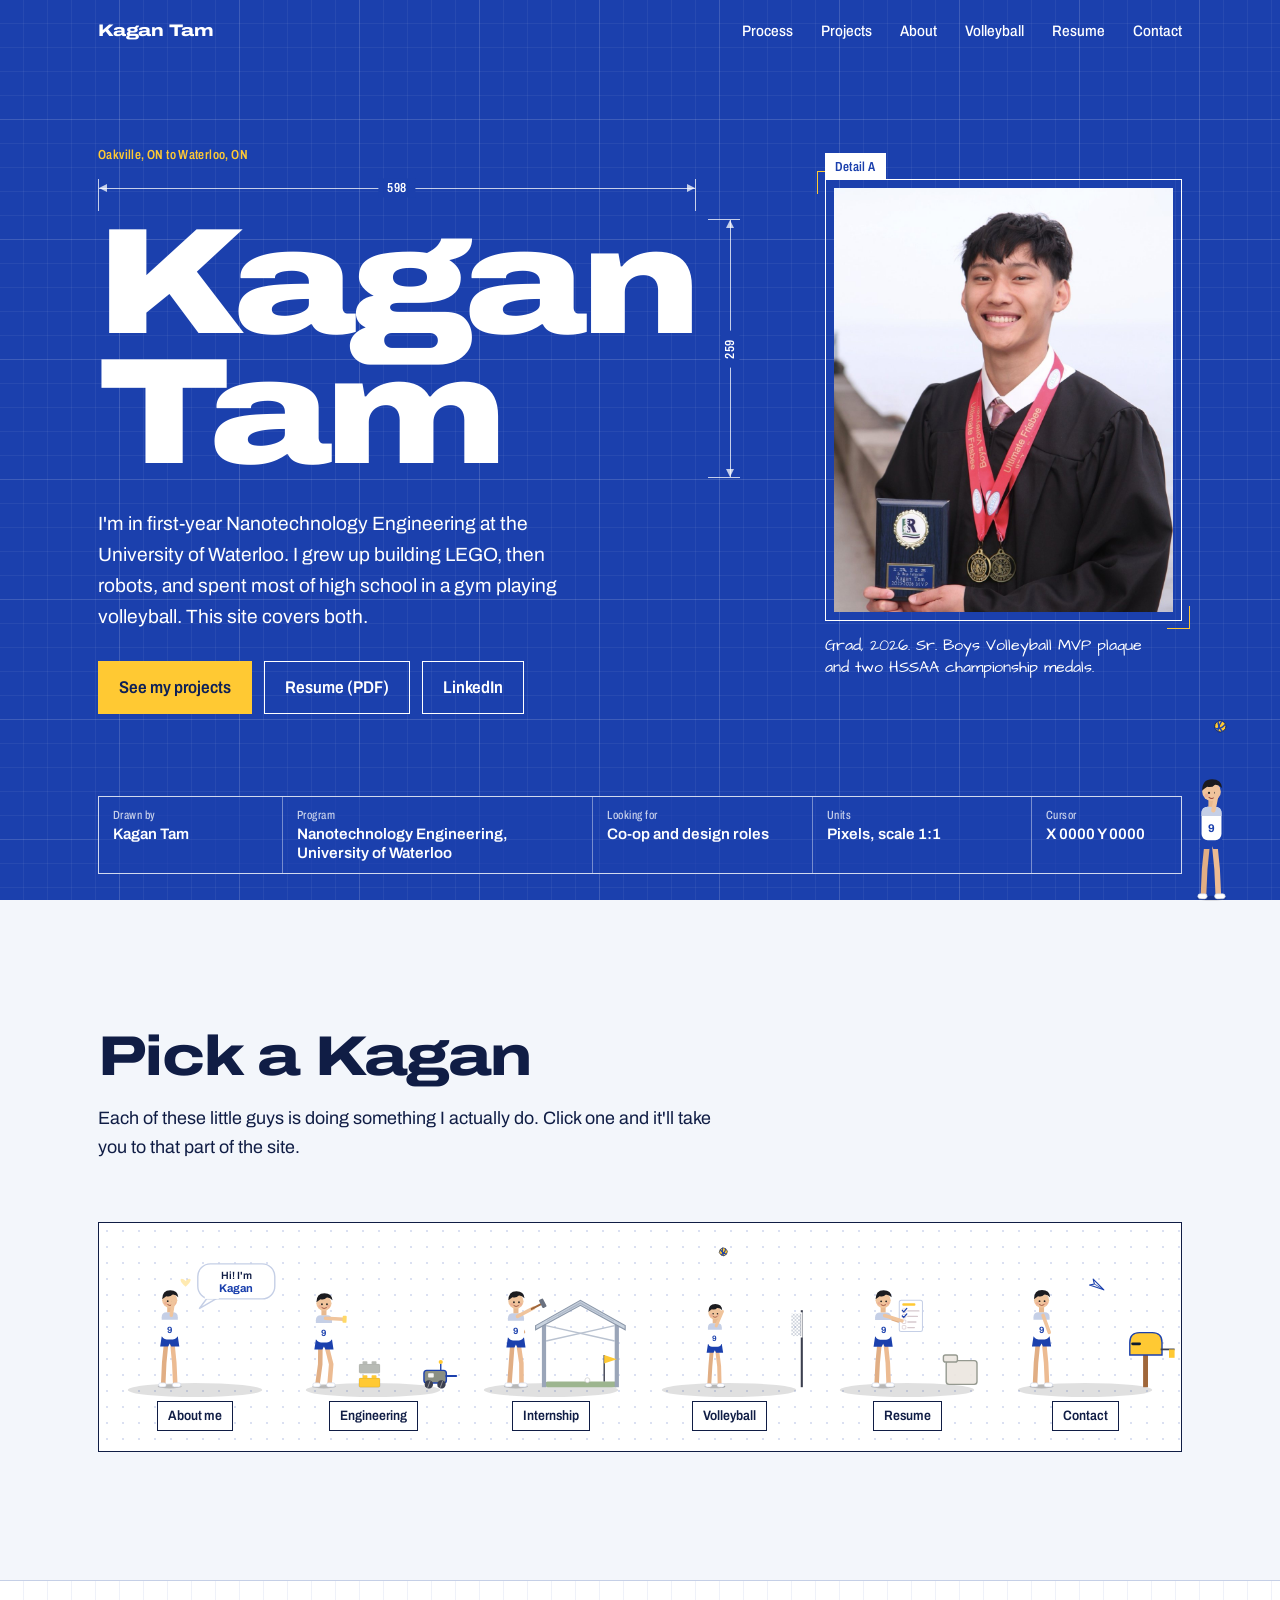
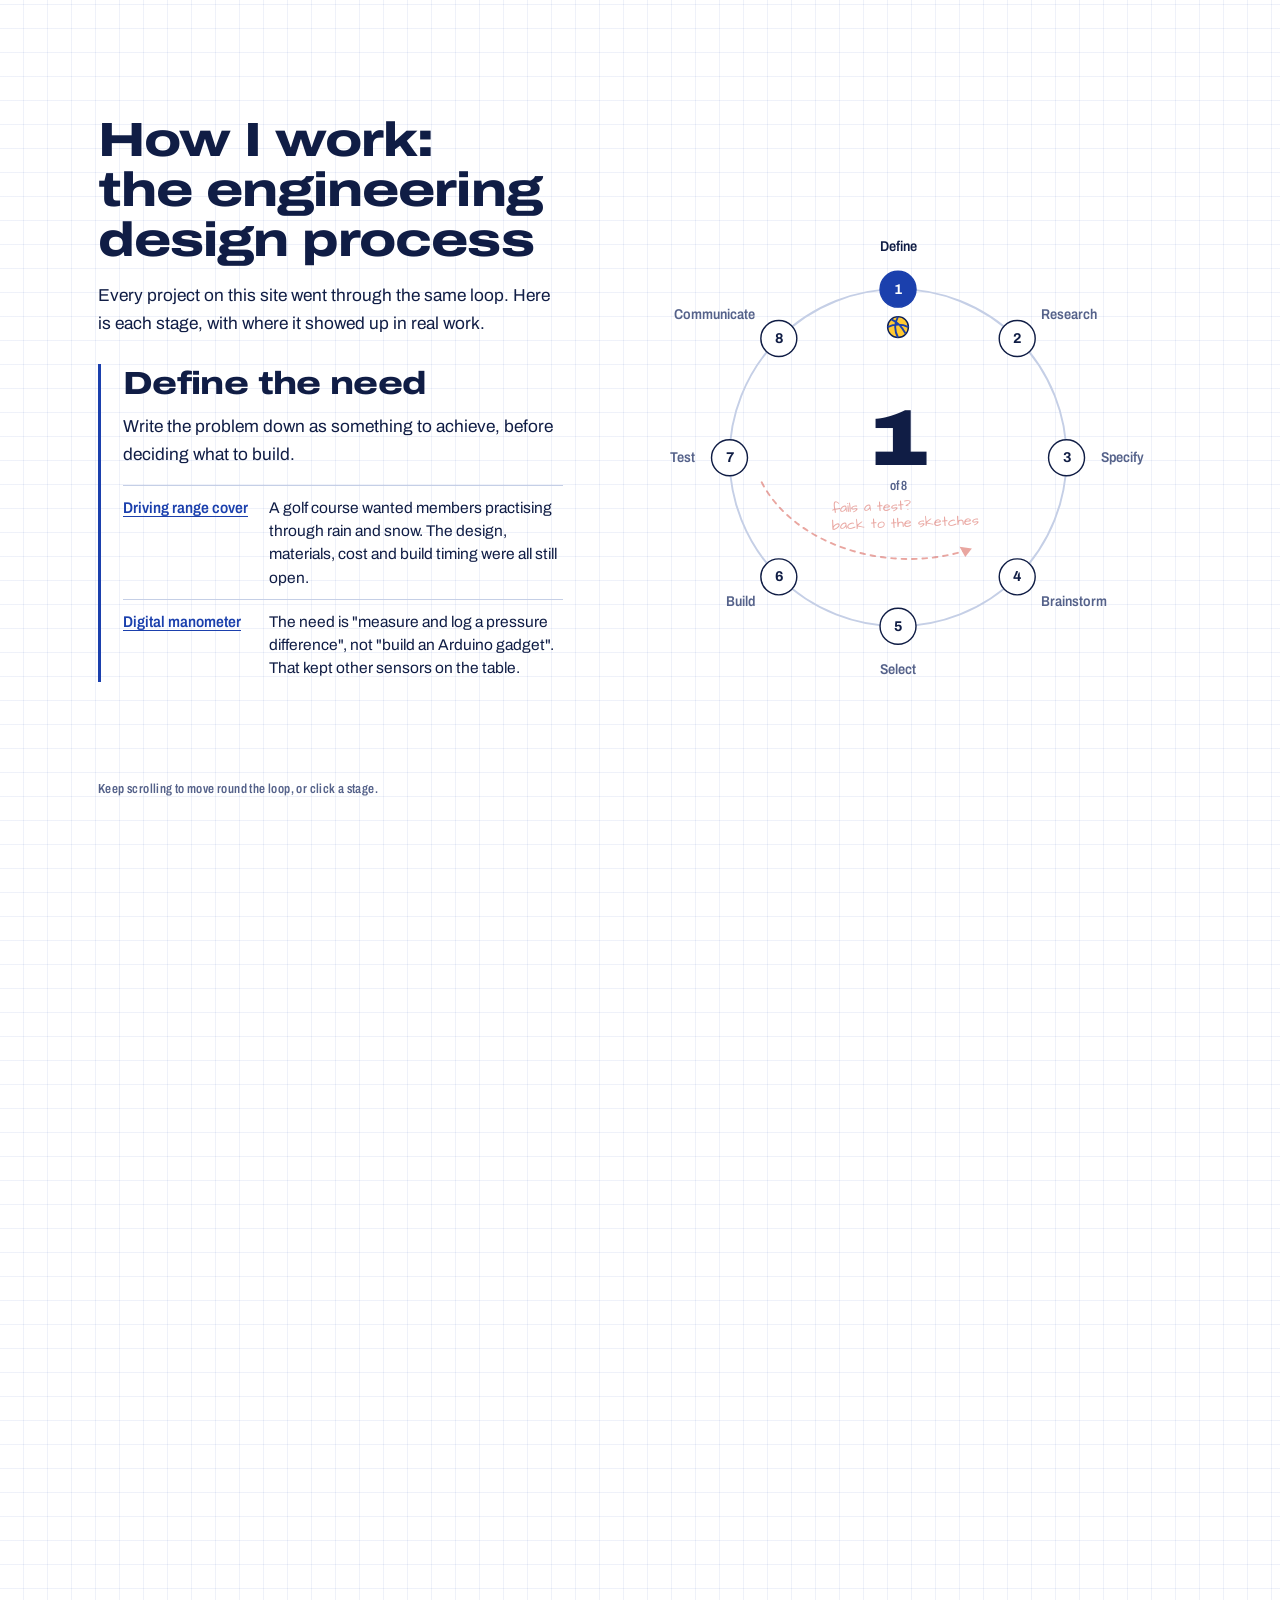
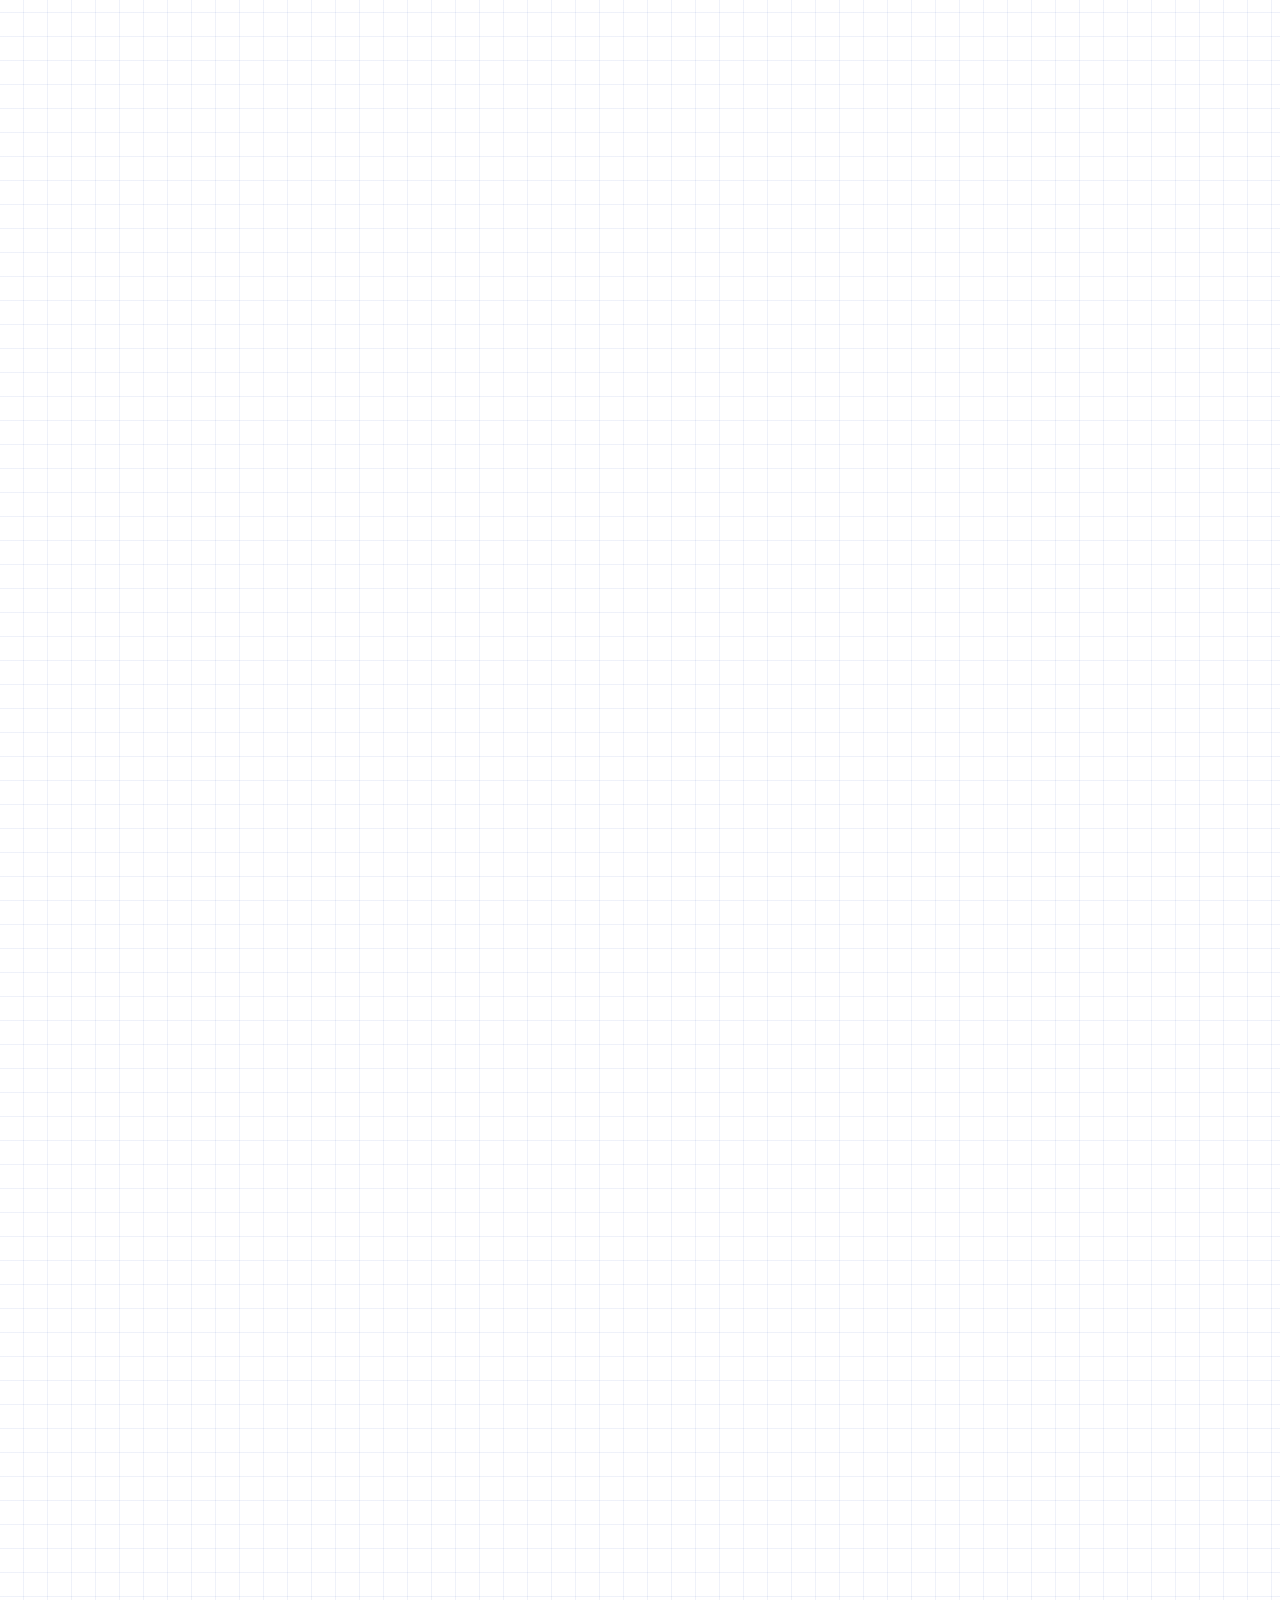
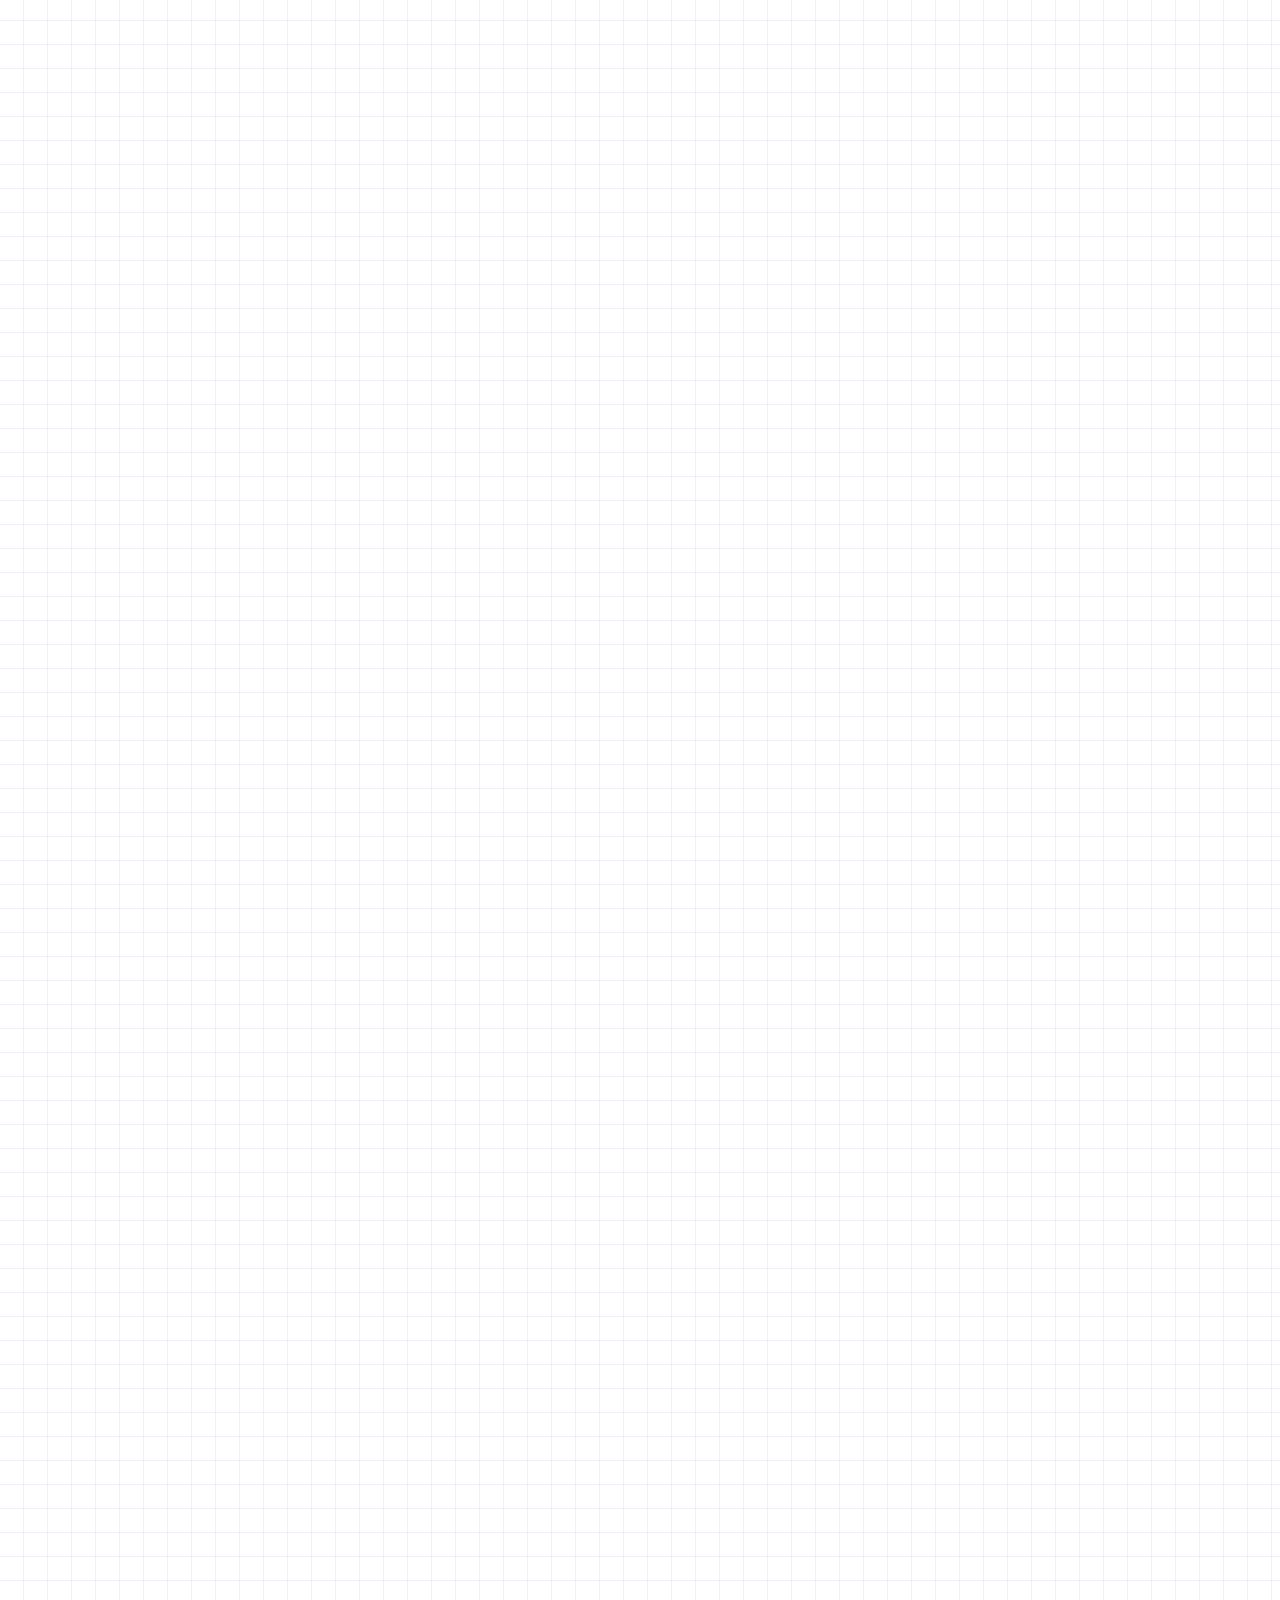
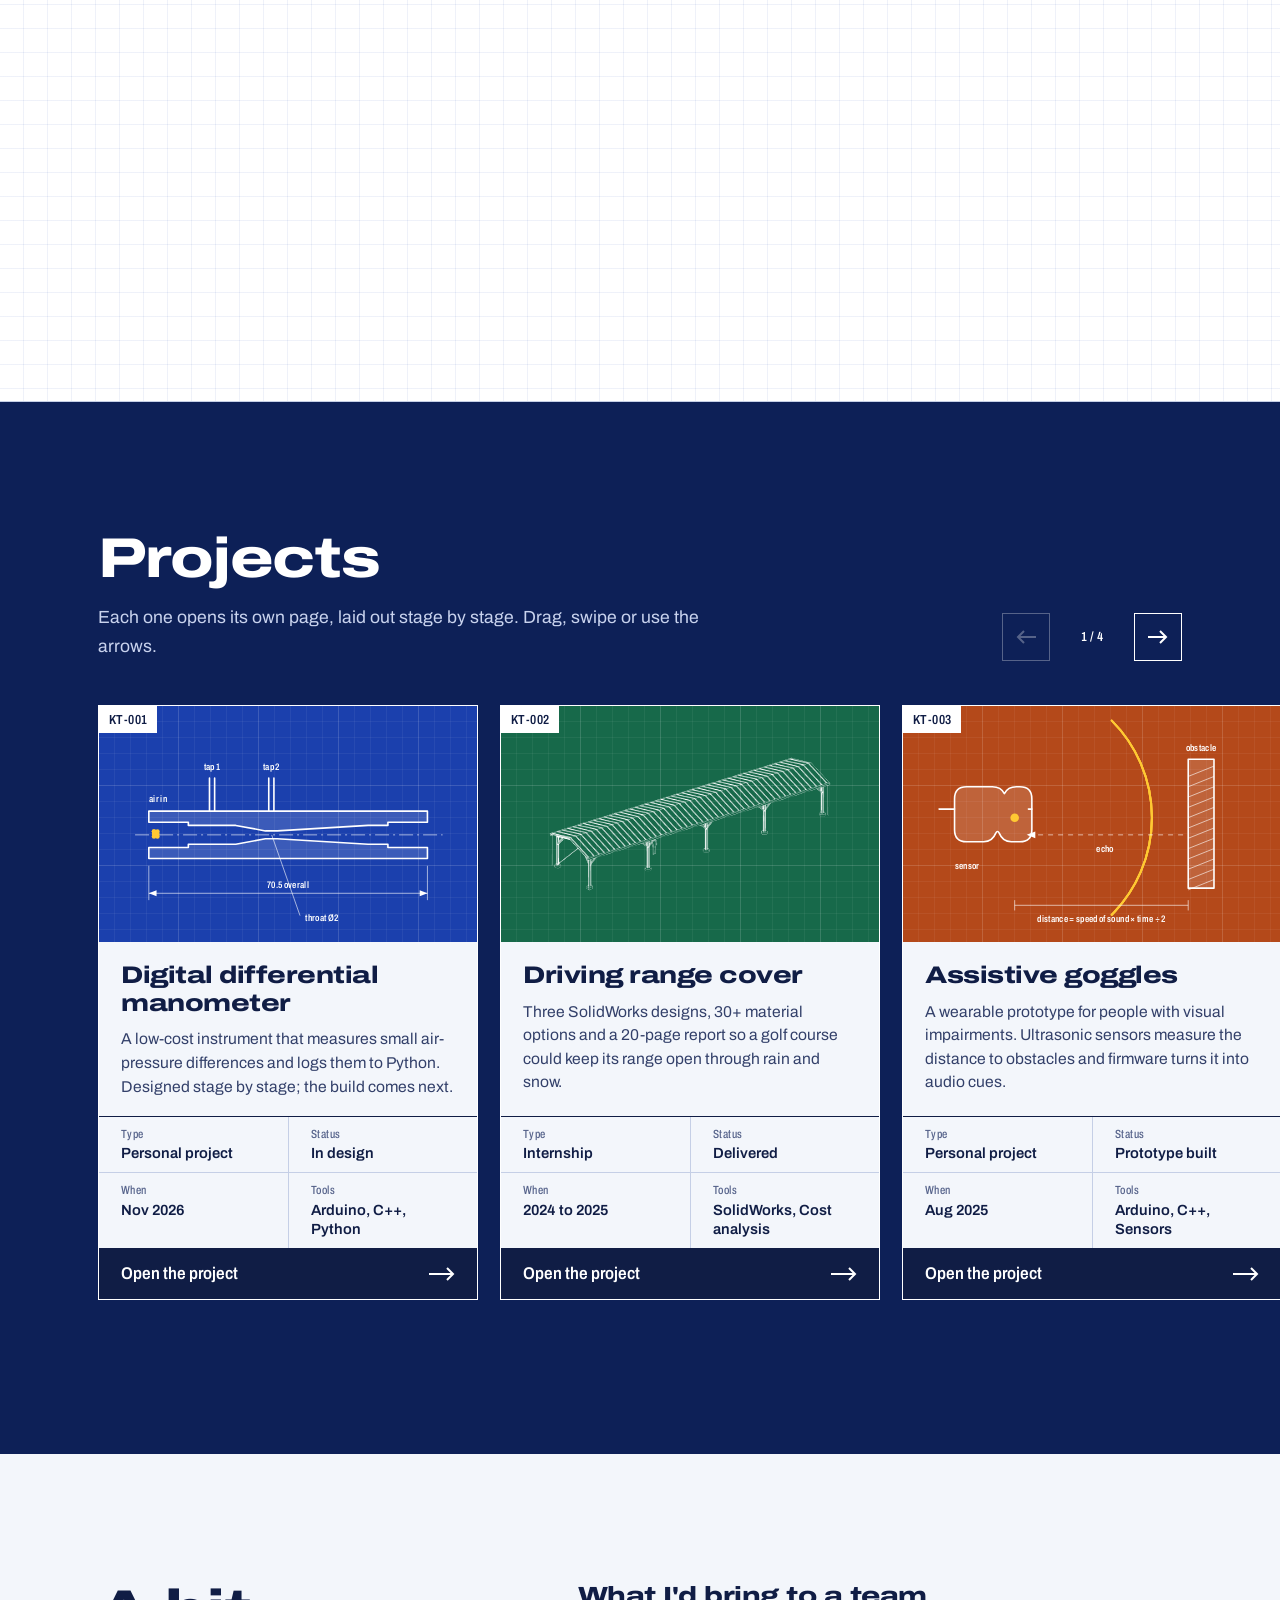
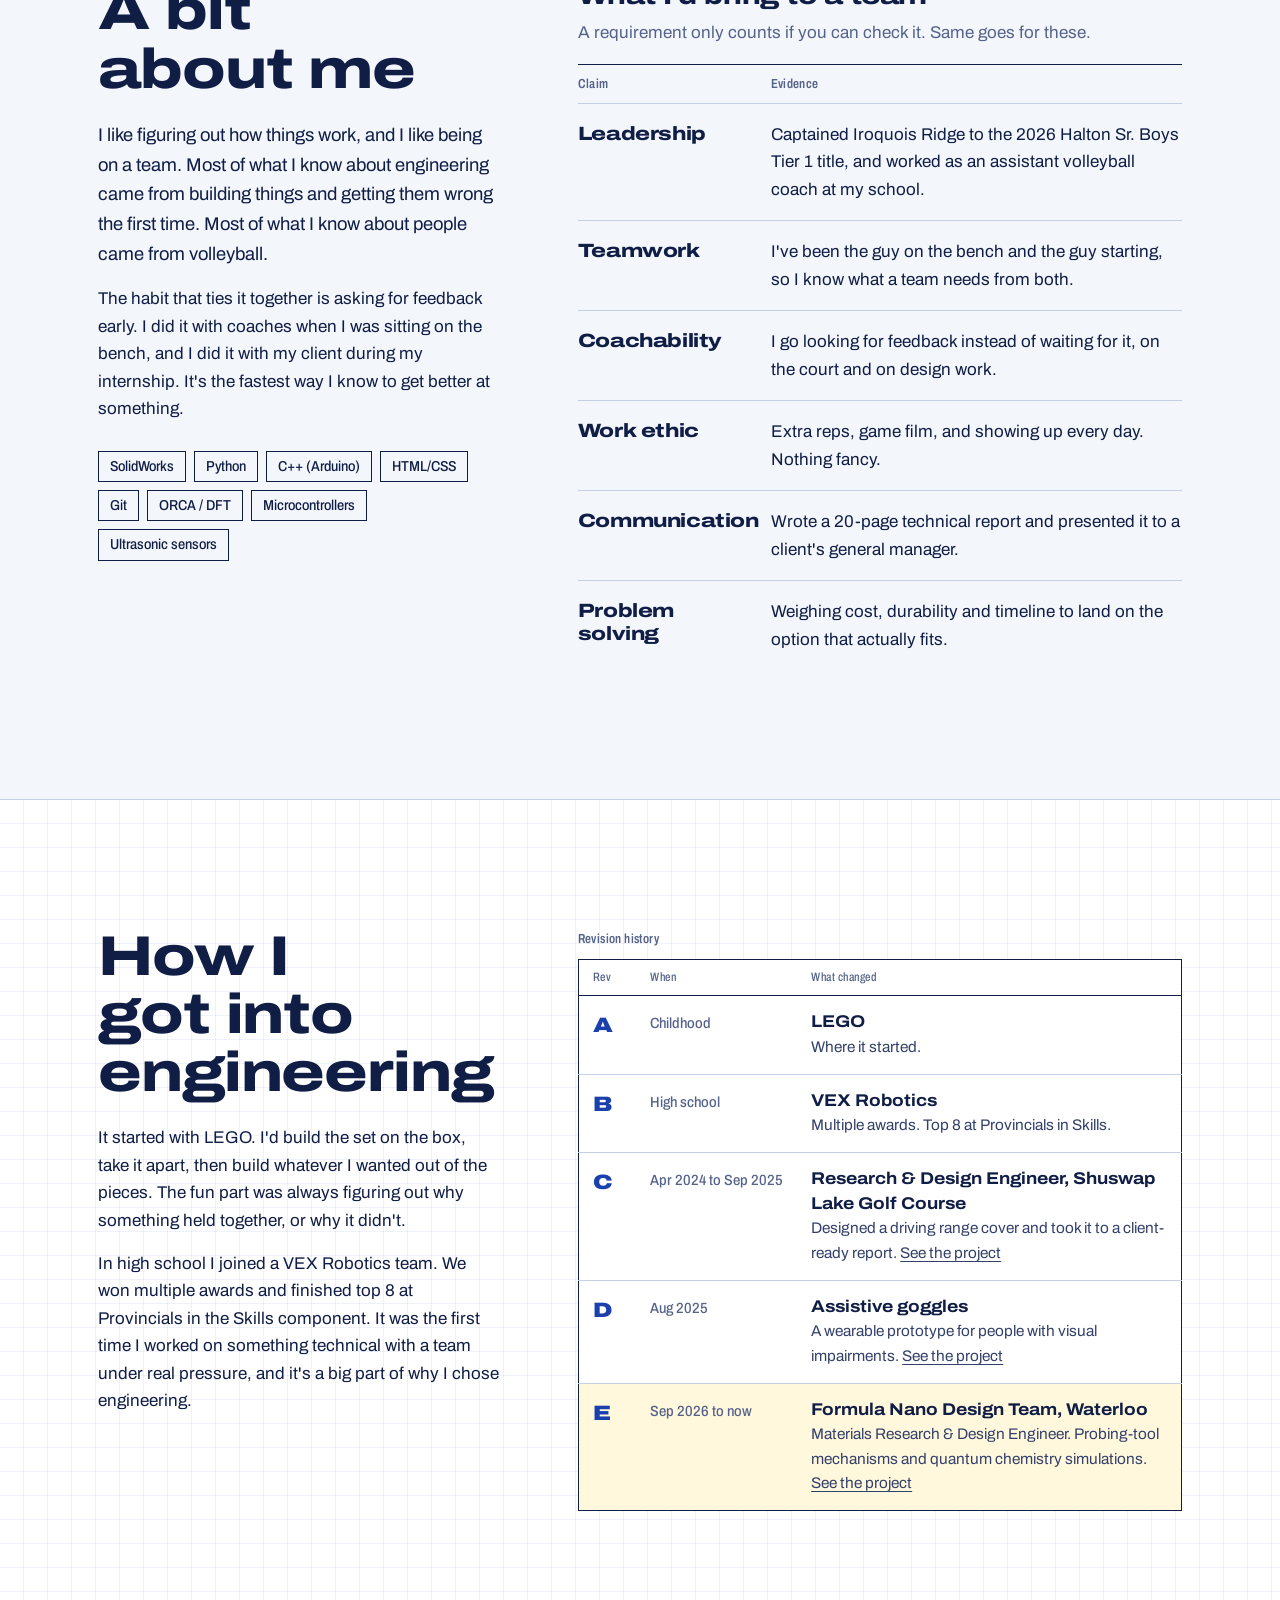
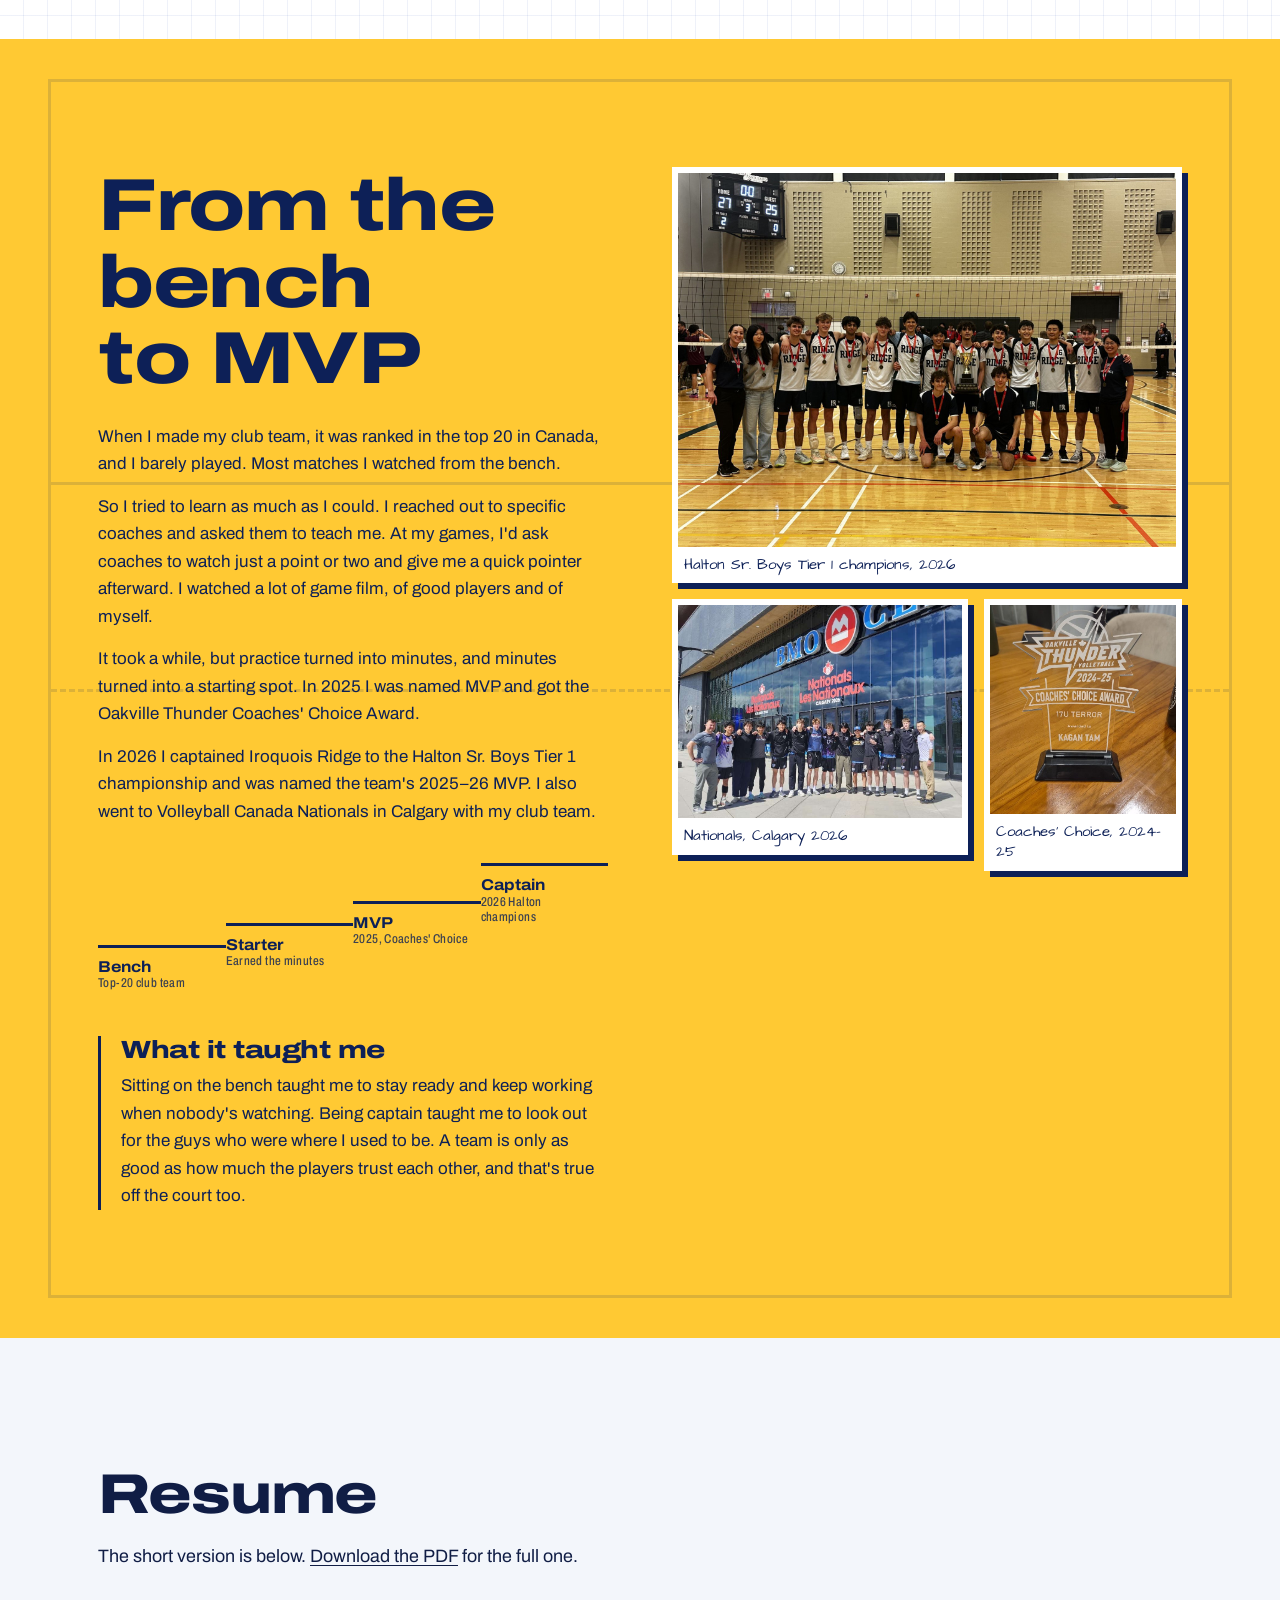
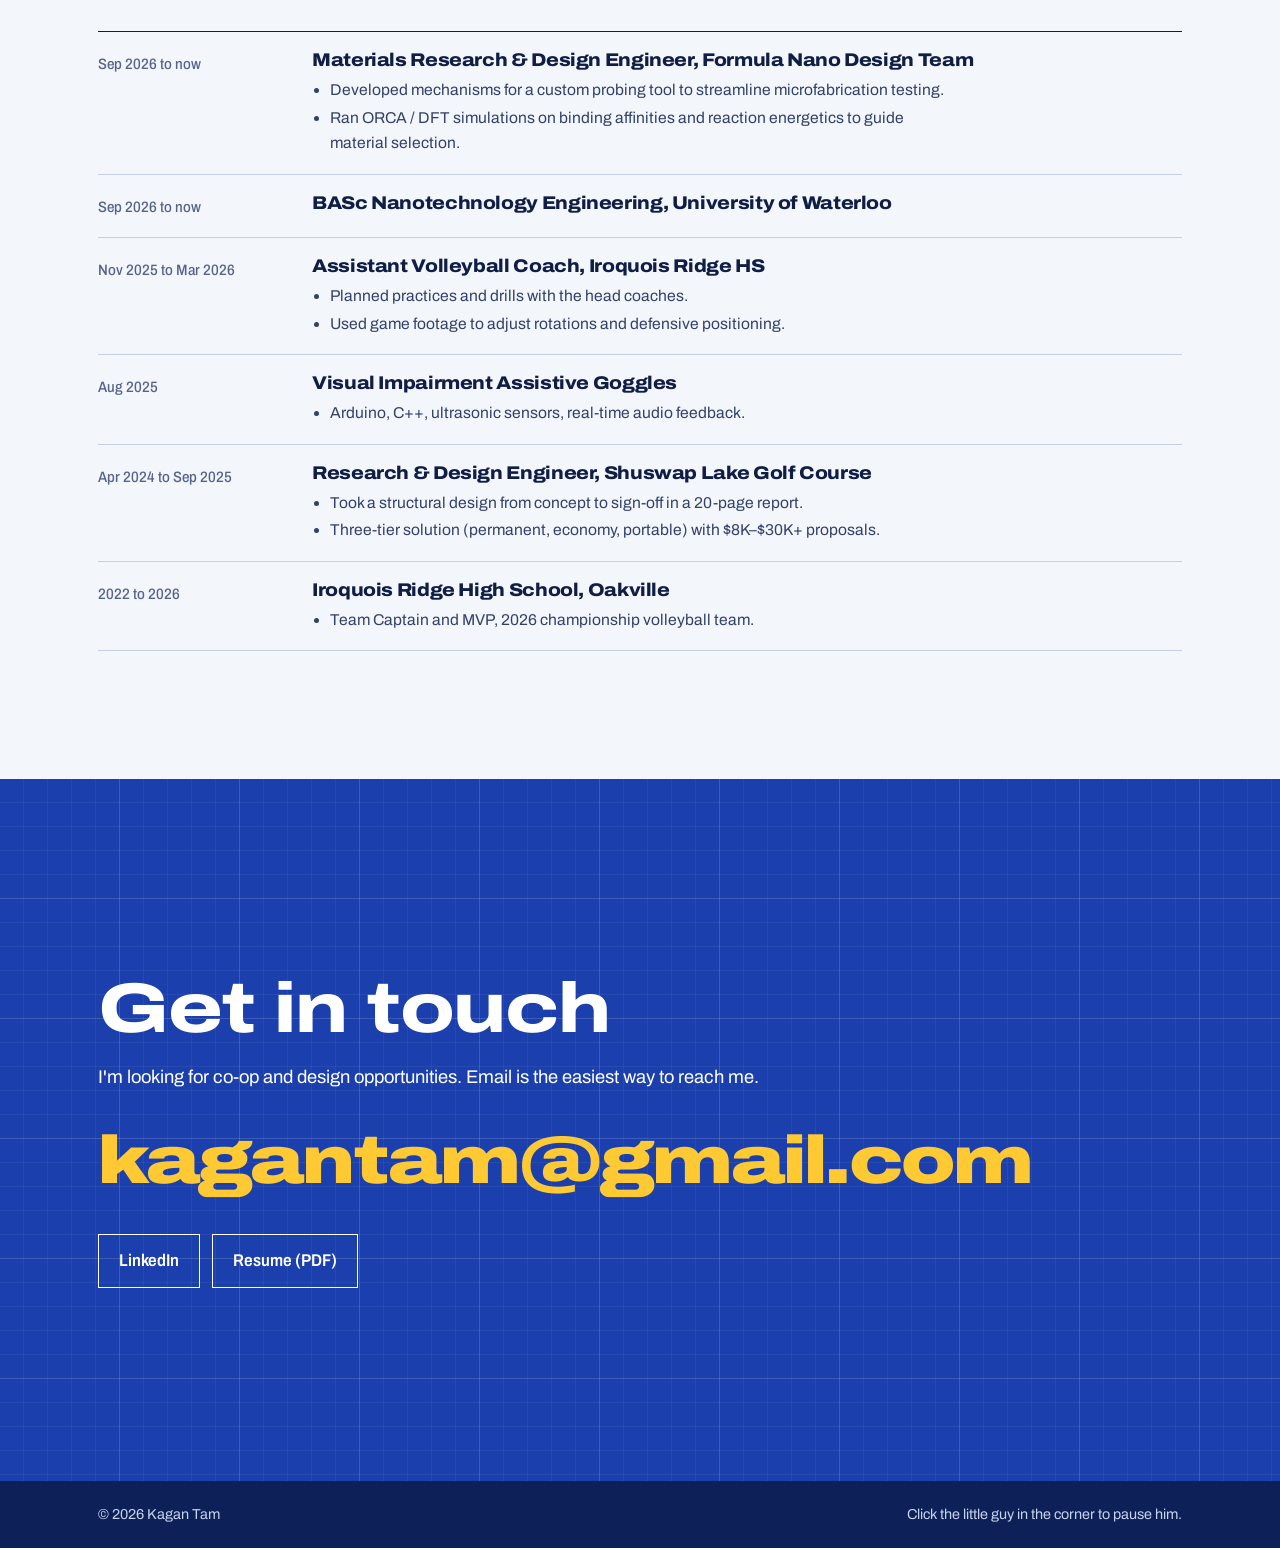
<file: index.html>
<!doctype html>
<html lang="en">
<head>
<meta charset="utf-8">
<meta name="viewport" content="width=device-width, initial-scale=1">
<title>Kagan Tam</title>
<meta name="description" content="Kagan Tam: Nanotechnology Engineering student at the University of Waterloo. Projects, design process, and volleyball.">
<meta property="og:title" content="Kagan Tam">
<meta property="og:description" content="Nanotechnology Engineering student at the University of Waterloo. Projects, design process, and volleyball.">
<link rel="icon" href="data:image/svg+xml,%3Csvg xmlns='http://www.w3.org/2000/svg' viewBox='0 0 32 32'%3E%3Ccircle cx='16' cy='16' r='14' fill='%23ffc933' stroke='%230d2057' stroke-width='2'/%3E%3Cpath d='M2 16q14-7 28 0M16 2q-8 14 0 28' stroke='%231b40ad' stroke-width='3' fill='none'/%3E%3C/svg%3E">
<link rel="preconnect" href="https://fonts.googleapis.com">
<link rel="preconnect" href="https://fonts.gstatic.com" crossorigin>
<link href="https://fonts.googleapis.com/css2?family=Archivo:wdth,wght@62..125,100..900&family=Architects+Daughter&display=swap" rel="stylesheet">
<link rel="stylesheet" href="css/site.css">
<script>document.documentElement.classList.add('js')</script>
</head>
<body>

<nav class="nav" aria-label="Main">
  <div class="wrap">
    <a class="nav-name" href="#top">Kagan Tam</a>
    <button class="nav-toggle" aria-expanded="false">Menu</button>
    <ul class="nav-links">
      <li><a href="#process">Process</a></li>
      <li><a href="#projects">Projects</a></li>
      <li><a href="#about">About</a></li>
      <li><a href="#volleyball">Volleyball</a></li>
      <li><a href="#resume">Resume</a></li>
      <li><a href="#contact">Contact</a></li>
    </ul>
  </div>
</nav>

<main>

<!-- ================= HERO: the drawing sheet ================= -->
<header class="hero sheet" id="top">
  <div class="wrap hero-grid">
    <div>
      <p class="hero-where lbl">Oakville, ON to Waterloo, ON</p>
      <h1 class="dim-name">
        <span class="dim dim-w" aria-hidden="true"><i></i><b data-dim="w">0</b></span>
        <span class="dim dim-h" aria-hidden="true"><i></i><b data-dim="h">0</b></span>
        <span class="ln">Kagan</span>
        <span class="ln">Tam</span>
      </h1>
      <p class="hero-lede">I'm in first-year Nanotechnology Engineering at the University of Waterloo. I grew up building LEGO, then robots, and spent most of high school in a gym playing volleyball. This site covers both.</p>
      <div class="hero-links">
        <a class="btn solid" href="#projects">See my projects</a>
        <a class="btn" href="resume.pdf" download="Kagan-Tam-Resume.pdf">Resume (PDF)</a>
        <a class="btn" href="https://www.linkedin.com/in/kagan-tam-325821357/" target="_blank" rel="noopener">LinkedIn</a>
      </div>
    </div>
    <figure class="detail">
      <div class="detail-frame">
        <span class="detail-tab lbl">Detail A</span>
        <img src="grad-photo.jpg" alt="Kagan Tam at graduation holding his 2025–2026 Sr. Boys Volleyball MVP plaque" width="1000" height="1500">
      </div>
      <figcaption class="hand">Grad, 2026. Sr. Boys Volleyball MVP plaque and two HSSAA championship medals.</figcaption>
    </figure>
  </div>
  <div class="wrap">
    <dl class="titleblock">
      <div style="--i:0"><dt>Drawn by</dt><dd>Kagan Tam</dd></div>
      <div style="--i:1"><dt>Program</dt><dd>Nanotechnology Engineering, University of Waterloo</dd></div>
      <div style="--i:2"><dt>Looking for</dt><dd>Co-op and design roles</dd></div>
      <div style="--i:3"><dt>Units</dt><dd>Pixels, scale 1:1</dd></div>
      <div style="--i:4" class="xy"><dt>Cursor</dt><dd class="num" data-xy>X 0000  Y 0000</dd></div>
    </dl>
  </div>
</header>

<!-- ================= PICK A KAGAN ================= -->
<section class="sec" id="sandbox">
  <div class="wrap">
    <div class="sec-head">
      <h2 data-reveal>Pick a Kagan</h2>
      <p data-reveal>Each of these little guys is doing something I actually do. Click one and it'll take you to that part of the site.</p>
    </div>
    <div class="sandbox" data-reveal>
      <a class="station" href="#about"><svg data-scene="about" viewBox="0 0 240 225"></svg><span class="tag">About me</span></a>
      <a class="station" href="#process"><svg data-scene="engineering" viewBox="0 0 240 225"></svg><span class="tag">Engineering</span></a>
      <a class="station" href="projects/driving-range-cover.html"><svg data-scene="internship" viewBox="0 0 240 225"></svg><span class="tag">Internship</span></a>
      <a class="station" href="#volleyball"><svg data-scene="volleyball" viewBox="0 0 240 225"></svg><span class="tag">Volleyball</span></a>
      <a class="station" href="#resume"><svg data-scene="resume" viewBox="0 0 240 225"></svg><span class="tag">Resume</span></a>
      <a class="station" href="#contact"><svg data-scene="contact" viewBox="0 0 240 225"></svg><span class="tag">Contact</span></a>
    </div>
  </div>
</section>

<!-- ================= HOW I WORK: the engineering design process =================
     Each <article class="stage-card"> is one stage of the loop. Edit the text
     freely. data-short is the label shown on the loop diagram. -->
<section class="process gridpaper" id="process">
  <div class="process-track">
    <div class="process-pin">
      <div class="wrap process-grid">
        <div>
          <h2>How I work: the engineering design process</h2>
          <p class="process-intro">Every project on this site went through the same loop. Here is each stage, with where it showed up in real work.</p>
          <div class="stages">

            <article class="stage-card" data-short="Define">
              <h3>Define the need</h3>
              <p>Write the problem down as something to achieve, before deciding what to build.</p>
              <ul class="proof">
                <li><a href="projects/driving-range-cover.html">Driving range cover</a><span>A golf course wanted members practising through rain and snow. The design, materials, cost and build timing were all still open.</span></li>
                <li><a href="projects/digital-manometer.html">Digital manometer</a><span>The need is "measure and log a pressure difference", not "build an Arduino gadget". That kept other sensors on the table.</span></li>
              </ul>
            </article>

            <article class="stage-card" data-short="Research">
              <h3>Research</h3>
              <p>Find out what already exists and where the limits are.</p>
              <ul class="proof">
                <li><a href="projects/driving-range-cover.html">Driving range cover</a><span>26 sources behind the final report, and 30+ material and bill-of-materials options compared.</span></li>
                <li><a href="projects/digital-manometer.html">Digital manometer</a><span>Sensor datasheet first, because it sets every limit. Then the fluids theory, then existing builds.</span></li>
              </ul>
            </article>

            <article class="stage-card" data-short="Specify">
              <h3>Specify requirements</h3>
              <p>Turn each need into a number and a way to check it.</p>
              <ul class="proof">
                <li><a href="projects/digital-manometer.html">Digital manometer</a><span>12 requirements, each with a target and a test. Accuracy within ±15 Pa. Total cost within $150 CAD.</span></li>
                <li><a href="projects/driving-range-cover.html">Driving range cover</a><span>Every design judged on the same four things: cost, lifespan, weather and build time.</span></li>
              </ul>
            </article>

            <article class="stage-card" data-short="Brainstorm">
              <h3>Brainstorm concepts</h3>
              <p>Come up with more than one answer before picking.</p>
              <ul class="proof">
                <li><a href="projects/driving-range-cover.html">Driving range cover</a><span>Three different structures in SolidWorks: a tensile canopy, a metal roof and a portable cover.</span></li>
                <li><a href="projects/digital-manometer.html">Digital manometer</a><span>Three ways to sense pressure, plus separate options for the display and the ports.</span></li>
              </ul>
            </article>

            <article class="stage-card" data-short="Select">
              <h3>Select a concept</h3>
              <p>Choose with a method I can show to someone else.</p>
              <ul class="proof">
                <li><a href="projects/digital-manometer.html">Digital manometer</a><span>A weighted decision matrix, with the weights agreed before scoring. The winner scored 4.40 out of 5 against 3.30 and 2.75.</span></li>
                <li><a href="projects/driving-range-cover.html">Driving range cover</a><span>Recommended the metal roof: the highest cost, but a 50 to 70 year life and the best in BC snow and wind.</span></li>
              </ul>
            </article>

            <article class="stage-card" data-short="Build">
              <h3>Develop and build</h3>
              <p>Detail the design, then make it.</p>
              <ul class="proof">
                <li><a href="projects/driving-range-cover.html">Driving range cover</a><span>5+ iterations of each design in SolidWorks.</span></li>
                <li><a href="projects/assistive-goggles.html">Assistive goggles</a><span>An Arduino, ultrasonic sensors and C++ firmware in a wearable prototype.</span></li>
                <li><a href="projects/formula-nano.html">Formula Nano</a><span>Mechanisms for a custom probing tool.</span></li>
              </ul>
            </article>

            <article class="stage-card" data-short="Test">
              <h3>Test and iterate</h3>
              <p>Check it against the requirements. Change one thing. Check again.</p>
              <ul class="proof">
                <li><a href="projects/assistive-goggles.html">Assistive goggles</a><span>Filtered out the sensor noise and false triggers that showed up during movement.</span></li>
                <li><a href="projects/driving-range-cover.html">Driving range cover</a><span>Presented to the general manager, then updated the final report with his feedback.</span></li>
                <li><a href="projects/digital-manometer.html">Digital manometer</a><span>Test plan written before the build, one test per requirement.</span></li>
              </ul>
            </article>

            <article class="stage-card" data-short="Communicate">
              <h3>Communicate the result</h3>
              <p>Write it up so someone else can act on it.</p>
              <ul class="proof">
                <li><a href="projects/driving-range-cover.html">Driving range cover</a><span>A 20-page report, presented to the client's general manager in September 2025.</span></li>
                <li><a href="projects/digital-manometer.html">Digital manometer</a><span>The design report follows this same loop, section by section.</span></li>
              </ul>
            </article>

          </div>
          <p class="process-hint lbl">Keep scrolling to move round the loop, or click a stage.</p>
        </div>
        <svg class="loop" aria-label="The engineering design process as a loop of eight stages"></svg>
      </div>
    </div>
  </div>
</section>

<!-- ================= PROJECTS =================
     The cards are built from js/projects.js. Add a project there. -->
<section class="sec rackwrap" id="projects">
  <div class="wrap rack-head">
    <div>
      <h2 data-reveal>Projects</h2>
      <p data-reveal>Each one opens its own page, laid out stage by stage. Drag, swipe or use the arrows.</p>
    </div>
    <div class="rack-ctl">
      <button data-rack="prev" aria-label="Previous project"><svg width="20" height="14" viewBox="0 0 20 14" fill="none" stroke="currentColor" stroke-width="2" aria-hidden="true"><path d="M20 7H2M8 1L2 7l6 6"/></svg></button>
      <span class="rack-count lbl num" aria-live="polite">1 / 4</span>
      <button data-rack="next" aria-label="Next project"><svg width="20" height="14" viewBox="0 0 20 14" fill="none" stroke="currentColor" stroke-width="2" aria-hidden="true"><path d="M0 7h18M12 1l6 6-6 6"/></svg></button>
    </div>
  </div>
  <div class="rack" tabindex="0" aria-label="Projects"></div>
  <noscript><p class="wrap">Projects: <a href="projects/digital-manometer.html">Digital manometer</a>, <a href="projects/driving-range-cover.html">Driving range cover</a>, <a href="projects/assistive-goggles.html">Assistive goggles</a>, <a href="projects/formula-nano.html">Formula Nano</a>.</p></noscript>
</section>

<!-- ================= ABOUT ================= -->
<section class="sec" id="about">
  <div class="wrap about-grid">
    <div>
      <h2 data-reveal>A bit about me</h2>
      <p class="lead" data-reveal style="margin-top:22px">I like figuring out how things work, and I like being on a team. Most of what I know about engineering came from building things and getting them wrong the first time. Most of what I know about people came from volleyball.</p>
      <p data-reveal>The habit that ties it together is asking for feedback early. I did it with coaches when I was sitting on the bench, and I did it with my client during my internship. It's the fastest way I know to get better at something.</p>
      <ul class="tools" data-reveal aria-label="Tools I use">
        <li>SolidWorks</li><li>Python</li><li>C++ (Arduino)</li><li>HTML/CSS</li><li>Git</li><li>ORCA / DFT</li><li>Microcontrollers</li><li>Ultrasonic sensors</li>
      </ul>
    </div>
    <div>
      <h3 data-reveal>What I'd bring to a team</h3>
      <p class="muted" data-reveal style="margin:8px 0 18px">A requirement only counts if you can check it. Same goes for these.</p>
      <div class="claims">
        <div class="claims-head lbl"><span>Claim</span><span>Evidence</span></div>
        <div class="claim" data-reveal><h3>Leadership</h3><p>Captained Iroquois Ridge to the 2026 Halton Sr. Boys Tier 1 title, and worked as an assistant volleyball coach at my school.</p></div>
        <div class="claim" data-reveal><h3>Teamwork</h3><p>I've been the guy on the bench and the guy starting, so I know what a team needs from both.</p></div>
        <div class="claim" data-reveal><h3>Coachability</h3><p>I go looking for feedback instead of waiting for it, on the court and on design work.</p></div>
        <div class="claim" data-reveal><h3>Work ethic</h3><p>Extra reps, game film, and showing up every day. Nothing fancy.</p></div>
        <div class="claim" data-reveal><h3>Communication</h3><p>Wrote a 20-page technical report and presented it to a client's general manager.</p></div>
        <div class="claim" data-reveal><h3>Problem solving</h3><p>Weighing cost, durability and timeline to land on the option that actually fits.</p></div>
      </div>
    </div>
  </div>
</section>

<!-- ================= PATH: how I got into engineering ================= -->
<section class="sec gridpaper" id="path" style="border-top:1px solid var(--rule)">
  <div class="wrap path-grid">
    <div>
      <h2 data-reveal>How I got into engineering</h2>
      <p data-reveal style="margin-top:22px">It started with LEGO. I'd build the set on the box, take it apart, then build whatever I wanted out of the pieces. The fun part was always figuring out why something held together, or why it didn't.</p>
      <p data-reveal>In high school I joined a VEX Robotics team. We won multiple awards and finished top 8 at Provincials in the Skills component. It was the first time I worked on something technical with a team under real pressure, and it's a big part of why I chose engineering.</p>
    </div>
    <table class="revs" data-reveal>
      <caption class="lbl">Revision history</caption>
      <thead><tr><th>Rev</th><th>When</th><th>What changed</th></tr></thead>
      <tbody>
        <tr><td>A</td><td>Childhood</td><td><strong>LEGO</strong><span>Where it started.</span></td></tr>
        <tr><td>B</td><td>High school</td><td><strong>VEX Robotics</strong><span>Multiple awards. Top 8 at Provincials in Skills.</span></td></tr>
        <tr><td>C</td><td>Apr 2024 to Sep 2025</td><td><strong>Research &amp; Design Engineer, Shuswap Lake Golf Course</strong><span>Designed a driving range cover and took it to a client-ready report. <a href="projects/driving-range-cover.html">See the project</a></span></td></tr>
        <tr><td>D</td><td>Aug 2025</td><td><strong>Assistive goggles</strong><span>A wearable prototype for people with visual impairments. <a href="projects/assistive-goggles.html">See the project</a></span></td></tr>
        <tr class="now"><td>E</td><td>Sep 2026 to now</td><td><strong>Formula Nano Design Team, Waterloo</strong><span>Materials Research &amp; Design Engineer. Probing-tool mechanisms and quantum chemistry simulations. <a href="projects/formula-nano.html">See the project</a></span></td></tr>
      </tbody>
    </table>
  </div>
</section>

<!-- ================= VOLLEYBALL ================= -->
<section class="sec court" id="volleyball">
  <div class="court-lines" aria-hidden="true"></div>
  <div class="wrap court-grid">
    <div>
      <h2 data-reveal>From the bench to MVP</h2>
      <div class="court-story">
        <p data-reveal>When I made my club team, it was ranked in the top 20 in Canada, and I barely played. Most matches I watched from the bench.</p>
        <p data-reveal>So I tried to learn as much as I could. I reached out to specific coaches and asked them to teach me. At my games, I'd ask coaches to watch just a point or two and give me a quick pointer afterward. I watched a lot of game film, of good players and of myself.</p>
        <p data-reveal>It took a while, but practice turned into minutes, and minutes turned into a starting spot. In 2025 I was named MVP and got the Oakville Thunder Coaches' Choice Award.</p>
        <p data-reveal>In 2026 I captained Iroquois Ridge to the Halton Sr. Boys Tier 1 championship and was named the team's 2025–26 MVP. I also went to Volleyball Canada Nationals in Calgary with my club team.</p>
      </div>
      <ol class="steps" data-reveal>
        <li>Bench<span>Top-20 club team</span></li>
        <li>Starter<span>Earned the minutes</span></li>
        <li>MVP<span>2025, Coaches' Choice</span></li>
        <li>Captain<span>2026 Halton champions</span></li>
      </ol>
      <div class="taught" data-reveal>
        <h3>What it taught me</h3>
        <p>Sitting on the bench taught me to stay ready and keep working when nobody's watching. Being captain taught me to look out for the guys who were where I used to be. A team is only as good as how much the players trust each other, and that's true off the court too.</p>
      </div>
    </div>
    <div class="shots">
      <figure data-reveal><img src="halton-champions.jpg" alt="Iroquois Ridge team with the Halton championship trophy" loading="lazy" width="1600" height="1200"><figcaption class="hand">Halton Sr. Boys Tier 1 champions, 2026</figcaption></figure>
      <figure data-reveal><img src="nationals-2026.jpg" alt="Club team outside Nationals in Calgary" loading="lazy" width="949" height="720"><figcaption class="hand">Nationals, Calgary 2026</figcaption></figure>
      <figure data-reveal><img src="coaches-choice-award.jpg" alt="Oakville Thunder Coaches' Choice Award" loading="lazy" width="675" height="1200" style="object-position:50% 40%"><figcaption class="hand">Coaches' Choice, 2024–25</figcaption></figure>
    </div>
  </div>
</section>

<!-- ================= RESUME ================= -->
<section class="sec" id="resume">
  <div class="wrap">
    <div class="sec-head">
      <h2 data-reveal>Resume</h2>
      <p data-reveal>The short version is below. <a href="resume.pdf" download="Kagan-Tam-Resume.pdf">Download the PDF</a> for the full one.</p>
    </div>
    <div class="cv">
      <div class="cv-row" data-reveal><span class="when">Sep 2026 to now</span><div><h3>Materials Research &amp; Design Engineer, Formula Nano Design Team</h3><ul><li>Developed mechanisms for a custom probing tool to streamline microfabrication testing.</li><li>Ran ORCA / DFT simulations on binding affinities and reaction energetics to guide material selection.</li></ul></div></div>
      <div class="cv-row" data-reveal><span class="when">Sep 2026 to now</span><div><h3>BASc Nanotechnology Engineering, University of Waterloo</h3></div></div>
      <div class="cv-row" data-reveal><span class="when">Nov 2025 to Mar 2026</span><div><h3>Assistant Volleyball Coach, Iroquois Ridge HS</h3><ul><li>Planned practices and drills with the head coaches.</li><li>Used game footage to adjust rotations and defensive positioning.</li></ul></div></div>
      <div class="cv-row" data-reveal><span class="when">Aug 2025</span><div><h3>Visual Impairment Assistive Goggles</h3><ul><li>Arduino, C++, ultrasonic sensors, real-time audio feedback.</li></ul></div></div>
      <div class="cv-row" data-reveal><span class="when">Apr 2024 to Sep 2025</span><div><h3>Research &amp; Design Engineer, Shuswap Lake Golf Course</h3><ul><li>Took a structural design from concept to sign-off in a 20-page report.</li><li>Three-tier solution (permanent, economy, portable) with $8K–$30K+ proposals.</li></ul></div></div>
      <div class="cv-row" data-reveal><span class="when">2022 to 2026</span><div><h3>Iroquois Ridge High School, Oakville</h3><ul><li>Team Captain and MVP, 2026 championship volleyball team.</li></ul></div></div>
    </div>
  </div>
</section>

<!-- ================= CONTACT ================= -->
<section class="sec sheet contact" id="contact">
  <div class="wrap">
    <h2 data-reveal>Get in touch</h2>
    <p data-reveal style="margin-top:18px;font-size:1.15rem">I'm looking for co-op and design opportunities. Email is the easiest way to reach me.</p>
    <a class="mail" data-reveal href="mailto:kagantam@gmail.com">kagantam@gmail.com</a>
    <div class="more" data-reveal>
      <a class="btn" href="https://www.linkedin.com/in/kagan-tam-325821357/" target="_blank" rel="noopener">LinkedIn</a>
      <a class="btn" href="resume.pdf" download="Kagan-Tam-Resume.pdf">Resume (PDF)</a>
    </div>
  </div>
</section>
</main>

<footer class="foot">
  <div class="wrap"><span>© <span data-year>2026</span> Kagan Tam</span><span>Click the little guy in the corner to pause him.</span></div>
</footer>

<button id="mini-me" title="Click to pause or play" aria-label="Pause or play the volleyball animation" aria-pressed="false"><svg viewBox="0 -110 130 360" data-scene="corner" aria-hidden="true"></svg></button>

<script src="js/projects.js"></script>
<script src="js/art.js"></script>
<script src="js/site.js"></script>
<script src="js/minime.js"></script>
</body>
</html>
</file>
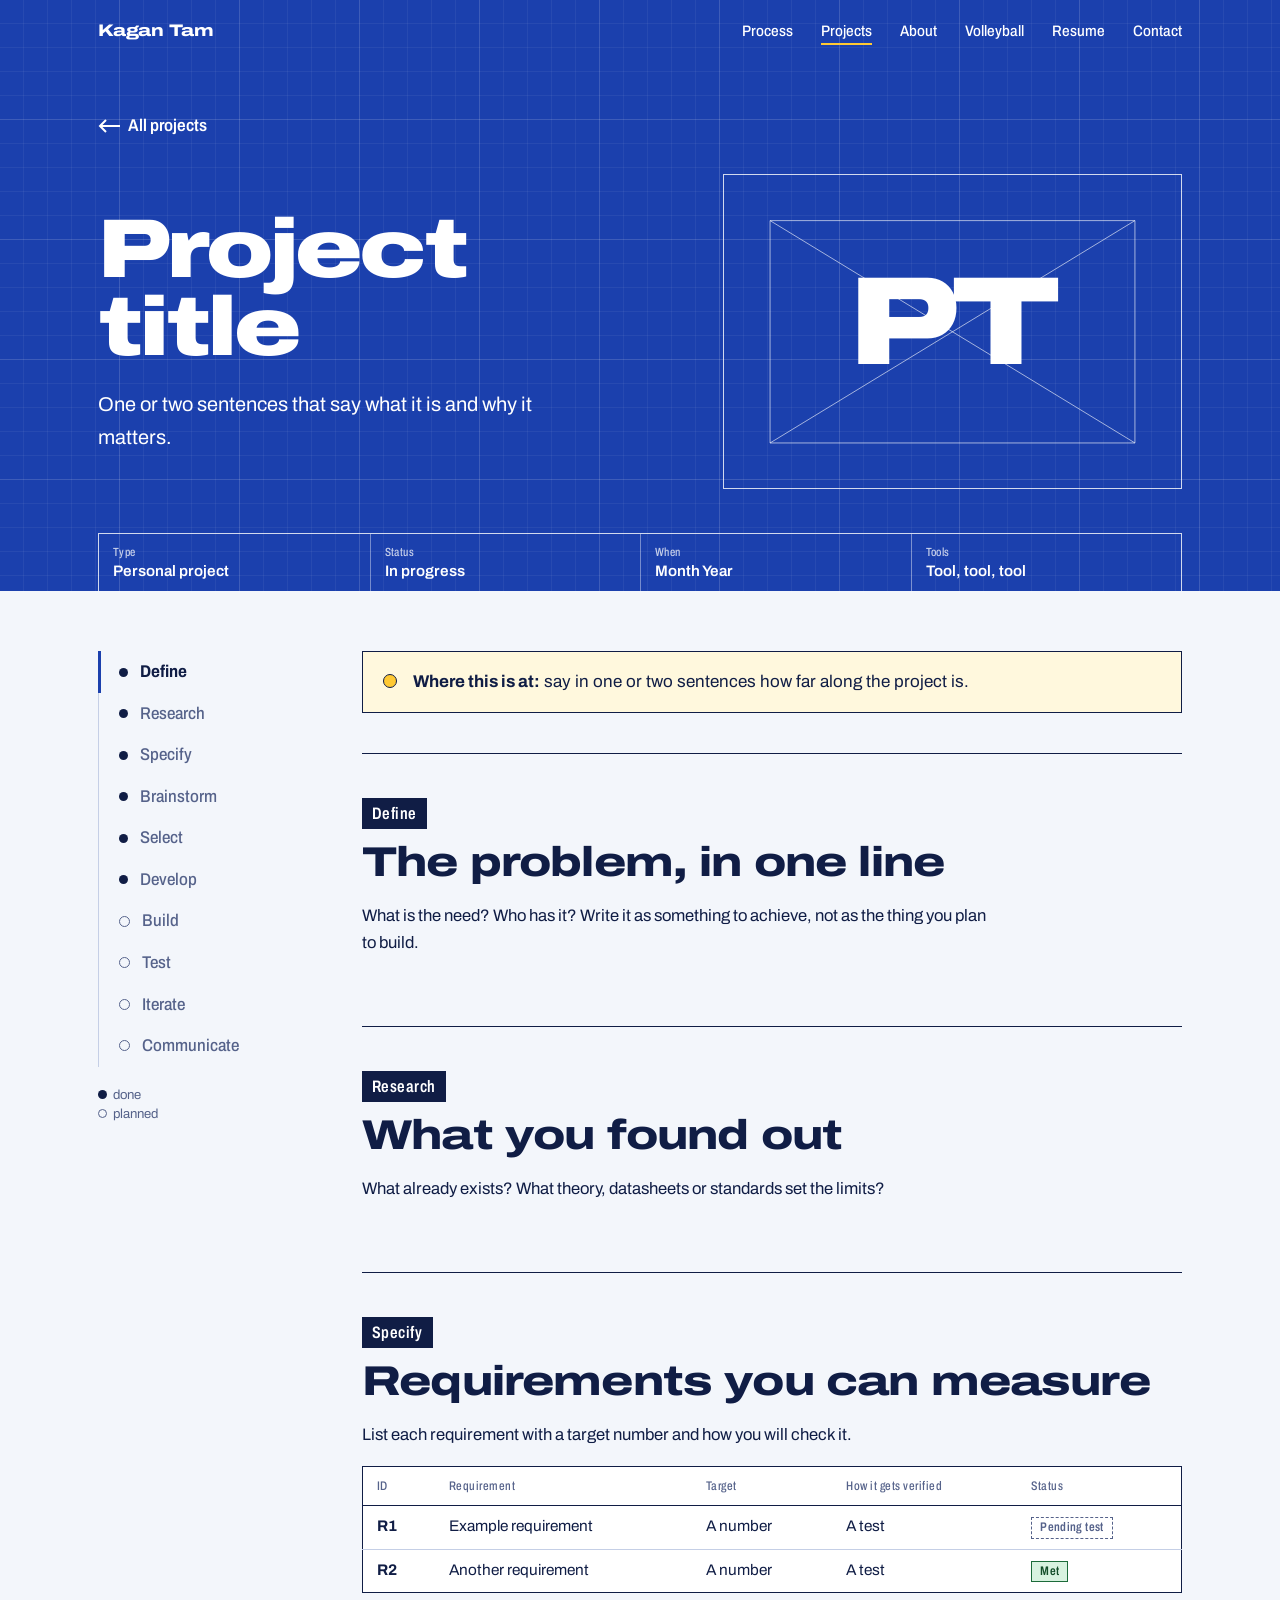
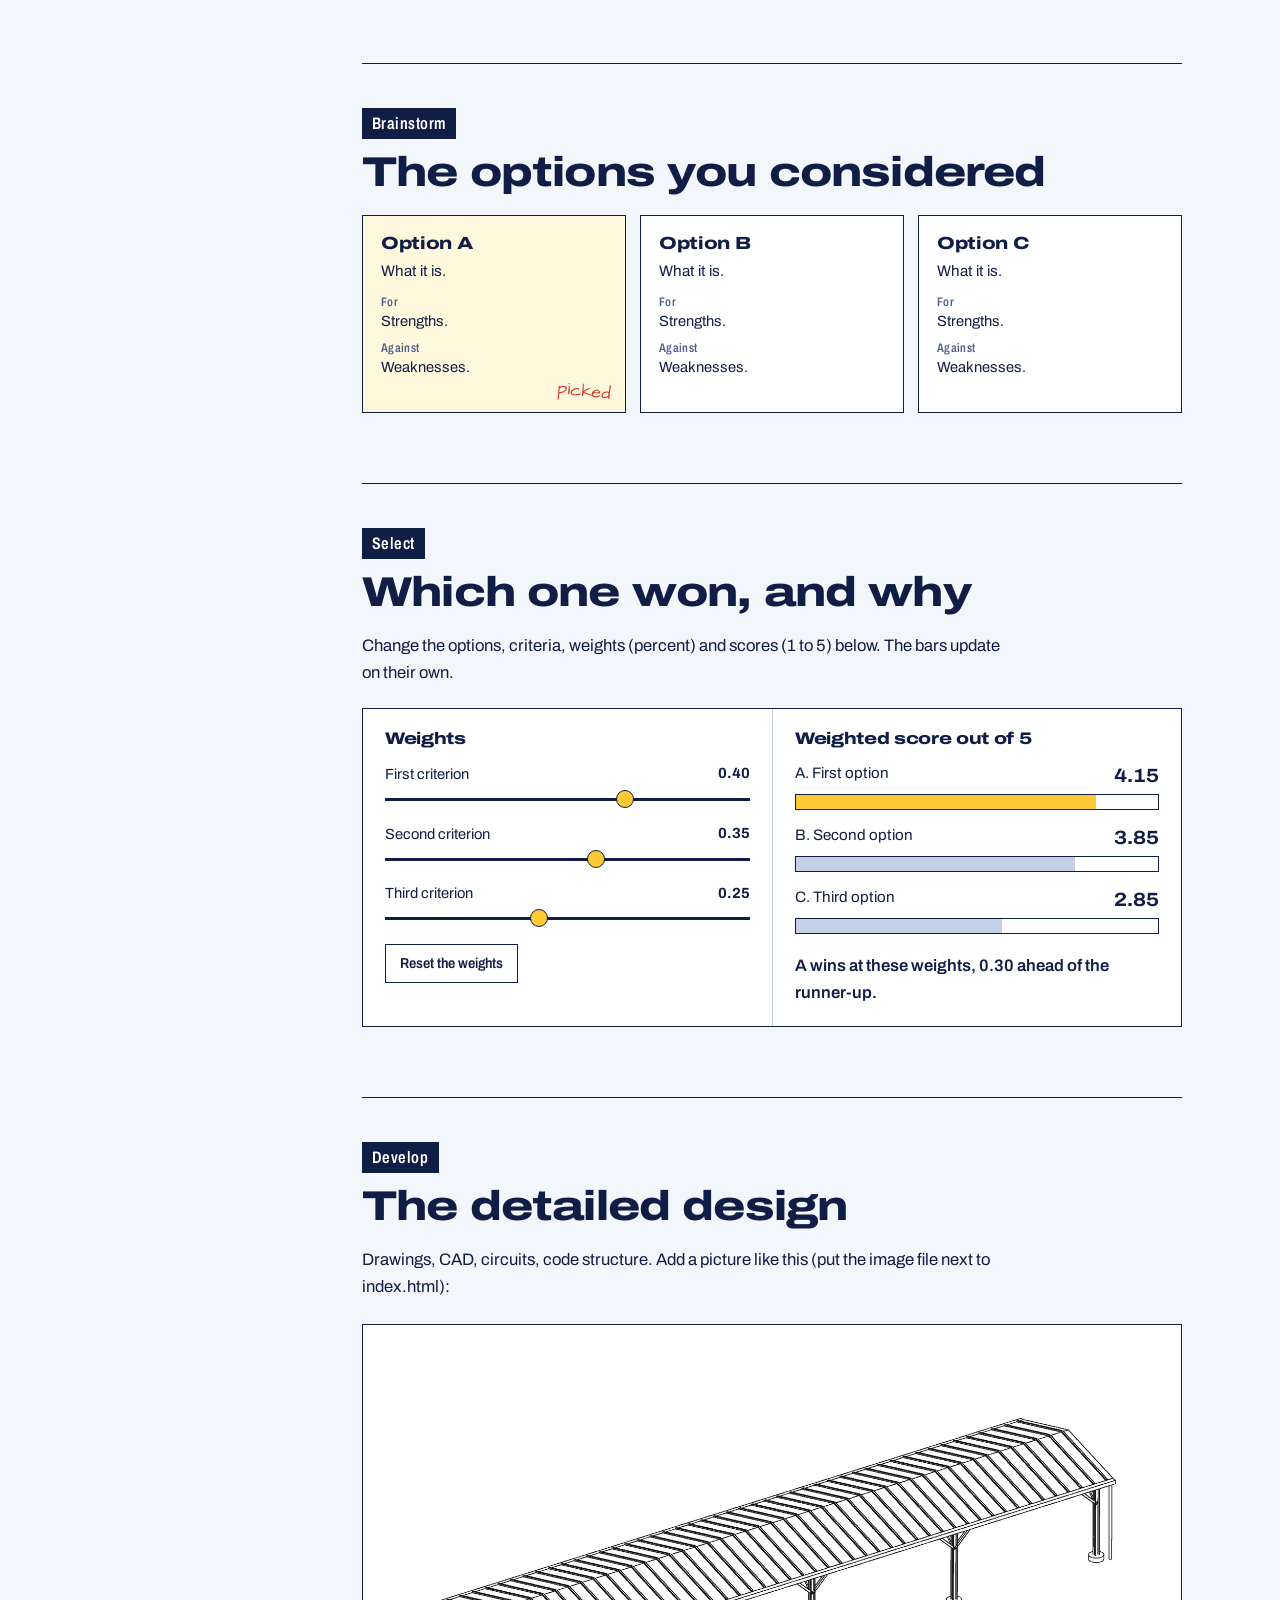
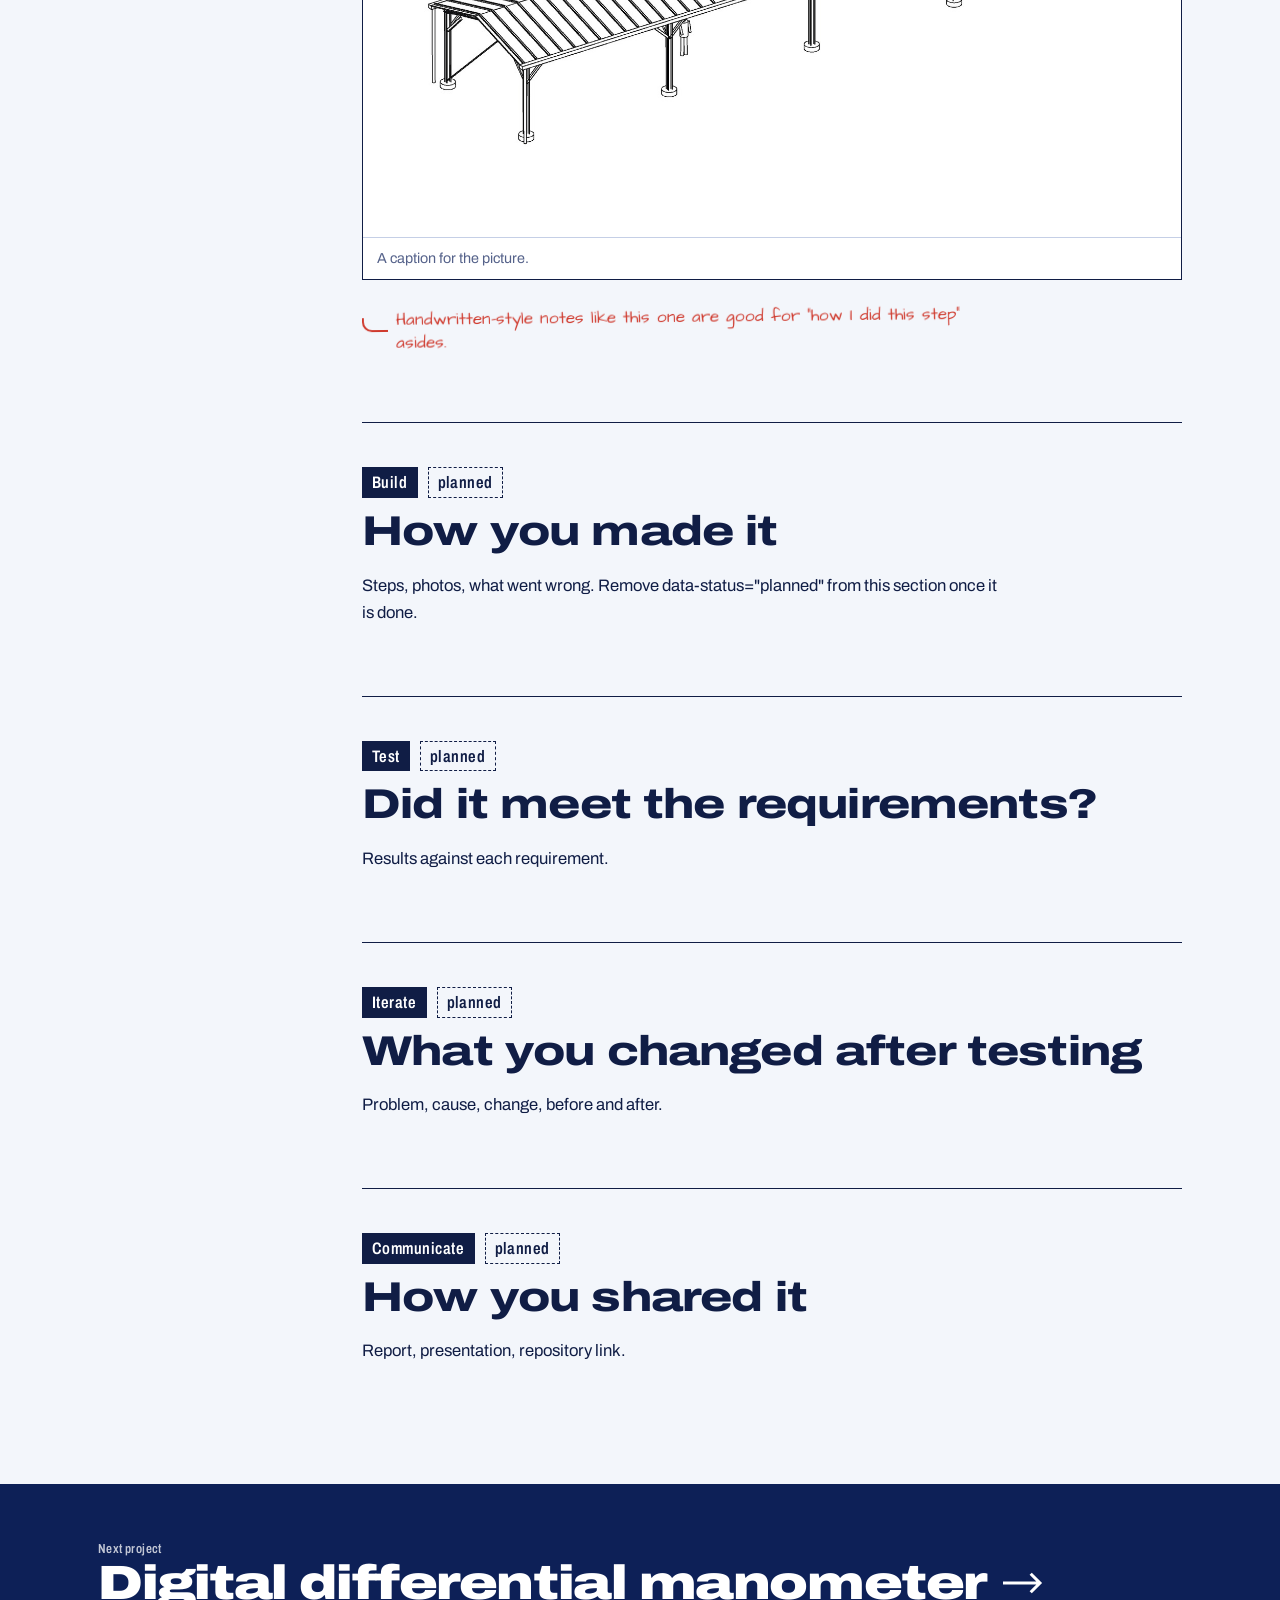
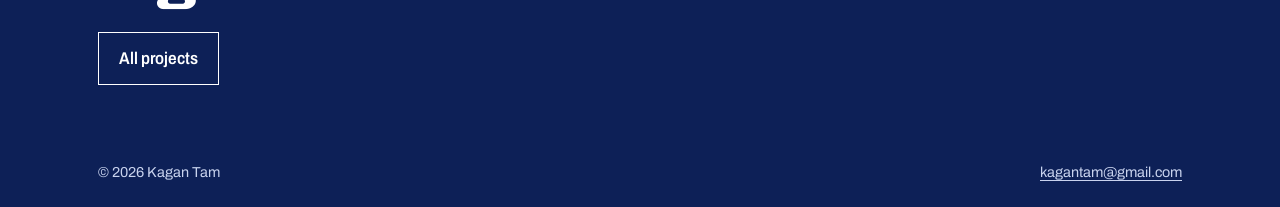
<file: template.html>
<!doctype html>
<html lang="en">
<head>
<meta charset="utf-8">
<meta name="viewport" content="width=device-width, initial-scale=1">
<title>Project title | Kagan Tam</title>
<meta name="description" content="One sentence about the project.">
<meta name="robots" content="noindex">
<link rel="icon" href="data:image/svg+xml,%3Csvg xmlns='http://www.w3.org/2000/svg' viewBox='0 0 32 32'%3E%3Ccircle cx='16' cy='16' r='14' fill='%23ffc933' stroke='%230d2057' stroke-width='2'/%3E%3Cpath d='M2 16q14-7 28 0M16 2q-8 14 0 28' stroke='%231b40ad' stroke-width='3' fill='none'/%3E%3C/svg%3E">
<link rel="preconnect" href="https://fonts.googleapis.com">
<link rel="preconnect" href="https://fonts.gstatic.com" crossorigin>
<link href="https://fonts.googleapis.com/css2?family=Archivo:wdth,wght@62..125,100..900&family=Architects+Daughter&display=swap" rel="stylesheet">
<link rel="stylesheet" href="../css/site.css">
<script>document.documentElement.classList.add('js')</script>
</head>
<!-- =====================================================================
     PROJECT PAGE TEMPLATE
     1. Copy this file and rename the copy, e.g. line-follower.html
     2. Add the project to js/projects.js with slug: "line-follower"
     3. Change data-project below to the same slug, then fill in the text.
     Delete any stage you don't need. Delete the "noindex" line in <head>.
     ===================================================================== -->
<!-- data-project must match this page's slug in js/projects.js. It sets the page colour,
     the header drawing and the "next project" link. data-root tells the scripts where the homepage is. -->
<body data-project="your-project-slug" data-root="../">

<nav class="nav" aria-label="Main">
  <div class="wrap">
    <a class="nav-name" href="../index.html">Kagan Tam</a>
    <button class="nav-toggle" aria-expanded="false">Menu</button>
    <ul class="nav-links">
      <li><a href="../index.html#process">Process</a></li>
      <li><a class="on" href="../index.html#projects">Projects</a></li>
      <li><a href="../index.html#about">About</a></li>
      <li><a href="../index.html#volleyball">Volleyball</a></li>
      <li><a href="../index.html#resume">Resume</a></li>
      <li><a href="../index.html#contact">Contact</a></li>
    </ul>
  </div>
</nav>

<main>
<!-- ================= HEADER ================= -->
<header class="phero sheet">
  <div class="wrap">
    <a class="back" href="../index.html#projects"><svg width="22" height="14" viewBox="0 0 22 14" fill="none" stroke="currentColor" stroke-width="2" aria-hidden="true"><path d="M22 7H2M8 1L2 7l6 6"/></svg>All projects</a>
    <div class="phero-grid">
      <div>
        <h1>Project title</h1>
        <p class="sub">One or two sentences that say what it is and why it matters.</p>
      </div>
      <div class="phero-art" data-art></div>
    </div>
    <dl class="titleblock">
      <div><dt>Type</dt><dd>Personal project</dd></div>
      <div><dt>Status</dt><dd>In progress</dd></div>
      <div><dt>When</dt><dd>Month Year</dd></div>
      <div><dt>Tools</dt><dd>Tool, tool, tool</dd></div>
    </dl>
  </div>
</header>

<!-- ================= BODY =================
     Each <section class="stage"> is one stage of the design process.
       id          used by the side menu link
       data-stage  the name shown in the side menu
       data-status "planned" draws a hollow dot (not done yet); leave it out when done -->
<div class="wrap">
  <div class="pbody">
    <nav class="rail" aria-label="Design process stages">
      <ol></ol>
      <p class="key"><i></i>done<br><i class="o"></i>planned</p>
    </nav>
    <div>
      <!-- Optional status box. Delete it once the project is finished. -->
      <div class="status"><span class="dot"></span><p><strong>Where this is at:</strong> say in one or two sentences how far along the project is.</p></div>

      <section class="stage" id="define" data-stage="Define">
        <p class="stage-tag lbl"><b>Define</b></p>
        <h2>The problem, in one line</h2>
        <p>What is the need? Who has it? Write it as something to achieve, not as the thing you plan to build.</p>
      </section>

      <section class="stage" id="research" data-stage="Research">
        <p class="stage-tag lbl"><b>Research</b></p>
        <h2>What you found out</h2>
        <p>What already exists? What theory, datasheets or standards set the limits?</p>
      </section>

      <section class="stage" id="specify" data-stage="Specify">
        <p class="stage-tag lbl"><b>Specify</b></p>
        <h2>Requirements you can measure</h2>
        <p>List each requirement with a target number and how you will check it.</p>
        <div class="tablewrap"><table class="spec">
          <thead><tr><th>ID</th><th>Requirement</th><th>Target</th><th>How it gets verified</th><th>Status</th></tr></thead>
          <tbody>
            <tr><td>R1</td><td>Example requirement</td><td>A number</td><td>A test</td><td><span class="chip wait">Pending test</span></td></tr>
            <tr><td>R2</td><td>Another requirement</td><td>A number</td><td>A test</td><td><span class="chip met">Met</span></td></tr>
          </tbody>
        </table></div>
      </section>

      <section class="stage" id="brainstorm" data-stage="Brainstorm">
        <p class="stage-tag lbl"><b>Brainstorm</b></p>
        <h2>The options you considered</h2>
        <div class="cards3">
          <div class="opt win"><h3>Option A</h3><p>What it is.</p><dl><dt>For</dt><dd>Strengths.</dd><dt>Against</dt><dd>Weaknesses.</dd></dl></div>
          <div class="opt"><h3>Option B</h3><p>What it is.</p><dl><dt>For</dt><dd>Strengths.</dd><dt>Against</dt><dd>Weaknesses.</dd></dl></div>
          <div class="opt"><h3>Option C</h3><p>What it is.</p><dl><dt>For</dt><dd>Strengths.</dd><dt>Against</dt><dd>Weaknesses.</dd></dl></div>
        </div>
      </section>

      <section class="stage" id="select" data-stage="Select">
        <p class="stage-tag lbl"><b>Select</b></p>
        <h2>Which one won, and why</h2>
        <p>Change the options, criteria, weights (percent) and scores (1 to 5) below. The bars update on their own.</p>
        <div class="matrix" data-options="A. First option|B. Second option|C. Third option">
          <div>
            <h3>Weights</h3>
            <div class="wrow" data-weight="40" data-scores="5,3,2"><label>First criterion</label></div>
            <div class="wrow" data-weight="35" data-scores="4,4,3"><label>Second criterion</label></div>
            <div class="wrow" data-weight="25" data-scores="3,5,4"><label>Third criterion</label></div>
            <button class="btn reset">Reset the weights</button>
          </div>
          <div>
            <h3>Weighted score out of 5</h3>
            <div class="bars"></div>
            <p class="verdict" aria-live="polite"></p>
          </div>
        </div>
      </section>

      <section class="stage" id="develop" data-stage="Develop">
        <p class="stage-tag lbl"><b>Develop</b></p>
        <h2>The detailed design</h2>
        <p>Drawings, CAD, circuits, code structure. Add a picture like this (put the image file next to index.html):</p>
        <figure class="fig"><img src="../cad-metal-roof_1.jpg" alt="Describe the picture"><figcaption>A caption for the picture.</figcaption></figure>
        <p class="note">Handwritten-style notes like this one are good for "how I did this step" asides.</p>
      </section>

      <section class="stage" id="build" data-stage="Build" data-status="planned">
        <p class="stage-tag lbl"><b>Build</b><span class="planned">planned</span></p>
        <h2>How you made it</h2>
        <p>Steps, photos, what went wrong. Remove data-status="planned" from this section once it is done.</p>
      </section>

      <section class="stage" id="test" data-stage="Test" data-status="planned">
        <p class="stage-tag lbl"><b>Test</b><span class="planned">planned</span></p>
        <h2>Did it meet the requirements?</h2>
        <p>Results against each requirement.</p>
      </section>

      <section class="stage" id="iterate" data-stage="Iterate" data-status="planned">
        <p class="stage-tag lbl"><b>Iterate</b><span class="planned">planned</span></p>
        <h2>What you changed after testing</h2>
        <p>Problem, cause, change, before and after.</p>
      </section>

      <section class="stage" id="communicate" data-stage="Communicate" data-status="planned">
        <p class="stage-tag lbl"><b>Communicate</b><span class="planned">planned</span></p>
        <h2>How you shared it</h2>
        <p>Report, presentation, repository link.</p>
      </section>
    </div>
  </div>
</div>
</main>

<!-- "Next project" link: filled in automatically from js/projects.js -->
<aside class="pnext"><div class="wrap"></div></aside>
<footer class="foot">
  <div class="wrap"><span>© <span data-year>2026</span> Kagan Tam</span><a href="mailto:kagantam@gmail.com">kagantam@gmail.com</a></div>
</footer>

<script src="../js/projects.js"></script>
<script src="../js/art.js"></script>
<script src="../js/site.js"></script>
</body>
</html>
</file>
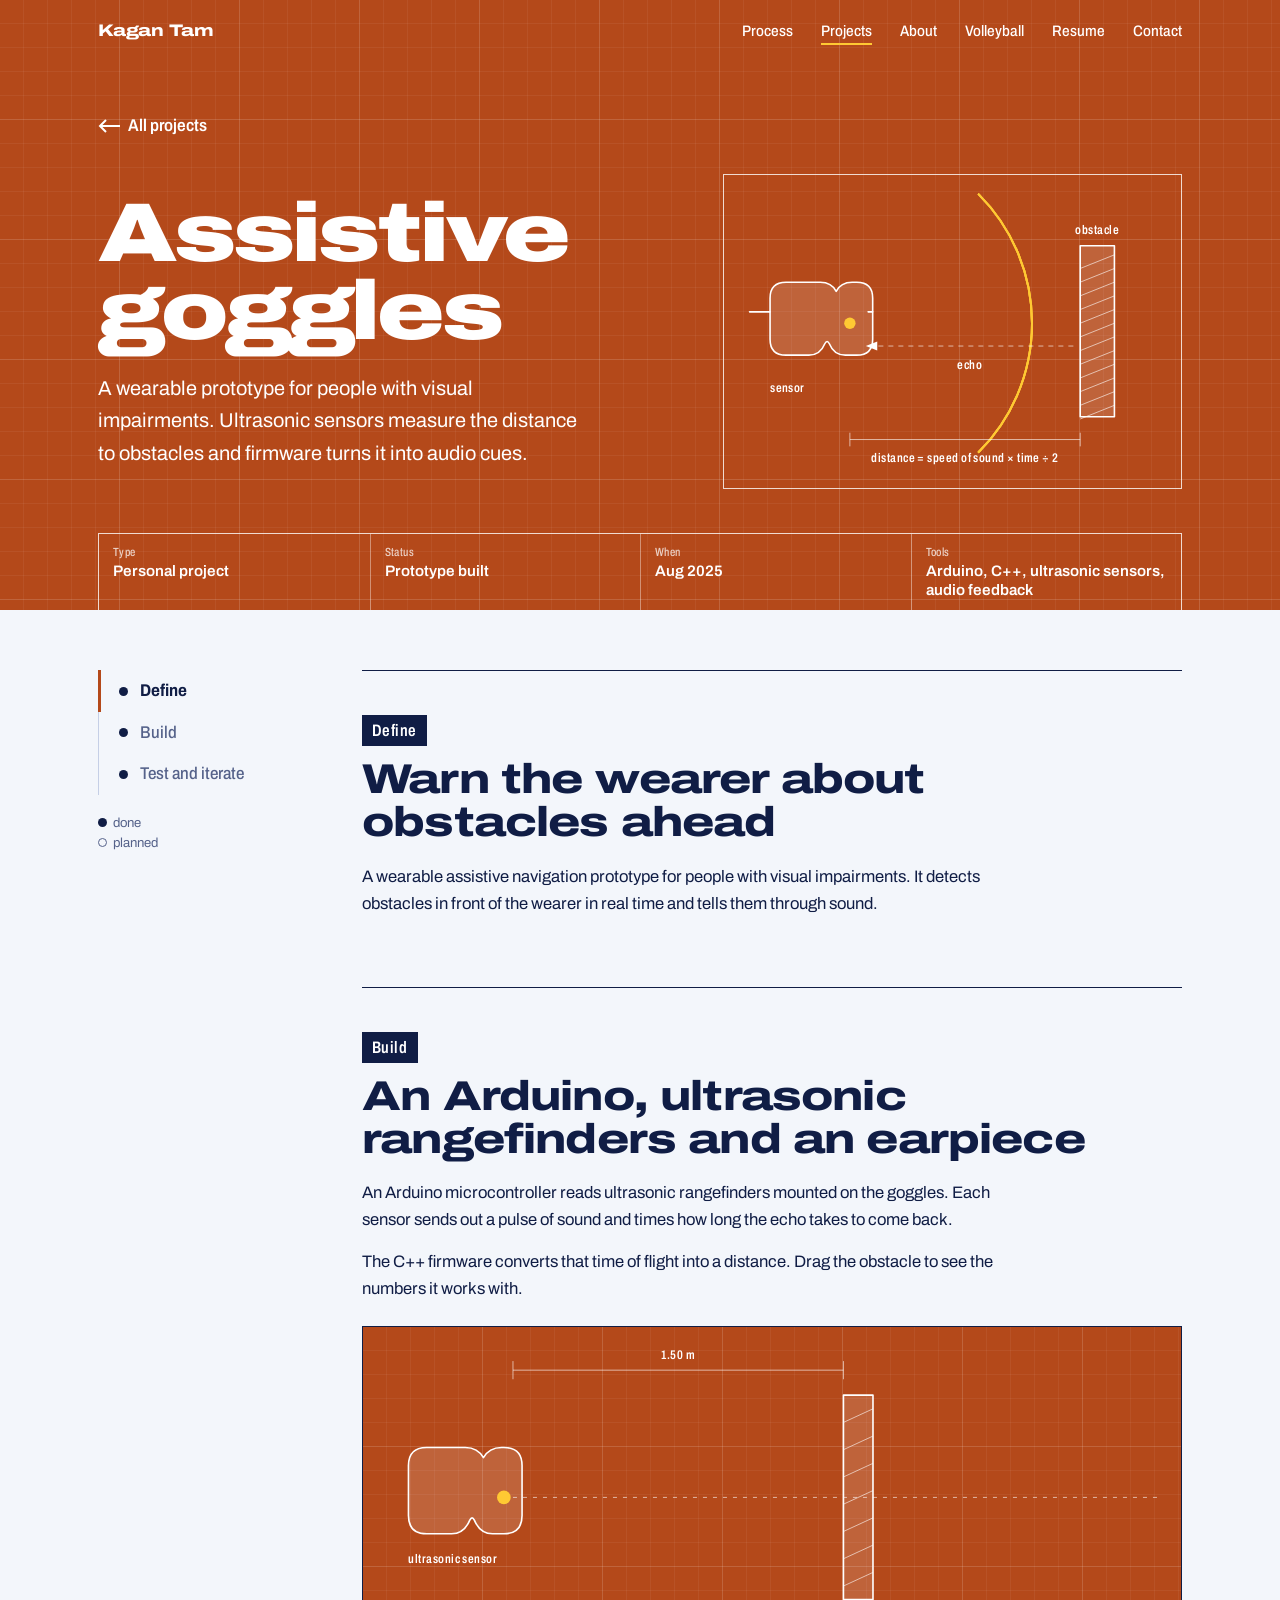
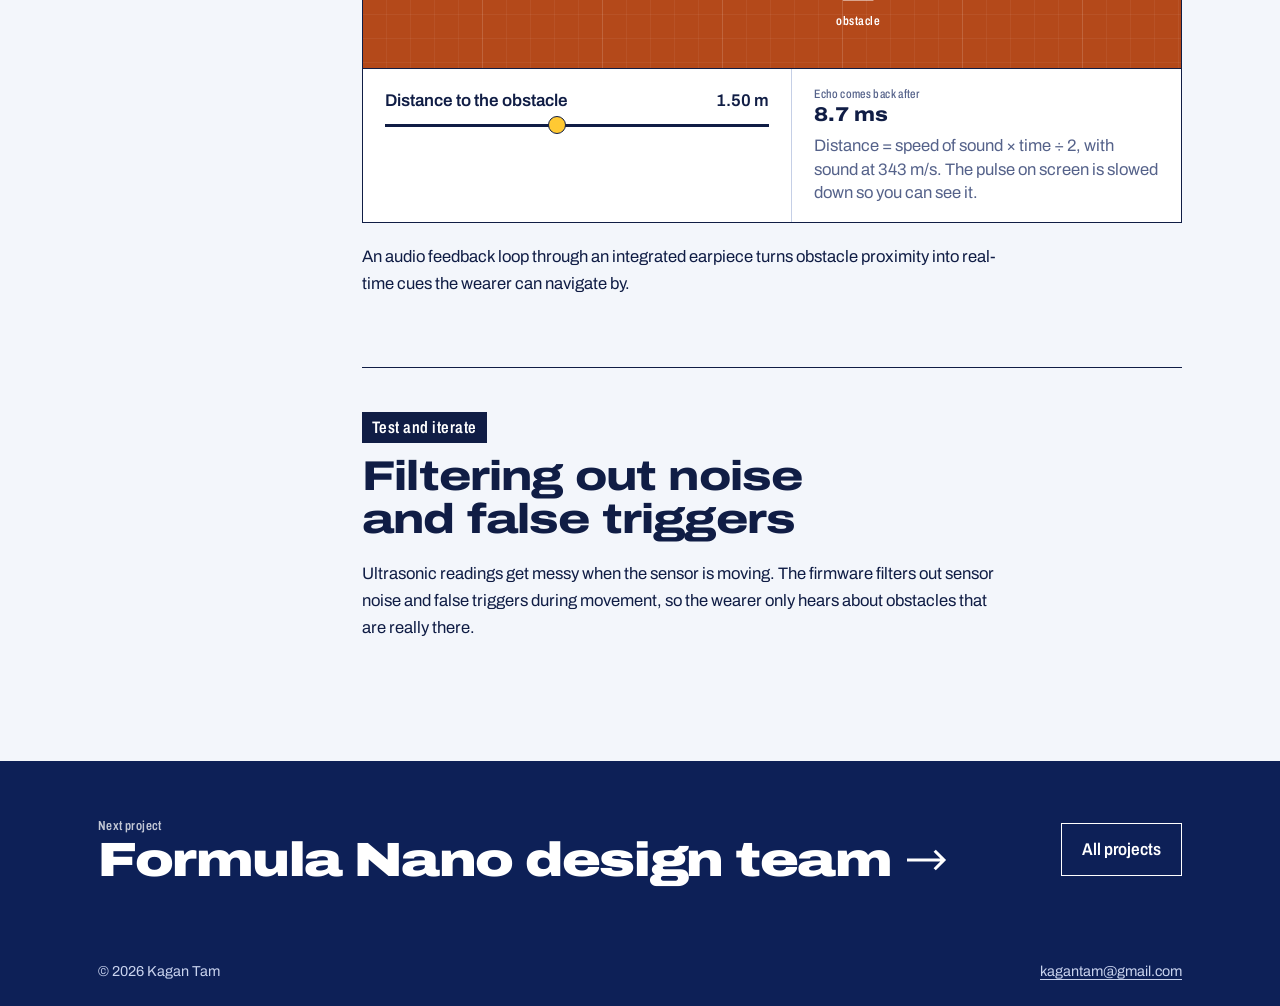
<file: projects/assistive-goggles.html>
<!doctype html>
<html lang="en">
<head>
<meta charset="utf-8">
<meta name="viewport" content="width=device-width, initial-scale=1">
<title>Assistive goggles | Kagan Tam</title>
<meta name="description" content="A wearable prototype for people with visual impairments: Arduino, ultrasonic sensors and audio feedback.">
<link rel="icon" href="data:image/svg+xml,%3Csvg xmlns='http://www.w3.org/2000/svg' viewBox='0 0 32 32'%3E%3Ccircle cx='16' cy='16' r='14' fill='%23ffc933' stroke='%230d2057' stroke-width='2'/%3E%3Cpath d='M2 16q14-7 28 0M16 2q-8 14 0 28' stroke='%231b40ad' stroke-width='3' fill='none'/%3E%3C/svg%3E">
<link rel="preconnect" href="https://fonts.googleapis.com">
<link rel="preconnect" href="https://fonts.gstatic.com" crossorigin>
<link href="https://fonts.googleapis.com/css2?family=Archivo:wdth,wght@62..125,100..900&family=Architects+Daughter&display=swap" rel="stylesheet">
<link rel="stylesheet" href="../css/site.css">
<script>document.documentElement.classList.add('js')</script>
</head>
<!-- data-project must match this page's slug in js/projects.js. It sets the page colour,
     the header drawing and the "next project" link. data-root tells the scripts where the homepage is. -->
<body data-project="assistive-goggles" data-root="../">

<nav class="nav" aria-label="Main">
  <div class="wrap">
    <a class="nav-name" href="../index.html">Kagan Tam</a>
    <button class="nav-toggle" aria-expanded="false">Menu</button>
    <ul class="nav-links">
      <li><a href="../index.html#process">Process</a></li>
      <li><a class="on" href="../index.html#projects">Projects</a></li>
      <li><a href="../index.html#about">About</a></li>
      <li><a href="../index.html#volleyball">Volleyball</a></li>
      <li><a href="../index.html#resume">Resume</a></li>
      <li><a href="../index.html#contact">Contact</a></li>
    </ul>
  </div>
</nav>

<main>
<!-- ================= HEADER ================= -->
<header class="phero sheet">
  <div class="wrap">
    <a class="back" href="../index.html#projects"><svg width="22" height="14" viewBox="0 0 22 14" fill="none" stroke="currentColor" stroke-width="2" aria-hidden="true"><path d="M22 7H2M8 1L2 7l6 6"/></svg>All projects</a>
    <div class="phero-grid">
      <div>
        <h1>Assistive goggles</h1>
        <p class="sub">A wearable prototype for people with visual impairments. Ultrasonic sensors measure the distance to obstacles and firmware turns it into audio cues.</p>
      </div>
      <div class="phero-art" data-art></div>
    </div>
    <dl class="titleblock">
      <div><dt>Type</dt><dd>Personal project</dd></div>
      <div><dt>Status</dt><dd>Prototype built</dd></div>
      <div><dt>When</dt><dd>Aug 2025</dd></div>
      <div><dt>Tools</dt><dd>Arduino, C++, ultrasonic sensors, audio feedback</dd></div>
    </dl>
  </div>
</header>

<!-- ================= BODY =================
     Each <section class="stage"> is one stage of the design process.
       id          used by the side menu link
       data-stage  the name shown in the side menu
       data-status "planned" draws a hollow dot (not done yet); leave it out when done -->
<div class="wrap">
  <div class="pbody">
    <nav class="rail" aria-label="Design process stages">
      <ol></ol>
      <p class="key"><i></i>done<br><i class="o"></i>planned</p>
    </nav>
    <div>

      <section class="stage" id="define" data-stage="Define">
        <p class="stage-tag lbl"><b>Define</b></p>
        <h2>Warn the wearer about obstacles ahead</h2>
        <p>A wearable assistive navigation prototype for people with visual impairments. It detects obstacles in front of the wearer in real time and tells them through sound.</p>
      </section>

      <section class="stage" id="build" data-stage="Build">
        <p class="stage-tag lbl"><b>Build</b></p>
        <h2>An Arduino, ultrasonic rangefinders and an earpiece</h2>
        <p>An Arduino microcontroller reads ultrasonic rangefinders mounted on the goggles. Each sensor sends out a pulse of sound and times how long the echo takes to come back.</p>
        <p>The C++ firmware converts that time of flight into a distance. Drag the obstacle to see the numbers it works with.</p>
        <div class="sonar" data-bench="sonar">
          <div class="sonar-draw sheet"></div>
          <div class="bench-ctl">
            <div>
              <label for="dist">Distance to the obstacle <output data-out="d" for="dist"></output></label>
              <input id="dist" type="range" min="0.3" max="3" step="0.05" value="1.5">
            </div>
            <div>
              <dl class="readouts" style="margin-top:0;grid-template-columns:1fr">
                <div><dt>Echo comes back after</dt><dd data-out="t"></dd></div>
              </dl>
              <p class="lcd-cap">Distance = speed of sound × time ÷ 2, with sound at 343 m/s. The pulse on screen is slowed down so you can see it.</p>
            </div>
          </div>
        </div>
        <p style="margin-top:20px">An audio feedback loop through an integrated earpiece turns obstacle proximity into real-time cues the wearer can navigate by.</p>
      </section>

      <section class="stage" id="test" data-stage="Test and iterate">
        <p class="stage-tag lbl"><b>Test and iterate</b></p>
        <h2>Filtering out noise and false triggers</h2>
        <p>Ultrasonic readings get messy when the sensor is moving. The firmware filters out sensor noise and false triggers during movement, so the wearer only hears about obstacles that are really there.</p>
      </section>
    </div>
  </div>
</div>
</main>

<!-- "Next project" link: filled in automatically from js/projects.js -->
<aside class="pnext"><div class="wrap"></div></aside>
<footer class="foot">
  <div class="wrap"><span>© <span data-year>2026</span> Kagan Tam</span><a href="mailto:kagantam@gmail.com">kagantam@gmail.com</a></div>
</footer>

<script src="../js/projects.js"></script>
<script src="../js/art.js"></script>
<script src="../js/site.js"></script>
</body>
</html>
</file>
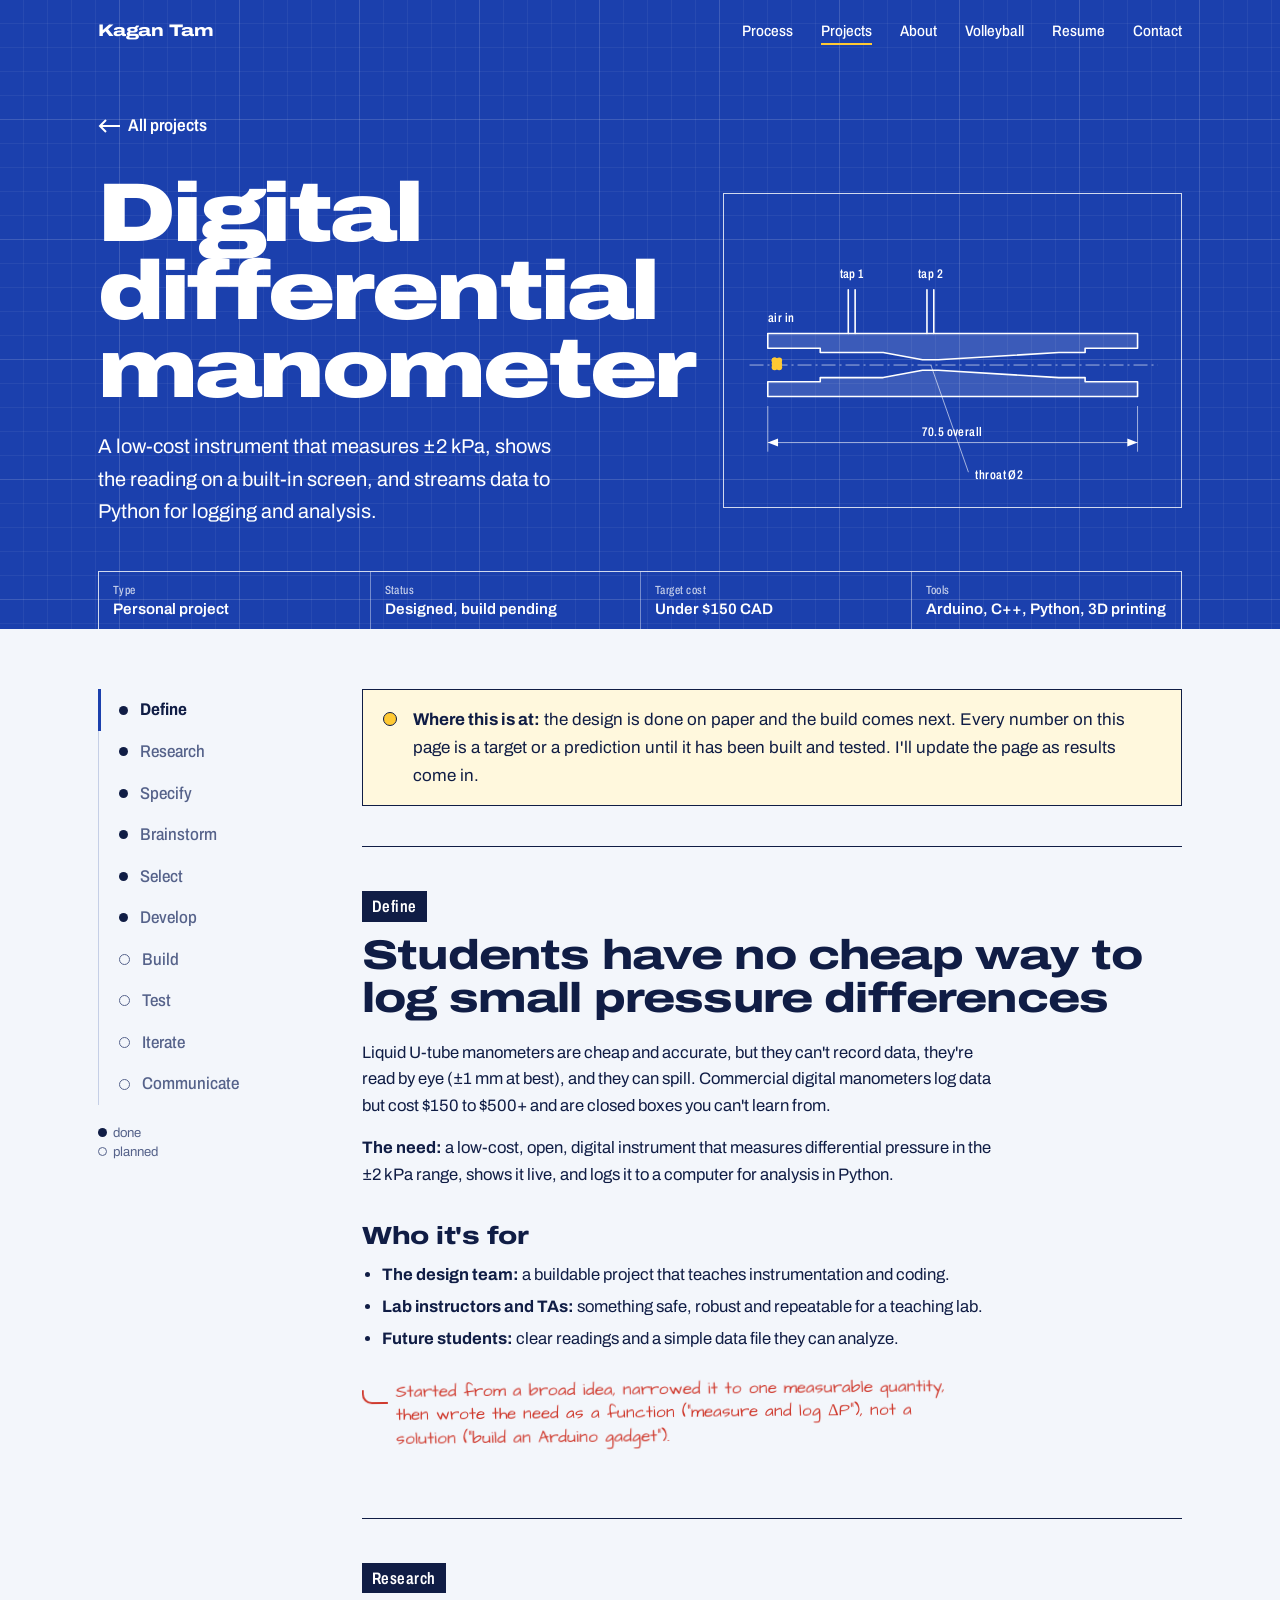
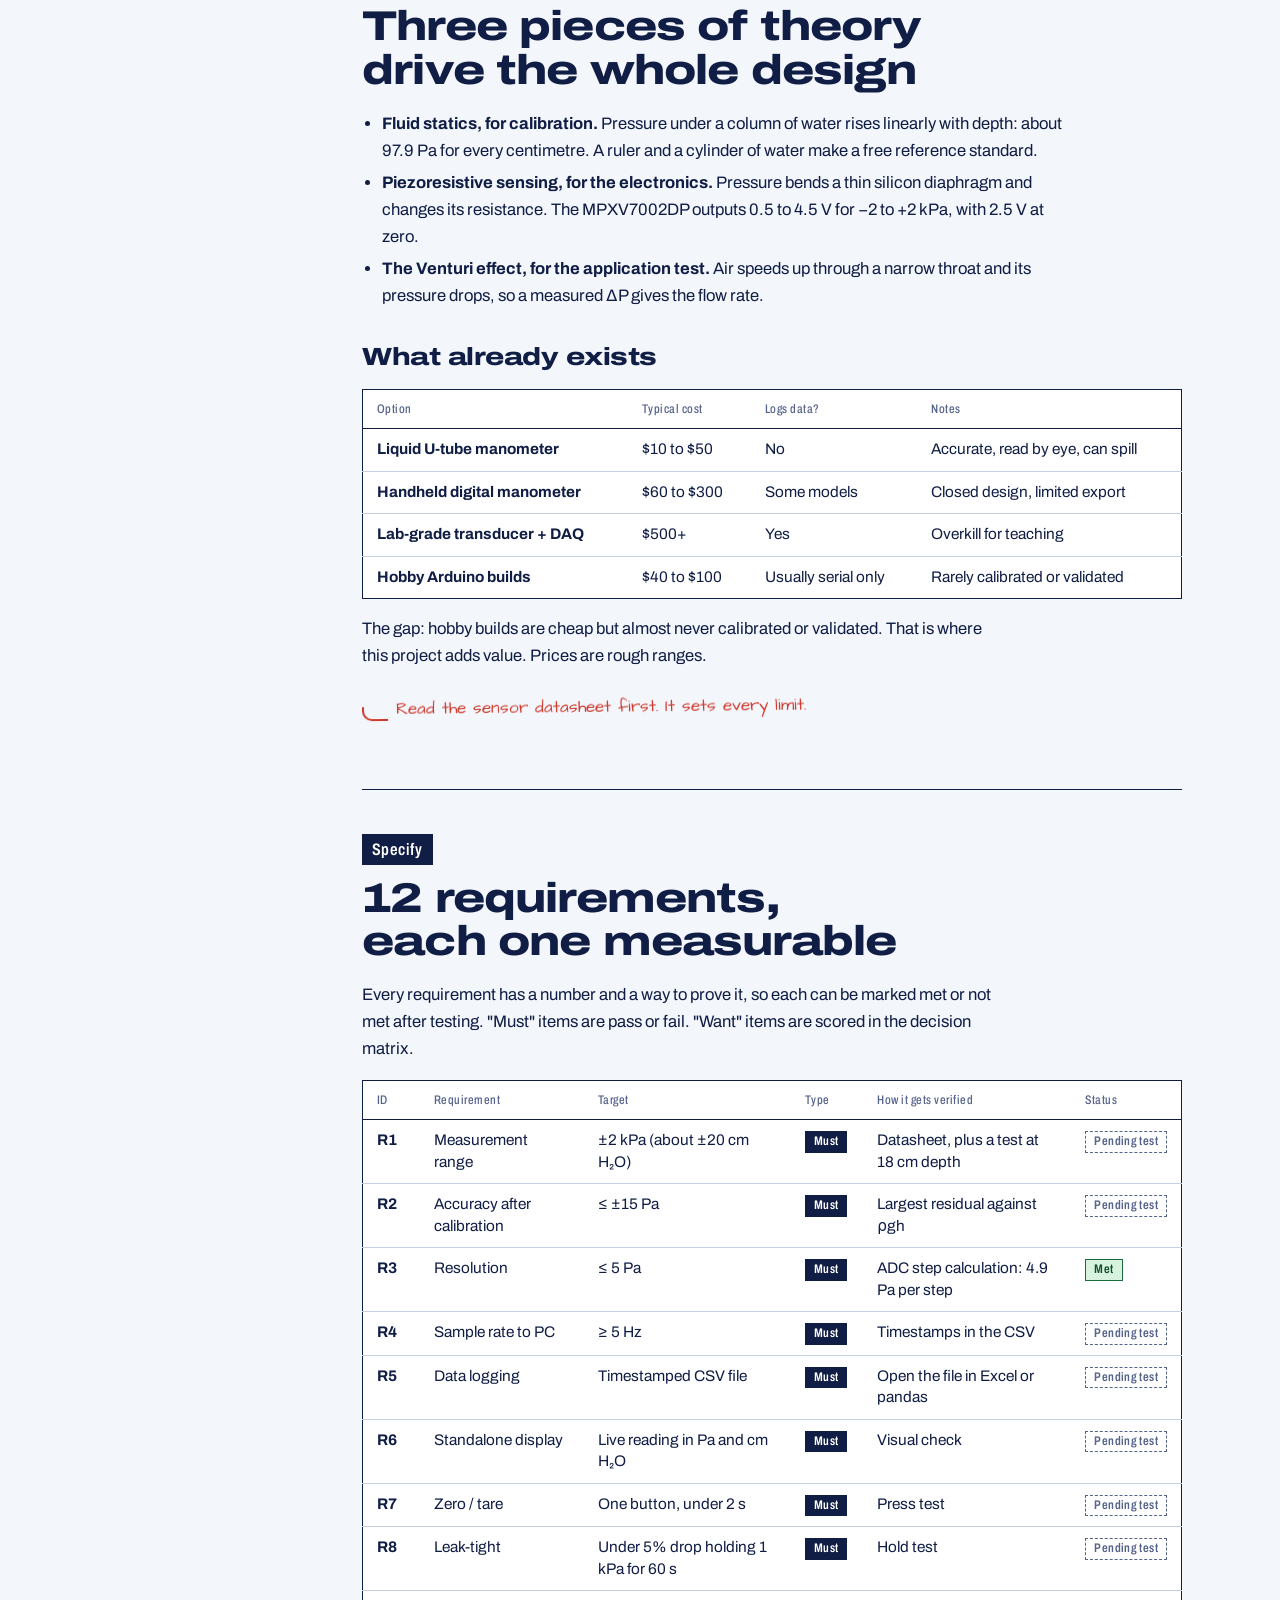
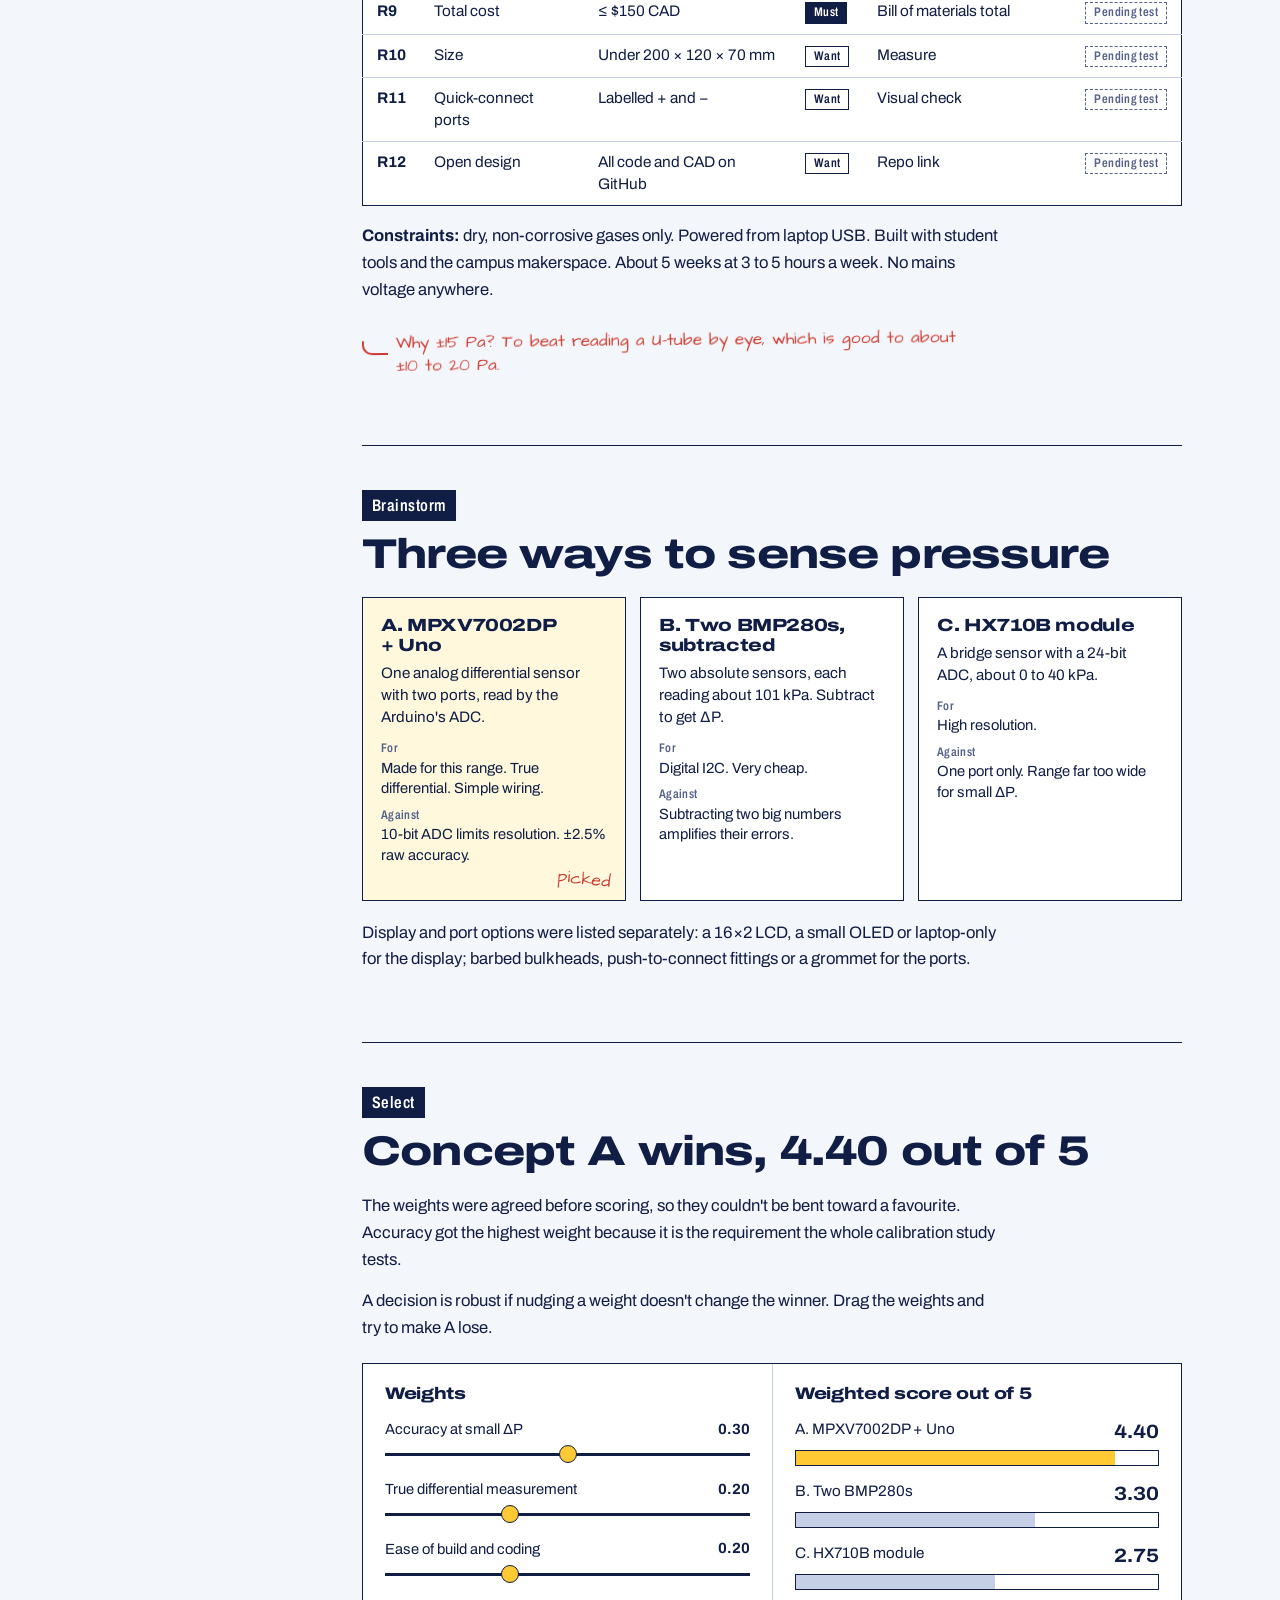
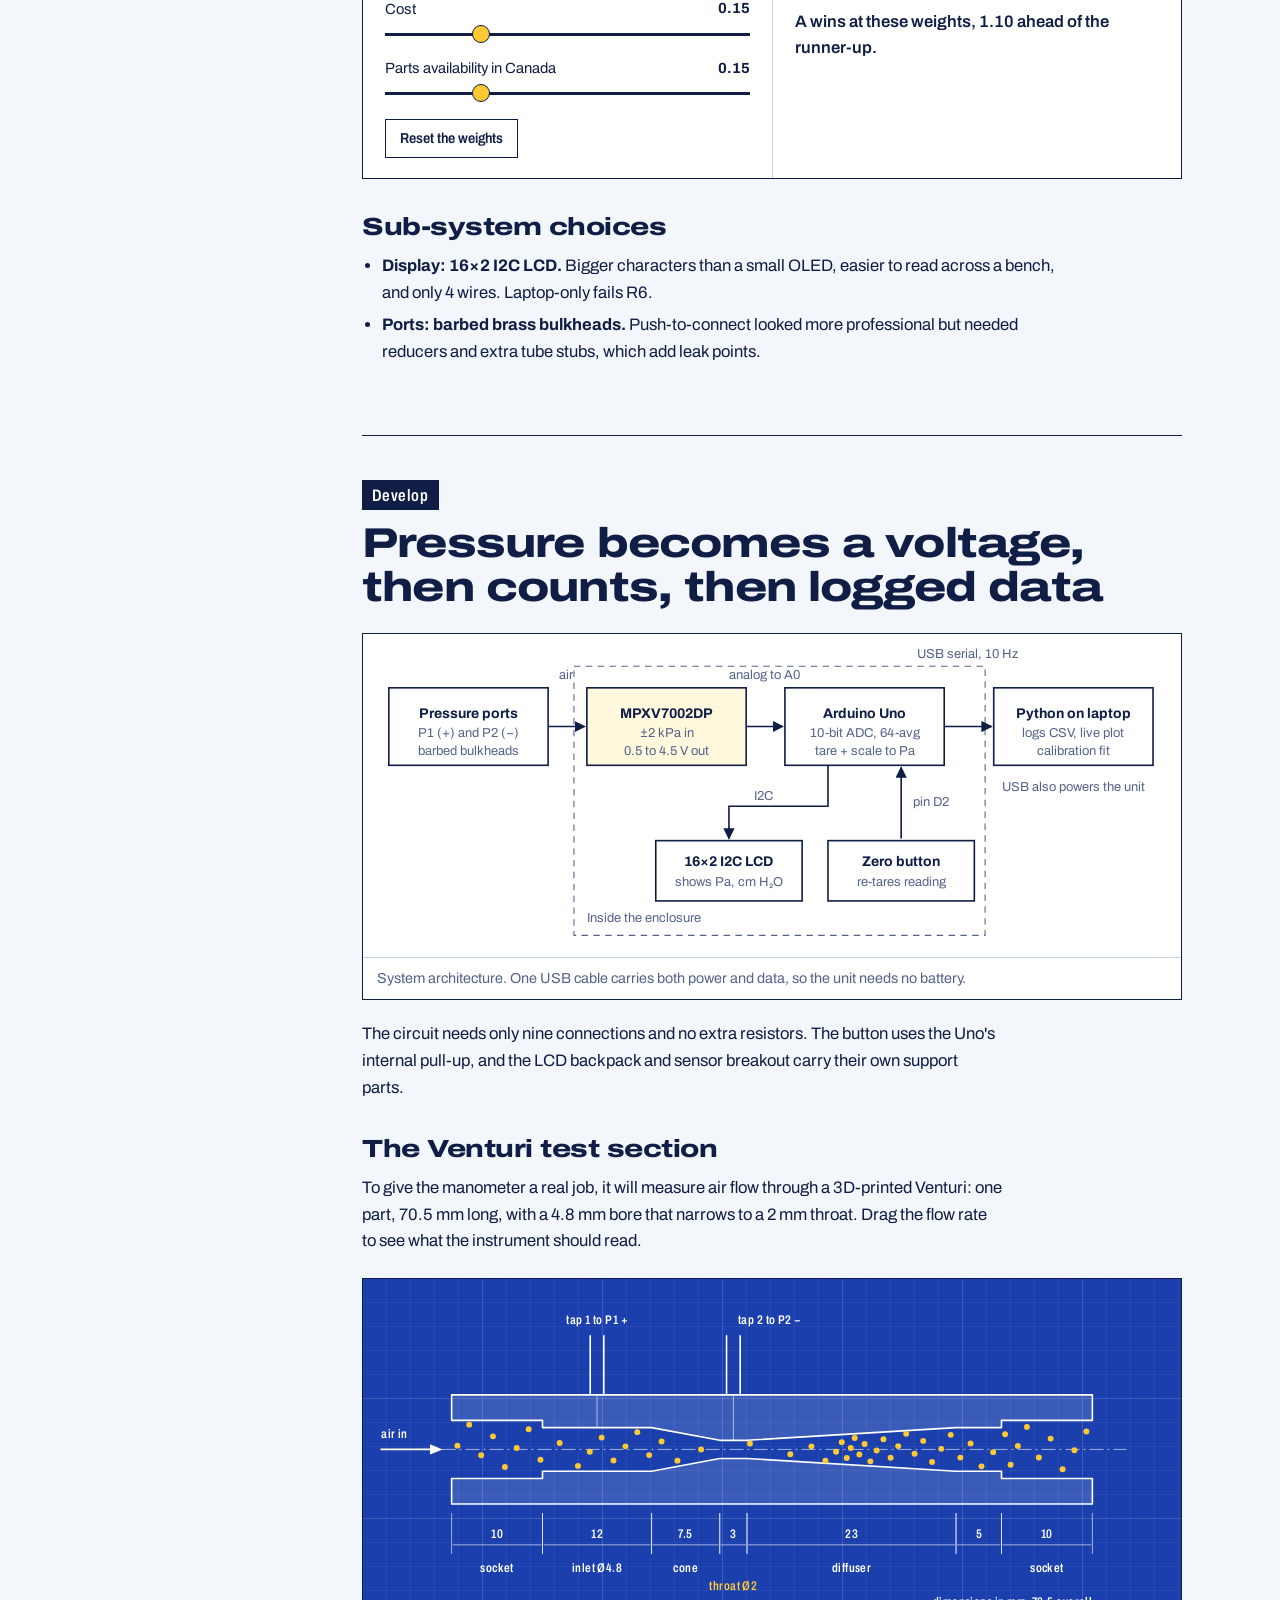
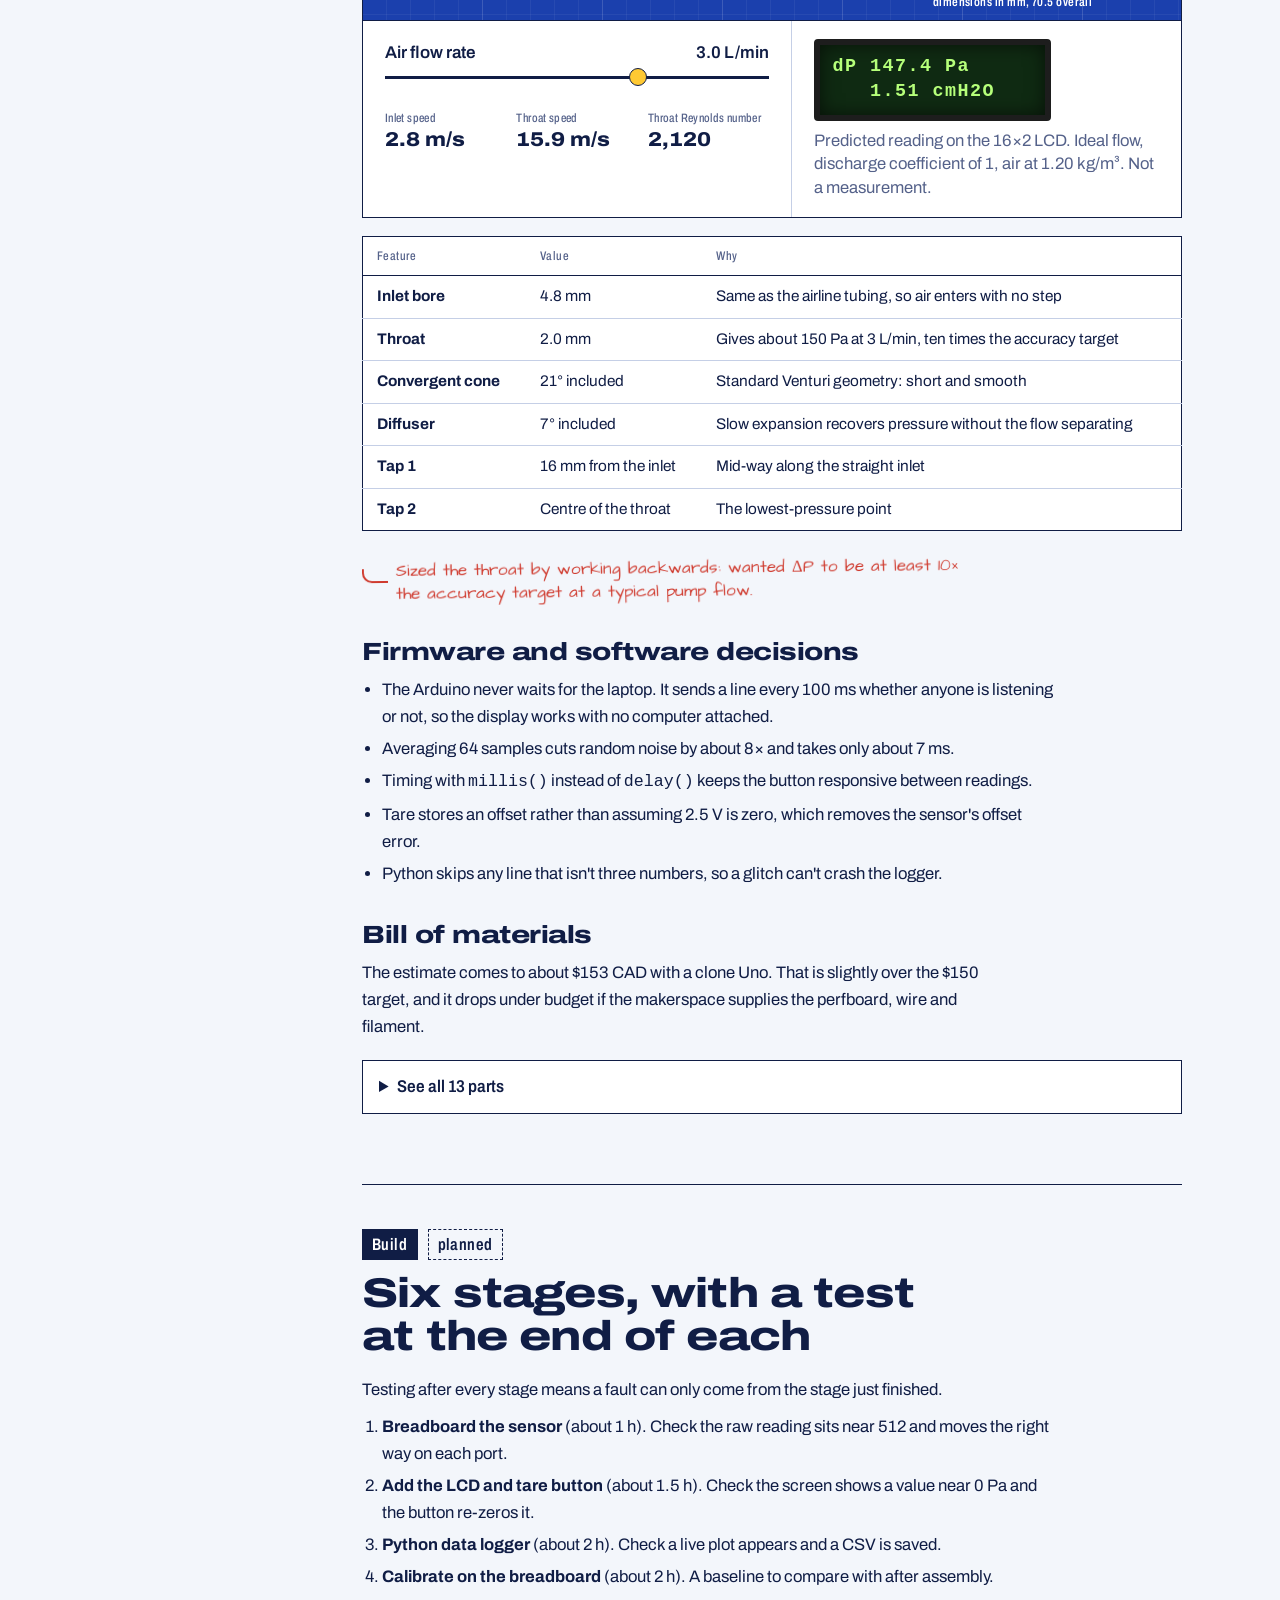
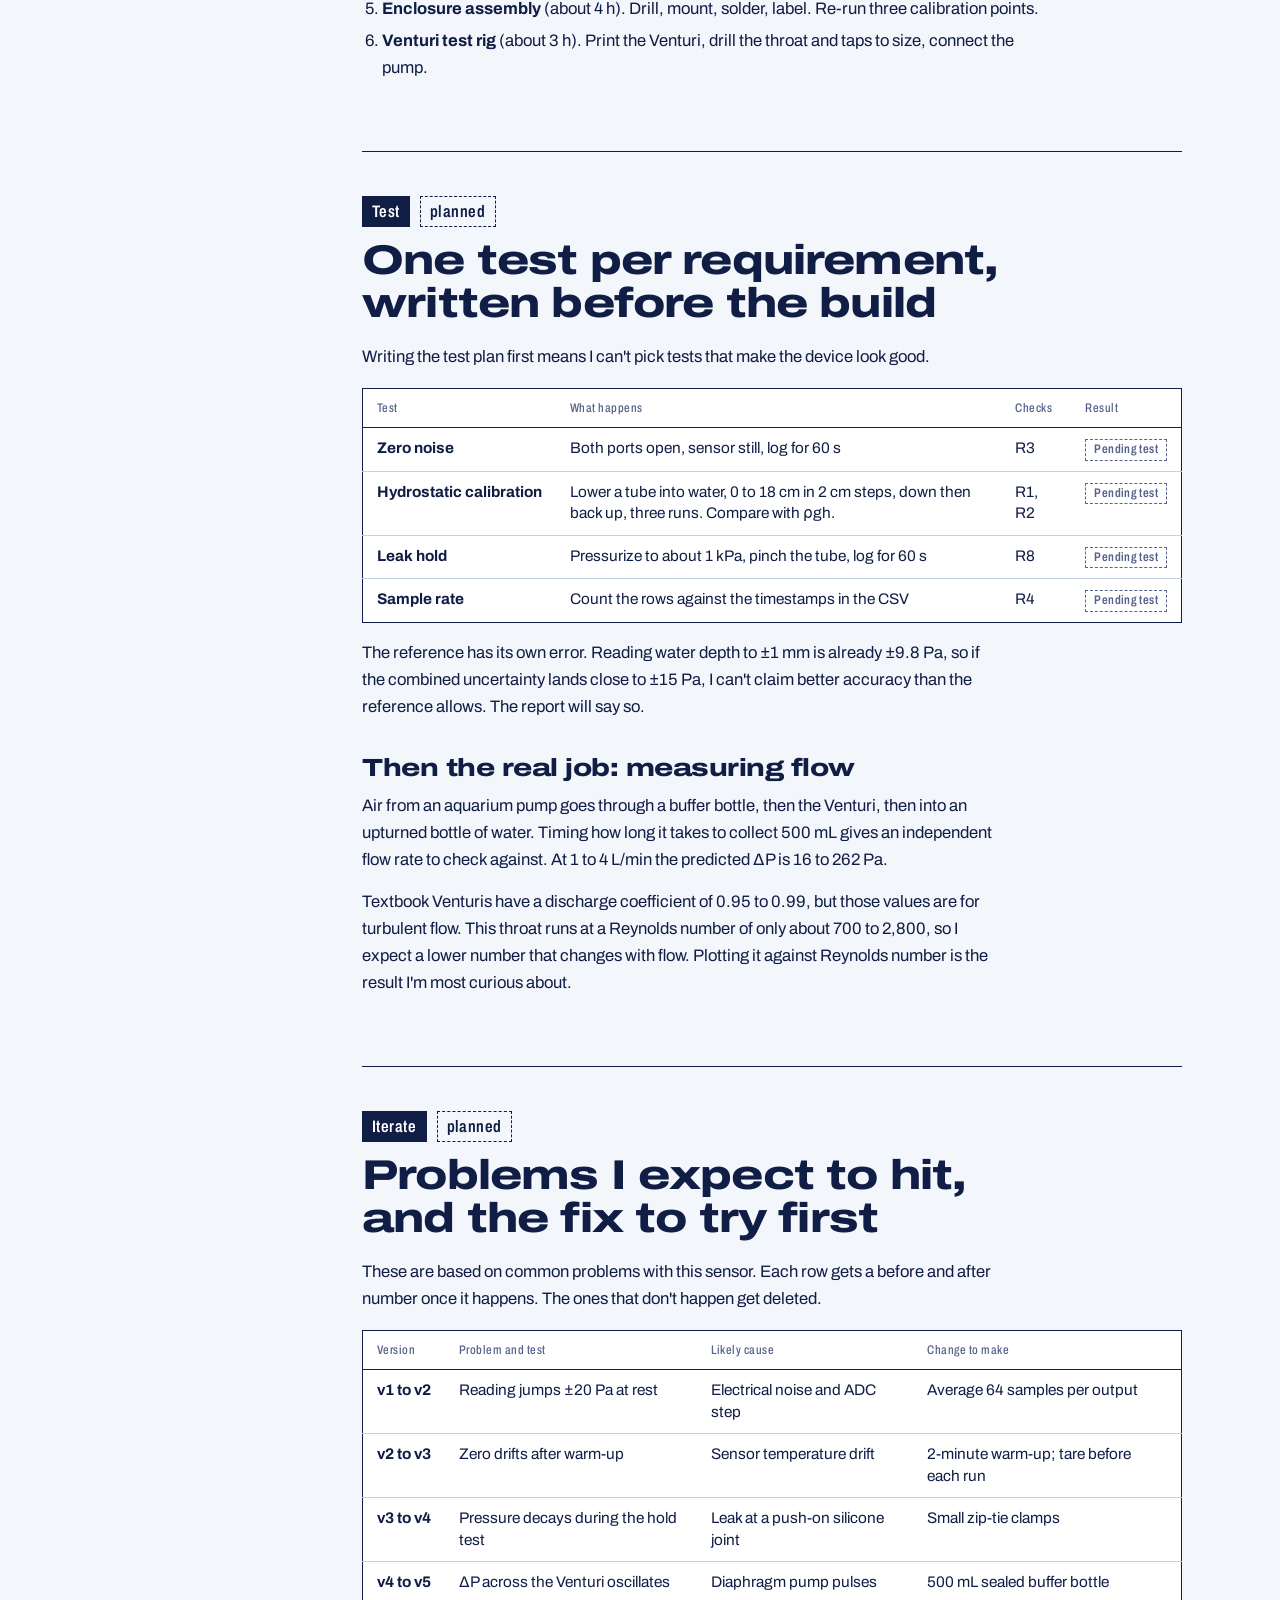
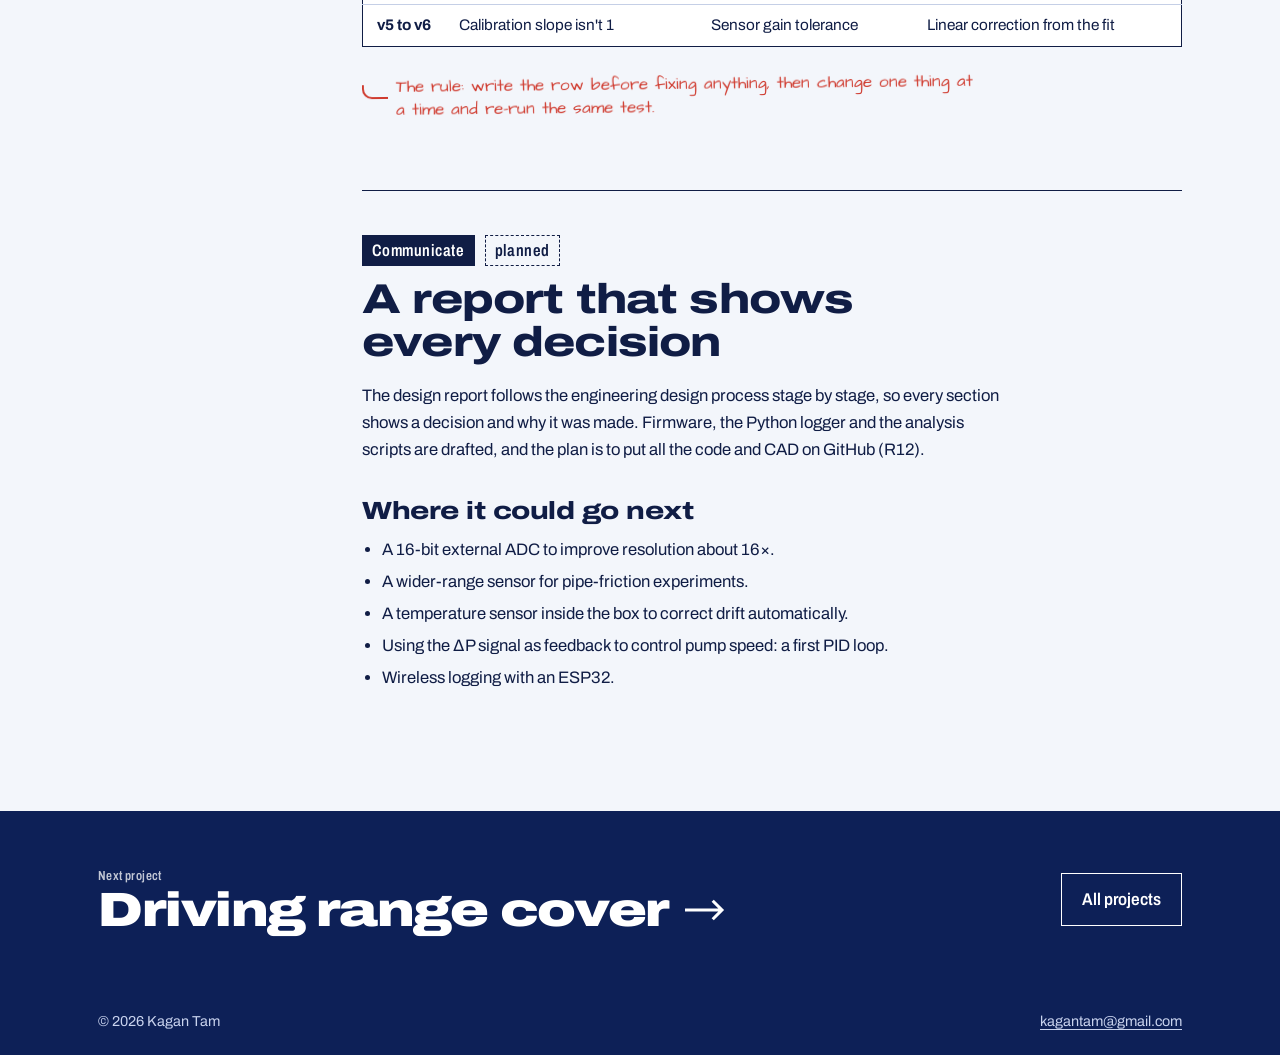
<file: projects/digital-manometer.html>
<!doctype html>
<html lang="en">
<head>
<meta charset="utf-8">
<meta name="viewport" content="width=device-width, initial-scale=1">
<title>Digital differential manometer | Kagan Tam</title>
<meta name="description" content="A low-cost digital differential manometer and data logger, designed with the engineering design process.">
<link rel="icon" href="data:image/svg+xml,%3Csvg xmlns='http://www.w3.org/2000/svg' viewBox='0 0 32 32'%3E%3Ccircle cx='16' cy='16' r='14' fill='%23ffc933' stroke='%230d2057' stroke-width='2'/%3E%3Cpath d='M2 16q14-7 28 0M16 2q-8 14 0 28' stroke='%231b40ad' stroke-width='3' fill='none'/%3E%3C/svg%3E">
<link rel="preconnect" href="https://fonts.googleapis.com">
<link rel="preconnect" href="https://fonts.gstatic.com" crossorigin>
<link href="https://fonts.googleapis.com/css2?family=Archivo:wdth,wght@62..125,100..900&family=Architects+Daughter&display=swap" rel="stylesheet">
<link rel="stylesheet" href="../css/site.css">
<script>document.documentElement.classList.add('js')</script>
</head>
<!-- data-project must match this page's slug in js/projects.js. It sets the page colour,
     the header drawing and the "next project" link. data-root tells the scripts where the homepage is. -->
<body data-project="digital-manometer" data-root="../">

<nav class="nav" aria-label="Main">
  <div class="wrap">
    <a class="nav-name" href="../index.html">Kagan Tam</a>
    <button class="nav-toggle" aria-expanded="false">Menu</button>
    <ul class="nav-links">
      <li><a href="../index.html#process">Process</a></li>
      <li><a class="on" href="../index.html#projects">Projects</a></li>
      <li><a href="../index.html#about">About</a></li>
      <li><a href="../index.html#volleyball">Volleyball</a></li>
      <li><a href="../index.html#resume">Resume</a></li>
      <li><a href="../index.html#contact">Contact</a></li>
    </ul>
  </div>
</nav>

<main>
<!-- ================= HEADER ================= -->
<header class="phero sheet">
  <div class="wrap">
    <a class="back" href="../index.html#projects"><svg width="22" height="14" viewBox="0 0 22 14" fill="none" stroke="currentColor" stroke-width="2" aria-hidden="true"><path d="M22 7H2M8 1L2 7l6 6"/></svg>All projects</a>
    <div class="phero-grid">
      <div>
        <h1>Digital differential manometer</h1>
        <p class="sub">A low-cost instrument that measures ±2 kPa, shows the reading on a built-in screen, and streams data to Python for logging and analysis.</p>
      </div>
      <div class="phero-art" data-art></div>
    </div>
    <dl class="titleblock">
      <div><dt>Type</dt><dd>Personal project</dd></div>
      <div><dt>Status</dt><dd>Designed, build pending</dd></div>
      <div><dt>Target cost</dt><dd>Under $150 CAD</dd></div>
      <div><dt>Tools</dt><dd>Arduino, C++, Python, 3D printing</dd></div>
    </dl>
  </div>
</header>

<!-- ================= BODY =================
     Each <section class="stage"> is one stage of the design process.
       id          used by the side menu link
       data-stage  the name shown in the side menu
       data-status "planned" draws a hollow dot (not done yet); leave it out when done -->
<div class="wrap">
  <div class="pbody">
    <nav class="rail" aria-label="Design process stages">
      <ol></ol>
      <p class="key"><i></i>done<br><i class="o"></i>planned</p>
    </nav>
    <div>
      <div class="status"><span class="dot"></span><p><strong>Where this is at:</strong> the design is done on paper and the build comes next. Every number on this page is a target or a prediction until it has been built and tested. I'll update the page as results come in.</p></div>

      <section class="stage" id="define" data-stage="Define">
        <p class="stage-tag lbl"><b>Define</b></p>
        <h2>Students have no cheap way to log small pressure differences</h2>
        <p>Liquid U-tube manometers are cheap and accurate, but they can't record data, they're read by eye (±1 mm at best), and they can spill. Commercial digital manometers log data but cost $150 to $500+ and are closed boxes you can't learn from.</p>
        <p><strong>The need:</strong> a low-cost, open, digital instrument that measures differential pressure in the ±2 kPa range, shows it live, and logs it to a computer for analysis in Python.</p>
        <h3>Who it's for</h3>
        <ul>
          <li><strong>The design team:</strong> a buildable project that teaches instrumentation and coding.</li>
          <li><strong>Lab instructors and TAs:</strong> something safe, robust and repeatable for a teaching lab.</li>
          <li><strong>Future students:</strong> clear readings and a simple data file they can analyze.</li>
        </ul>
        <p class="note">Started from a broad idea, narrowed it to one measurable quantity, then wrote the need as a function ("measure and log ΔP"), not a solution ("build an Arduino gadget").</p>
      </section>

      <section class="stage" id="research" data-stage="Research">
        <p class="stage-tag lbl"><b>Research</b></p>
        <h2>Three pieces of theory drive the whole design</h2>
        <ul>
          <li><strong>Fluid statics, for calibration.</strong> Pressure under a column of water rises linearly with depth: about 97.9 Pa for every centimetre. A ruler and a cylinder of water make a free reference standard.</li>
          <li><strong>Piezoresistive sensing, for the electronics.</strong> Pressure bends a thin silicon diaphragm and changes its resistance. The MPXV7002DP outputs 0.5 to 4.5 V for −2 to +2 kPa, with 2.5 V at zero.</li>
          <li><strong>The Venturi effect, for the application test.</strong> Air speeds up through a narrow throat and its pressure drops, so a measured ΔP gives the flow rate.</li>
        </ul>
        <h3>What already exists</h3>
        <div class="tablewrap"><table class="spec">
          <thead><tr><th>Option</th><th>Typical cost</th><th>Logs data?</th><th>Notes</th></tr></thead>
          <tbody>
            <tr><td>Liquid U-tube manometer</td><td>$10 to $50</td><td>No</td><td>Accurate, read by eye, can spill</td></tr>
            <tr><td>Handheld digital manometer</td><td>$60 to $300</td><td>Some models</td><td>Closed design, limited export</td></tr>
            <tr><td>Lab-grade transducer + DAQ</td><td>$500+</td><td>Yes</td><td>Overkill for teaching</td></tr>
            <tr><td>Hobby Arduino builds</td><td>$40 to $100</td><td>Usually serial only</td><td>Rarely calibrated or validated</td></tr>
          </tbody>
        </table></div>
        <p style="margin-top:16px">The gap: hobby builds are cheap but almost never calibrated or validated. That is where this project adds value. Prices are rough ranges.</p>
        <p class="note">Read the sensor datasheet first. It sets every limit.</p>
      </section>

      <section class="stage" id="specify" data-stage="Specify">
        <p class="stage-tag lbl"><b>Specify</b></p>
        <h2>12 requirements, each one measurable</h2>
        <p>Every requirement has a number and a way to prove it, so each can be marked met or not met after testing. "Must" items are pass or fail. "Want" items are scored in the decision matrix.</p>
        <div class="tablewrap"><table class="spec">
          <thead><tr><th>ID</th><th>Requirement</th><th>Target</th><th>Type</th><th>How it gets verified</th><th>Status</th></tr></thead>
          <tbody>
            <tr><td>R1</td><td>Measurement range</td><td>±2 kPa (about ±20 cm H₂O)</td><td><span class="chip must">Must</span></td><td>Datasheet, plus a test at 18 cm depth</td><td><span class="chip wait">Pending test</span></td></tr>
            <tr><td>R2</td><td>Accuracy after calibration</td><td>≤ ±15 Pa</td><td><span class="chip must">Must</span></td><td>Largest residual against ρgh</td><td><span class="chip wait">Pending test</span></td></tr>
            <tr><td>R3</td><td>Resolution</td><td>≤ 5 Pa</td><td><span class="chip must">Must</span></td><td>ADC step calculation: 4.9 Pa per step</td><td><span class="chip met">Met</span></td></tr>
            <tr><td>R4</td><td>Sample rate to PC</td><td>≥ 5 Hz</td><td><span class="chip must">Must</span></td><td>Timestamps in the CSV</td><td><span class="chip wait">Pending test</span></td></tr>
            <tr><td>R5</td><td>Data logging</td><td>Timestamped CSV file</td><td><span class="chip must">Must</span></td><td>Open the file in Excel or pandas</td><td><span class="chip wait">Pending test</span></td></tr>
            <tr><td>R6</td><td>Standalone display</td><td>Live reading in Pa and cm H₂O</td><td><span class="chip must">Must</span></td><td>Visual check</td><td><span class="chip wait">Pending test</span></td></tr>
            <tr><td>R7</td><td>Zero / tare</td><td>One button, under 2 s</td><td><span class="chip must">Must</span></td><td>Press test</td><td><span class="chip wait">Pending test</span></td></tr>
            <tr><td>R8</td><td>Leak-tight</td><td>Under 5% drop holding 1 kPa for 60 s</td><td><span class="chip must">Must</span></td><td>Hold test</td><td><span class="chip wait">Pending test</span></td></tr>
            <tr><td>R9</td><td>Total cost</td><td>≤ $150 CAD</td><td><span class="chip must">Must</span></td><td>Bill of materials total</td><td><span class="chip wait">Pending test</span></td></tr>
            <tr><td>R10</td><td>Size</td><td>Under 200 × 120 × 70 mm</td><td><span class="chip">Want</span></td><td>Measure</td><td><span class="chip wait">Pending test</span></td></tr>
            <tr><td>R11</td><td>Quick-connect ports</td><td>Labelled + and −</td><td><span class="chip">Want</span></td><td>Visual check</td><td><span class="chip wait">Pending test</span></td></tr>
            <tr><td>R12</td><td>Open design</td><td>All code and CAD on GitHub</td><td><span class="chip">Want</span></td><td>Repo link</td><td><span class="chip wait">Pending test</span></td></tr>
          </tbody>
        </table></div>
        <p style="margin-top:16px"><strong>Constraints:</strong> dry, non-corrosive gases only. Powered from laptop USB. Built with student tools and the campus makerspace. About 5 weeks at 3 to 5 hours a week. No mains voltage anywhere.</p>
        <p class="note">Why ±15 Pa? To beat reading a U-tube by eye, which is good to about ±10 to 20 Pa.</p>
      </section>

      <section class="stage" id="brainstorm" data-stage="Brainstorm">
        <p class="stage-tag lbl"><b>Brainstorm</b></p>
        <h2>Three ways to sense pressure</h2>
        <div class="cards3">
          <div class="opt win"><h3>A. MPXV7002DP + Uno</h3><p>One analog differential sensor with two ports, read by the Arduino's ADC.</p><dl><dt>For</dt><dd>Made for this range. True differential. Simple wiring.</dd><dt>Against</dt><dd>10-bit ADC limits resolution. ±2.5% raw accuracy.</dd></dl></div>
          <div class="opt"><h3>B. Two BMP280s, subtracted</h3><p>Two absolute sensors, each reading about 101 kPa. Subtract to get ΔP.</p><dl><dt>For</dt><dd>Digital I2C. Very cheap.</dd><dt>Against</dt><dd>Subtracting two big numbers amplifies their errors.</dd></dl></div>
          <div class="opt"><h3>C. HX710B module</h3><p>A bridge sensor with a 24-bit ADC, about 0 to 40 kPa.</p><dl><dt>For</dt><dd>High resolution.</dd><dt>Against</dt><dd>One port only. Range far too wide for small ΔP.</dd></dl></div>
        </div>
        <p style="margin-top:18px">Display and port options were listed separately: a 16×2 LCD, a small OLED or laptop-only for the display; barbed bulkheads, push-to-connect fittings or a grommet for the ports.</p>
      </section>

      <section class="stage" id="select" data-stage="Select">
        <p class="stage-tag lbl"><b>Select</b></p>
        <h2>Concept A wins, 4.40 out of 5</h2>
        <p>The weights were agreed before scoring, so they couldn't be bent toward a favourite. Accuracy got the highest weight because it is the requirement the whole calibration study tests.</p>
        <p>A decision is robust if nudging a weight doesn't change the winner. Drag the weights and try to make A lose.</p>
        <!-- The decision matrix. data-options: the concepts. Each .wrow: data-weight (percent) and data-scores (1 to 5, one per concept). -->
        <div class="matrix" data-options="A. MPXV7002DP + Uno|B. Two BMP280s|C. HX710B module">
          <div>
            <h3>Weights</h3>
            <div class="wrow" data-weight="30" data-scores="4,2,2"><label>Accuracy at small ΔP</label></div>
            <div class="wrow" data-weight="20" data-scores="5,3,1"><label>True differential measurement</label></div>
            <div class="wrow" data-weight="20" data-scores="5,3,3"><label>Ease of build and coding</label></div>
            <div class="wrow" data-weight="15" data-scores="4,5,5"><label>Cost</label></div>
            <div class="wrow" data-weight="15" data-scores="4,5,4"><label>Parts availability in Canada</label></div>
            <button class="btn reset">Reset the weights</button>
          </div>
          <div>
            <h3>Weighted score out of 5</h3>
            <div class="bars"></div>
            <p class="verdict" aria-live="polite"></p>
          </div>
        </div>
        <h3>Sub-system choices</h3>
        <ul>
          <li><strong>Display: 16×2 I2C LCD.</strong> Bigger characters than a small OLED, easier to read across a bench, and only 4 wires. Laptop-only fails R6.</li>
          <li><strong>Ports: barbed brass bulkheads.</strong> Push-to-connect looked more professional but needed reducers and extra tube stubs, which add leak points.</li>
        </ul>
      </section>

      <section class="stage" id="develop" data-stage="Develop">
        <p class="stage-tag lbl"><b>Develop</b></p>
        <h2>Pressure becomes a voltage, then counts, then logged data</h2>
        <figure class="fig">
          <svg viewBox="0 0 760 300" role="img" aria-label="System diagram: pressure ports feed the sensor, the sensor feeds the Arduino, the Arduino sends data to Python on a laptop. An LCD and a zero button connect to the Arduino." font-family="Archivo,Inter,Arial,sans-serif" font-size="13" fill="#101d45">
            <defs><marker id="ah" viewBox="0 0 10 10" refX="9" refY="5" markerWidth="7" markerHeight="7" orient="auto-start-reverse"><path d="M0 0L10 5L0 10z" fill="#101d45"/></marker></defs>
            <rect x="196" y="30" width="382" height="250" fill="none" stroke="#55628a" stroke-dasharray="6 5"/>
            <text x="208" y="268" font-size="12" fill="#55628a">Inside the enclosure</text>
            <g fill="none" stroke="#101d45" stroke-width="1.5"><path d="M172 86H206" marker-end="url(#ah)"/><path d="M356 86H390" marker-end="url(#ah)"/><path d="M540 86H584" marker-end="url(#ah)"/><path d="M432 122V160H340V190" marker-end="url(#ah)"/><path d="M500 190V124" marker-end="url(#ah)"/></g>
            <g fill="#fff" stroke="#101d45" stroke-width="1.5"><rect x="24" y="50" width="148" height="72"/><rect x="208" y="50" width="148" height="72" fill="#fff8dd"/><rect x="392" y="50" width="148" height="72"/><rect x="586" y="50" width="148" height="72"/><rect x="272" y="192" width="136" height="56"/><rect x="432" y="192" width="136" height="56"/></g>
            <g text-anchor="middle"><text x="98" y="78" font-weight="700">Pressure ports</text><text x="98" y="96" font-size="12" fill="#55628a">P1 (+) and P2 (−)</text><text x="98" y="112" font-size="12" fill="#55628a">barbed bulkheads</text>
            <text x="282" y="78" font-weight="700">MPXV7002DP</text><text x="282" y="96" font-size="12" fill="#55628a">±2 kPa in</text><text x="282" y="112" font-size="12" fill="#55628a">0.5 to 4.5 V out</text>
            <text x="466" y="78" font-weight="700">Arduino Uno</text><text x="466" y="96" font-size="12" fill="#55628a">10-bit ADC, 64-avg</text><text x="466" y="112" font-size="12" fill="#55628a">tare + scale to Pa</text>
            <text x="660" y="78" font-weight="700">Python on laptop</text><text x="660" y="96" font-size="12" fill="#55628a">logs CSV, live plot</text><text x="660" y="112" font-size="12" fill="#55628a">calibration fit</text><text x="660" y="146" font-size="12" fill="#55628a">USB also powers the unit</text>
            <text x="340" y="216" font-weight="700">16×2 I2C LCD</text><text x="340" y="234" font-size="12" fill="#55628a">shows Pa, cm H₂O</text>
            <text x="500" y="216" font-weight="700">Zero button</text><text x="500" y="234" font-size="12" fill="#55628a">re-tares reading</text>
            <text x="189" y="42" font-size="12" fill="#55628a">air</text><text x="373" y="42" font-size="12" fill="#55628a">analog to A0</text><text x="562" y="22" font-size="12" fill="#55628a">USB serial, 10 Hz</text><text x="372" y="154" font-size="12" fill="#55628a">I2C</text><text x="528" y="160" font-size="12" fill="#55628a">pin D2</text></g>
          </svg>
          <figcaption>System architecture. One USB cable carries both power and data, so the unit needs no battery.</figcaption>
        </figure>
        <p style="margin-top:20px">The circuit needs only nine connections and no extra resistors. The button uses the Uno's internal pull-up, and the LCD backpack and sensor breakout carry their own support parts.</p>

        <h3>The Venturi test section</h3>
        <p>To give the manometer a real job, it will measure air flow through a 3D-printed Venturi: one part, 70.5 mm long, with a 4.8 mm bore that narrows to a 2 mm throat. Drag the flow rate to see what the instrument should read.</p>
        <div class="bench" data-bench="venturi">
          <div class="bench-draw sheet"></div>
          <div class="bench-ctl">
            <div>
              <label for="q">Air flow rate <output data-out="q" for="q"></output></label>
              <input id="q" type="range" min="1" max="4" step="0.1" value="3">
              <dl class="readouts">
                <div><dt>Inlet speed</dt><dd data-out="v1"></dd></div>
                <div><dt>Throat speed</dt><dd data-out="v2"></dd></div>
                <div><dt>Throat Reynolds number</dt><dd data-out="re"></dd></div>
              </dl>
            </div>
            <div>
              <div class="lcd" aria-label="Predicted LCD reading"></div>
              <p class="lcd-cap">Predicted reading on the 16×2 LCD. Ideal flow, discharge coefficient of 1, air at 1.20 kg/m³. Not a measurement.</p>
            </div>
          </div>
        </div>
        <div class="tablewrap"><table class="spec">
          <thead><tr><th>Feature</th><th>Value</th><th>Why</th></tr></thead>
          <tbody>
            <tr><td>Inlet bore</td><td>4.8 mm</td><td>Same as the airline tubing, so air enters with no step</td></tr>
            <tr><td>Throat</td><td>2.0 mm</td><td>Gives about 150 Pa at 3 L/min, ten times the accuracy target</td></tr>
            <tr><td>Convergent cone</td><td>21° included</td><td>Standard Venturi geometry: short and smooth</td></tr>
            <tr><td>Diffuser</td><td>7° included</td><td>Slow expansion recovers pressure without the flow separating</td></tr>
            <tr><td>Tap 1</td><td>16 mm from the inlet</td><td>Mid-way along the straight inlet</td></tr>
            <tr><td>Tap 2</td><td>Centre of the throat</td><td>The lowest-pressure point</td></tr>
          </tbody>
        </table></div>
        <p class="note">Sized the throat by working backwards: wanted ΔP to be at least 10× the accuracy target at a typical pump flow.</p>

        <h3>Firmware and software decisions</h3>
        <ul>
          <li>The Arduino never waits for the laptop. It sends a line every 100 ms whether anyone is listening or not, so the display works with no computer attached.</li>
          <li>Averaging 64 samples cuts random noise by about 8× and takes only about 7 ms.</li>
          <li>Timing with <code>millis()</code> instead of <code>delay()</code> keeps the button responsive between readings.</li>
          <li>Tare stores an offset rather than assuming 2.5 V is zero, which removes the sensor's offset error.</li>
          <li>Python skips any line that isn't three numbers, so a glitch can't crash the logger.</li>
        </ul>

        <h3>Bill of materials</h3>
        <p>The estimate comes to about $153 CAD with a clone Uno. That is slightly over the $150 target, and it drops under budget if the makerspace supplies the perfboard, wire and filament.</p>
        <details class="more"><summary>See all 13 parts</summary>
        <div class="tablewrap"><table class="spec">
          <thead><tr><th>#</th><th>Part</th><th>Qty</th><th>Est. cost (CAD)</th></tr></thead>
          <tbody>
            <tr><td>1</td><td>MPXV7002DP breakout board</td><td>1</td><td>40.35</td></tr>
            <tr><td>2</td><td>Arduino Uno R3 (clone)</td><td>1</td><td>20.00</td></tr>
            <tr><td>3</td><td>16×2 I2C LCD module</td><td>1</td><td>17.67</td></tr>
            <tr><td>4</td><td>ABS enclosure, at least 150 × 90 × 55 mm</td><td>1</td><td>12.00</td></tr>
            <tr><td>5</td><td>Brass barbed bulkhead fitting</td><td>2</td><td>12.00</td></tr>
            <tr><td>6</td><td>Silicone tubing, 2 mm ID, 1 m</td><td>1</td><td>9.99</td></tr>
            <tr><td>7</td><td>Aquarium airline tubing, 2 m</td><td>1</td><td>4.00</td></tr>
            <tr><td>8</td><td>12 mm momentary pushbutton</td><td>1</td><td>1.95</td></tr>
            <tr><td>9</td><td>Perfboard, M3 nylon standoffs and screws</td><td>1 set</td><td>8.00</td></tr>
            <tr><td>10</td><td>Jumper wires and hookup wire</td><td>1 set</td><td>6.00</td></tr>
            <tr><td>11</td><td>Small aquarium air pump</td><td>1</td><td>15.00</td></tr>
            <tr><td>12</td><td>Syringe, food dye, clear tube (U-tube)</td><td>1 set</td><td>4.00</td></tr>
            <tr><td>13</td><td>PLA filament for the Venturi and bezel</td><td>about 30 g</td><td>2.00</td></tr>
          </tbody>
          <tfoot><tr><td></td><td>Total</td><td></td><td>≈ 152.96</td></tr></tfoot>
        </table></div>
        </details>
      </section>

      <section class="stage" id="build" data-stage="Build" data-status="planned">
        <p class="stage-tag lbl"><b>Build</b><span class="planned">planned</span></p>
        <h2>Six stages, with a test at the end of each</h2>
        <p>Testing after every stage means a fault can only come from the stage just finished.</p>
        <ol>
          <li><strong>Breadboard the sensor</strong> (about 1 h). Check the raw reading sits near 512 and moves the right way on each port.</li>
          <li><strong>Add the LCD and tare button</strong> (about 1.5 h). Check the screen shows a value near 0 Pa and the button re-zeros it.</li>
          <li><strong>Python data logger</strong> (about 2 h). Check a live plot appears and a CSV is saved.</li>
          <li><strong>Calibrate on the breadboard</strong> (about 2 h). A baseline to compare with after assembly.</li>
          <li><strong>Enclosure assembly</strong> (about 4 h). Drill, mount, solder, label. Re-run three calibration points.</li>
          <li><strong>Venturi test rig</strong> (about 3 h). Print the Venturi, drill the throat and taps to size, connect the pump.</li>
        </ol>
      </section>

      <section class="stage" id="test" data-stage="Test" data-status="planned">
        <p class="stage-tag lbl"><b>Test</b><span class="planned">planned</span></p>
        <h2>One test per requirement, written before the build</h2>
        <p>Writing the test plan first means I can't pick tests that make the device look good.</p>
        <div class="tablewrap"><table class="spec">
          <thead><tr><th>Test</th><th>What happens</th><th>Checks</th><th>Result</th></tr></thead>
          <tbody>
            <tr><td>Zero noise</td><td>Both ports open, sensor still, log for 60 s</td><td>R3</td><td><span class="chip wait">Pending test</span></td></tr>
            <tr><td>Hydrostatic calibration</td><td>Lower a tube into water, 0 to 18 cm in 2 cm steps, down then back up, three runs. Compare with ρgh.</td><td>R1, R2</td><td><span class="chip wait">Pending test</span></td></tr>
            <tr><td>Leak hold</td><td>Pressurize to about 1 kPa, pinch the tube, log for 60 s</td><td>R8</td><td><span class="chip wait">Pending test</span></td></tr>
            <tr><td>Sample rate</td><td>Count the rows against the timestamps in the CSV</td><td>R4</td><td><span class="chip wait">Pending test</span></td></tr>
          </tbody>
        </table></div>
        <p style="margin-top:16px">The reference has its own error. Reading water depth to ±1 mm is already ±9.8 Pa, so if the combined uncertainty lands close to ±15 Pa, I can't claim better accuracy than the reference allows. The report will say so.</p>
        <h3>Then the real job: measuring flow</h3>
        <p>Air from an aquarium pump goes through a buffer bottle, then the Venturi, then into an upturned bottle of water. Timing how long it takes to collect 500 mL gives an independent flow rate to check against. At 1 to 4 L/min the predicted ΔP is 16 to 262 Pa.</p>
        <p>Textbook Venturis have a discharge coefficient of 0.95 to 0.99, but those values are for turbulent flow. This throat runs at a Reynolds number of only about 700 to 2,800, so I expect a lower number that changes with flow. Plotting it against Reynolds number is the result I'm most curious about.</p>
      </section>

      <section class="stage" id="iterate" data-stage="Iterate" data-status="planned">
        <p class="stage-tag lbl"><b>Iterate</b><span class="planned">planned</span></p>
        <h2>Problems I expect to hit, and the fix to try first</h2>
        <p>These are based on common problems with this sensor. Each row gets a before and after number once it happens. The ones that don't happen get deleted.</p>
        <div class="tablewrap"><table class="spec">
          <thead><tr><th>Version</th><th>Problem and test</th><th>Likely cause</th><th>Change to make</th></tr></thead>
          <tbody>
            <tr><td>v1 to v2</td><td>Reading jumps ±20 Pa at rest</td><td>Electrical noise and ADC step</td><td>Average 64 samples per output</td></tr>
            <tr><td>v2 to v3</td><td>Zero drifts after warm-up</td><td>Sensor temperature drift</td><td>2-minute warm-up; tare before each run</td></tr>
            <tr><td>v3 to v4</td><td>Pressure decays during the hold test</td><td>Leak at a push-on silicone joint</td><td>Small zip-tie clamps</td></tr>
            <tr><td>v4 to v5</td><td>ΔP across the Venturi oscillates</td><td>Diaphragm pump pulses</td><td>500 mL sealed buffer bottle</td></tr>
            <tr><td>v5 to v6</td><td>Calibration slope isn't 1</td><td>Sensor gain tolerance</td><td>Linear correction from the fit</td></tr>
          </tbody>
        </table></div>
        <p class="note">The rule: write the row before fixing anything, then change one thing at a time and re-run the same test.</p>
      </section>

      <section class="stage" id="communicate" data-stage="Communicate" data-status="planned">
        <p class="stage-tag lbl"><b>Communicate</b><span class="planned">planned</span></p>
        <h2>A report that shows every decision</h2>
        <p>The design report follows the engineering design process stage by stage, so every section shows a decision and why it was made. Firmware, the Python logger and the analysis scripts are drafted, and the plan is to put all the code and CAD on GitHub (R12).</p>
        <h3>Where it could go next</h3>
        <ul>
          <li>A 16-bit external ADC to improve resolution about 16×.</li>
          <li>A wider-range sensor for pipe-friction experiments.</li>
          <li>A temperature sensor inside the box to correct drift automatically.</li>
          <li>Using the ΔP signal as feedback to control pump speed: a first PID loop.</li>
          <li>Wireless logging with an ESP32.</li>
        </ul>
      </section>
    </div>
  </div>
</div>
</main>

<!-- "Next project" link: filled in automatically from js/projects.js -->
<aside class="pnext"><div class="wrap"></div></aside>
<footer class="foot">
  <div class="wrap"><span>© <span data-year>2026</span> Kagan Tam</span><a href="mailto:kagantam@gmail.com">kagantam@gmail.com</a></div>
</footer>

<script src="../js/projects.js"></script>
<script src="../js/art.js"></script>
<script src="../js/site.js"></script>
</body>
</html>
</file>
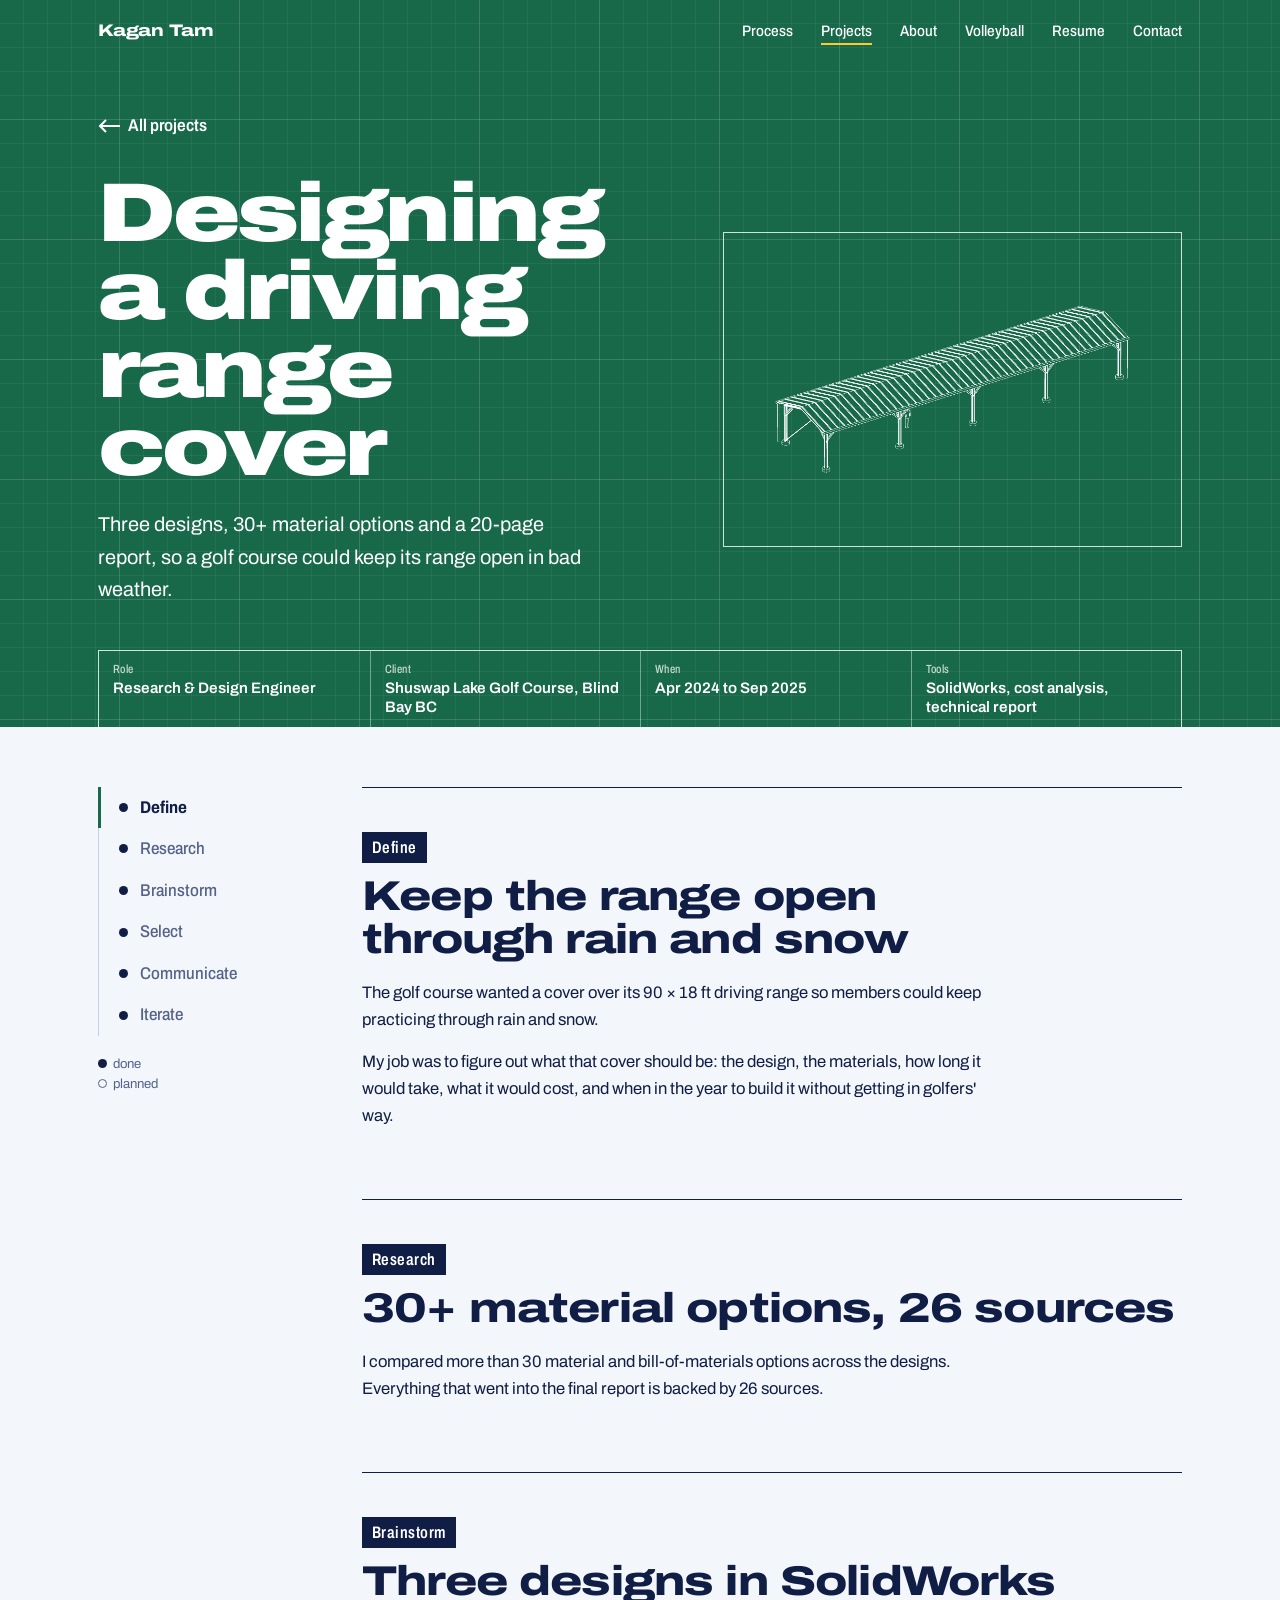
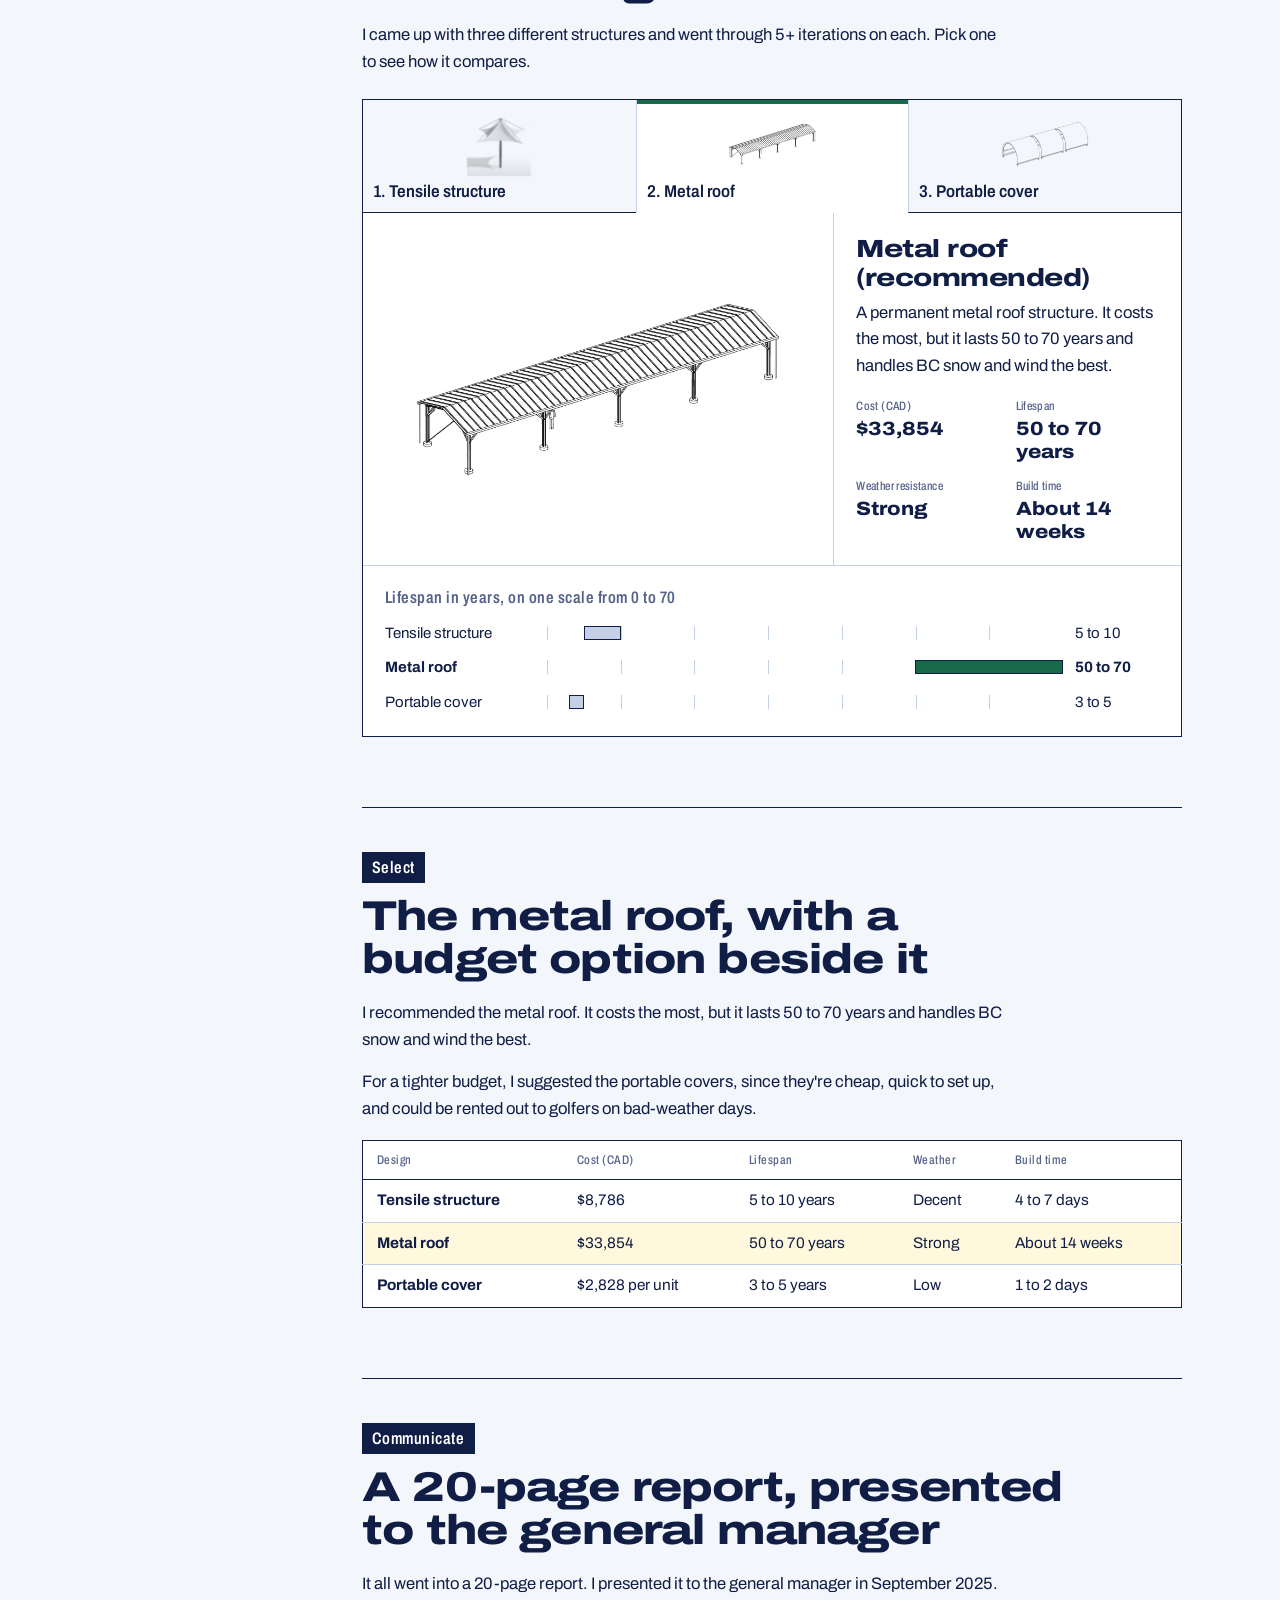
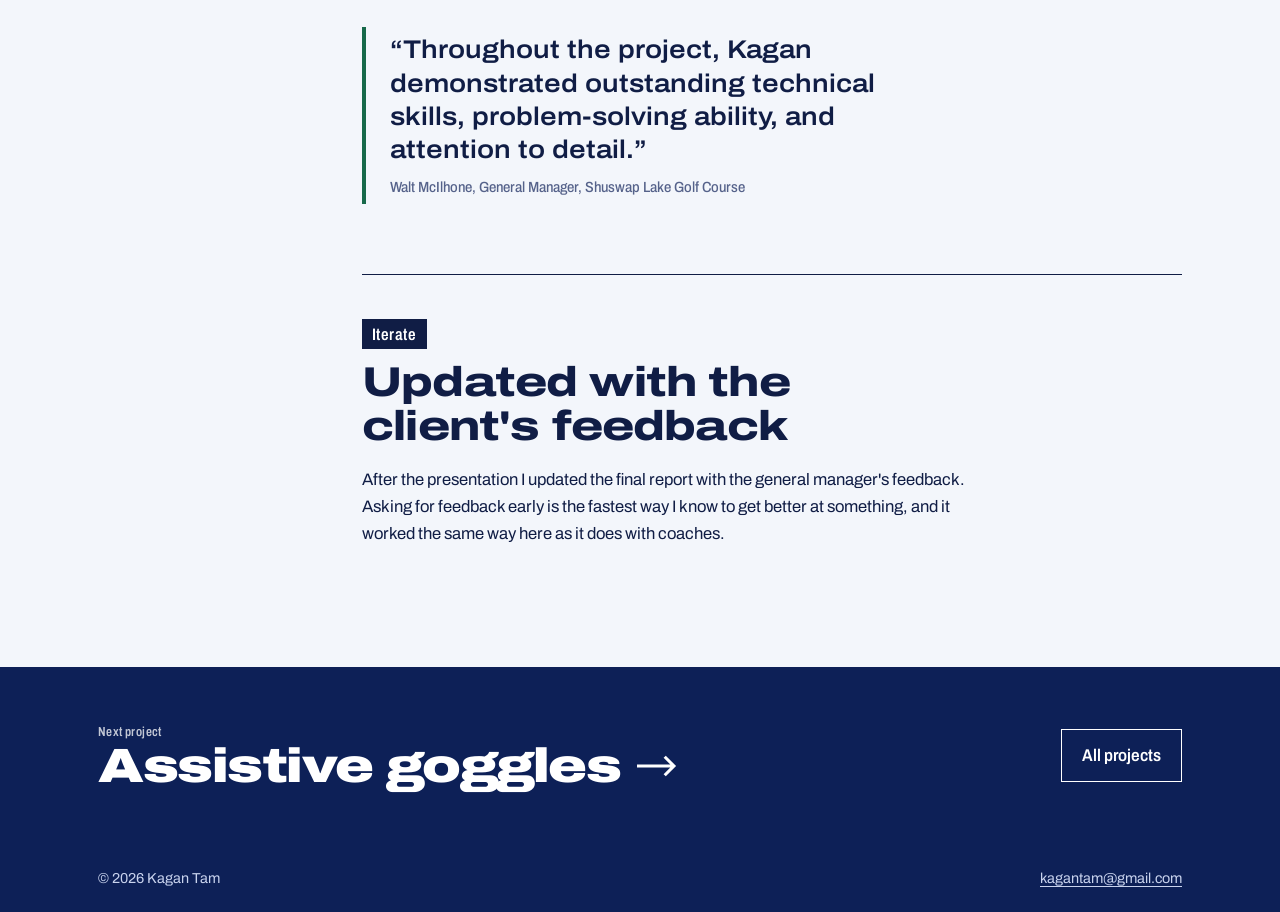
<file: projects/driving-range-cover.html>
<!doctype html>
<html lang="en">
<head>
<meta charset="utf-8">
<meta name="viewport" content="width=device-width, initial-scale=1">
<title>Driving range cover | Kagan Tam</title>
<meta name="description" content="Designing a cover for a 90 × 18 ft driving range at Shuswap Lake Golf Course: three SolidWorks designs and a 20-page report.">
<link rel="icon" href="data:image/svg+xml,%3Csvg xmlns='http://www.w3.org/2000/svg' viewBox='0 0 32 32'%3E%3Ccircle cx='16' cy='16' r='14' fill='%23ffc933' stroke='%230d2057' stroke-width='2'/%3E%3Cpath d='M2 16q14-7 28 0M16 2q-8 14 0 28' stroke='%231b40ad' stroke-width='3' fill='none'/%3E%3C/svg%3E">
<link rel="preconnect" href="https://fonts.googleapis.com">
<link rel="preconnect" href="https://fonts.gstatic.com" crossorigin>
<link href="https://fonts.googleapis.com/css2?family=Archivo:wdth,wght@62..125,100..900&family=Architects+Daughter&display=swap" rel="stylesheet">
<link rel="stylesheet" href="../css/site.css">
<script>document.documentElement.classList.add('js')</script>
</head>
<!-- data-project must match this page's slug in js/projects.js. It sets the page colour,
     the header drawing and the "next project" link. data-root tells the scripts where the homepage is. -->
<body data-project="driving-range-cover" data-root="../">

<nav class="nav" aria-label="Main">
  <div class="wrap">
    <a class="nav-name" href="../index.html">Kagan Tam</a>
    <button class="nav-toggle" aria-expanded="false">Menu</button>
    <ul class="nav-links">
      <li><a href="../index.html#process">Process</a></li>
      <li><a class="on" href="../index.html#projects">Projects</a></li>
      <li><a href="../index.html#about">About</a></li>
      <li><a href="../index.html#volleyball">Volleyball</a></li>
      <li><a href="../index.html#resume">Resume</a></li>
      <li><a href="../index.html#contact">Contact</a></li>
    </ul>
  </div>
</nav>

<main>
<!-- ================= HEADER ================= -->
<header class="phero sheet">
  <div class="wrap">
    <a class="back" href="../index.html#projects"><svg width="22" height="14" viewBox="0 0 22 14" fill="none" stroke="currentColor" stroke-width="2" aria-hidden="true"><path d="M22 7H2M8 1L2 7l6 6"/></svg>All projects</a>
    <div class="phero-grid">
      <div>
        <h1>Designing a driving range cover</h1>
        <p class="sub">Three designs, 30+ material options and a 20-page report, so a golf course could keep its range open in bad weather.</p>
      </div>
      <div class="phero-art" data-art></div>
    </div>
    <dl class="titleblock">
      <div><dt>Role</dt><dd>Research &amp; Design Engineer</dd></div>
      <div><dt>Client</dt><dd>Shuswap Lake Golf Course, Blind Bay BC</dd></div>
      <div><dt>When</dt><dd>Apr 2024 to Sep 2025</dd></div>
      <div><dt>Tools</dt><dd>SolidWorks, cost analysis, technical report</dd></div>
    </dl>
  </div>
</header>

<!-- ================= BODY =================
     Each <section class="stage"> is one stage of the design process.
       id          used by the side menu link
       data-stage  the name shown in the side menu
       data-status "planned" draws a hollow dot (not done yet); leave it out when done -->
<div class="wrap">
  <div class="pbody">
    <nav class="rail" aria-label="Design process stages">
      <ol></ol>
      <p class="key"><i></i>done<br><i class="o"></i>planned</p>
    </nav>
    <div>

      <section class="stage" id="define" data-stage="Define">
        <p class="stage-tag lbl"><b>Define</b></p>
        <h2>Keep the range open through rain and snow</h2>
        <p>The golf course wanted a cover over its 90 × 18 ft driving range so members could keep practicing through rain and snow.</p>
        <p>My job was to figure out what that cover should be: the design, the materials, how long it would take, what it would cost, and when in the year to build it without getting in golfers' way.</p>
      </section>

      <section class="stage" id="research" data-stage="Research">
        <p class="stage-tag lbl"><b>Research</b></p>
        <h2>30+ material options, 26 sources</h2>
        <p>I compared more than 30 material and bill-of-materials options across the designs. Everything that went into the final report is backed by 26 sources.</p>
      </section>

      <section class="stage" id="brainstorm" data-stage="Brainstorm">
        <p class="stage-tag lbl"><b>Brainstorm</b></p>
        <h2>Three designs in SolidWorks</h2>
        <p>I came up with three different structures and went through 5+ iterations on each. Pick one to see how it compares.</p>
        <!-- Comparison widget. Each tab's data- attributes hold what is shown when it is picked. -->
        <div class="compare" data-compare>
          <div class="compare-tabs" role="tablist" aria-label="Designs">
            <button role="tab" data-img="../cad-tensile.jpg" data-alt="Tensile structure model" data-name="Tensile structure" data-note="A fabric canopy held in tension. Far cheaper than the metal roof and up in days, but it lasts 5 to 10 years." data-cost="$8,786" data-life="5 to 10 years" data-weather="Decent" data-build="4 to 7 days"><img src="../cad-tensile.jpg" alt="">1. Tensile structure</button>
            <button role="tab" data-start data-img="../cad-metal-roof_1.jpg" data-alt="Metal roof structure render" data-name="Metal roof (recommended)" data-note="A permanent metal roof structure. It costs the most, but it lasts 50 to 70 years and handles BC snow and wind the best." data-cost="$33,854" data-life="50 to 70 years" data-weather="Strong" data-build="About 14 weeks"><img src="../cad-metal-roof_1.jpg" alt="">2. Metal roof</button>
            <button role="tab" data-img="../cad-portable_1.jpg" data-alt="Portable cover model" data-name="Portable cover" data-note="Individual covers that can be moved and stored. Cheap, quick to set up, and they could be rented out to golfers on bad-weather days." data-cost="$2,828 per unit" data-life="3 to 5 years" data-weather="Low" data-build="1 to 2 days"><img src="../cad-portable_1.jpg" alt="">3. Portable cover</button>
          </div>
          <div class="compare-view" role="tabpanel">
            <div class="compare-img"><img data-f="img" src="../cad-metal-roof_1.jpg" alt=""></div>
            <div class="compare-info">
              <h3 data-f="name"></h3>
              <p data-f="note"></p>
              <dl>
                <div><dt>Cost (CAD)</dt><dd data-f="cost"></dd></div>
                <div><dt>Lifespan</dt><dd data-f="life"></dd></div>
                <div><dt>Weather resistance</dt><dd data-f="weather"></dd></div>
                <div><dt>Build time</dt><dd data-f="build"></dd></div>
              </dl>
            </div>
          </div>
          <div class="life">
            <p class="lbl muted">Lifespan in years, on one scale from 0 to 70</p>
            <div class="life-row"><span>Tensile structure</span><div class="life-trk"><i style="left:7.1%;width:7.2%"></i></div><span class="num">5 to 10</span></div>
            <div class="life-row"><span>Metal roof</span><div class="life-trk"><i style="left:71.4%;width:28.6%"></i></div><span class="num">50 to 70</span></div>
            <div class="life-row"><span>Portable cover</span><div class="life-trk"><i style="left:4.3%;width:2.9%"></i></div><span class="num">3 to 5</span></div>
          </div>
        </div>
      </section>

      <section class="stage" id="select" data-stage="Select">
        <p class="stage-tag lbl"><b>Select</b></p>
        <h2>The metal roof, with a budget option beside it</h2>
        <p>I recommended the metal roof. It costs the most, but it lasts 50 to 70 years and handles BC snow and wind the best.</p>
        <p>For a tighter budget, I suggested the portable covers, since they're cheap, quick to set up, and could be rented out to golfers on bad-weather days.</p>
        <div class="tablewrap"><table class="spec">
          <thead><tr><th>Design</th><th>Cost (CAD)</th><th>Lifespan</th><th>Weather</th><th>Build time</th></tr></thead>
          <tbody>
            <tr><td>Tensile structure</td><td>$8,786</td><td>5 to 10 years</td><td>Decent</td><td>4 to 7 days</td></tr>
            <tr class="pick"><td>Metal roof</td><td>$33,854</td><td>50 to 70 years</td><td>Strong</td><td>About 14 weeks</td></tr>
            <tr><td>Portable cover</td><td>$2,828 per unit</td><td>3 to 5 years</td><td>Low</td><td>1 to 2 days</td></tr>
          </tbody>
        </table></div>
      </section>

      <section class="stage" id="communicate" data-stage="Communicate">
        <p class="stage-tag lbl"><b>Communicate</b></p>
        <h2>A 20-page report, presented to the general manager</h2>
        <p>It all went into a 20-page report. I presented it to the general manager in September 2025.</p>
        <blockquote class="quote">“Throughout the project, Kagan demonstrated outstanding technical skills, problem-solving ability, and attention to detail.”<cite>Walt McIlhone, General Manager, Shuswap Lake Golf Course</cite></blockquote>
      </section>

      <section class="stage" id="iterate" data-stage="Iterate">
        <p class="stage-tag lbl"><b>Iterate</b></p>
        <h2>Updated with the client's feedback</h2>
        <p>After the presentation I updated the final report with the general manager's feedback. Asking for feedback early is the fastest way I know to get better at something, and it worked the same way here as it does with coaches.</p>
      </section>
    </div>
  </div>
</div>
</main>

<!-- "Next project" link: filled in automatically from js/projects.js -->
<aside class="pnext"><div class="wrap"></div></aside>
<footer class="foot">
  <div class="wrap"><span>© <span data-year>2026</span> Kagan Tam</span><a href="mailto:kagantam@gmail.com">kagantam@gmail.com</a></div>
</footer>

<script src="../js/projects.js"></script>
<script src="../js/art.js"></script>
<script src="../js/site.js"></script>
</body>
</html>
</file>
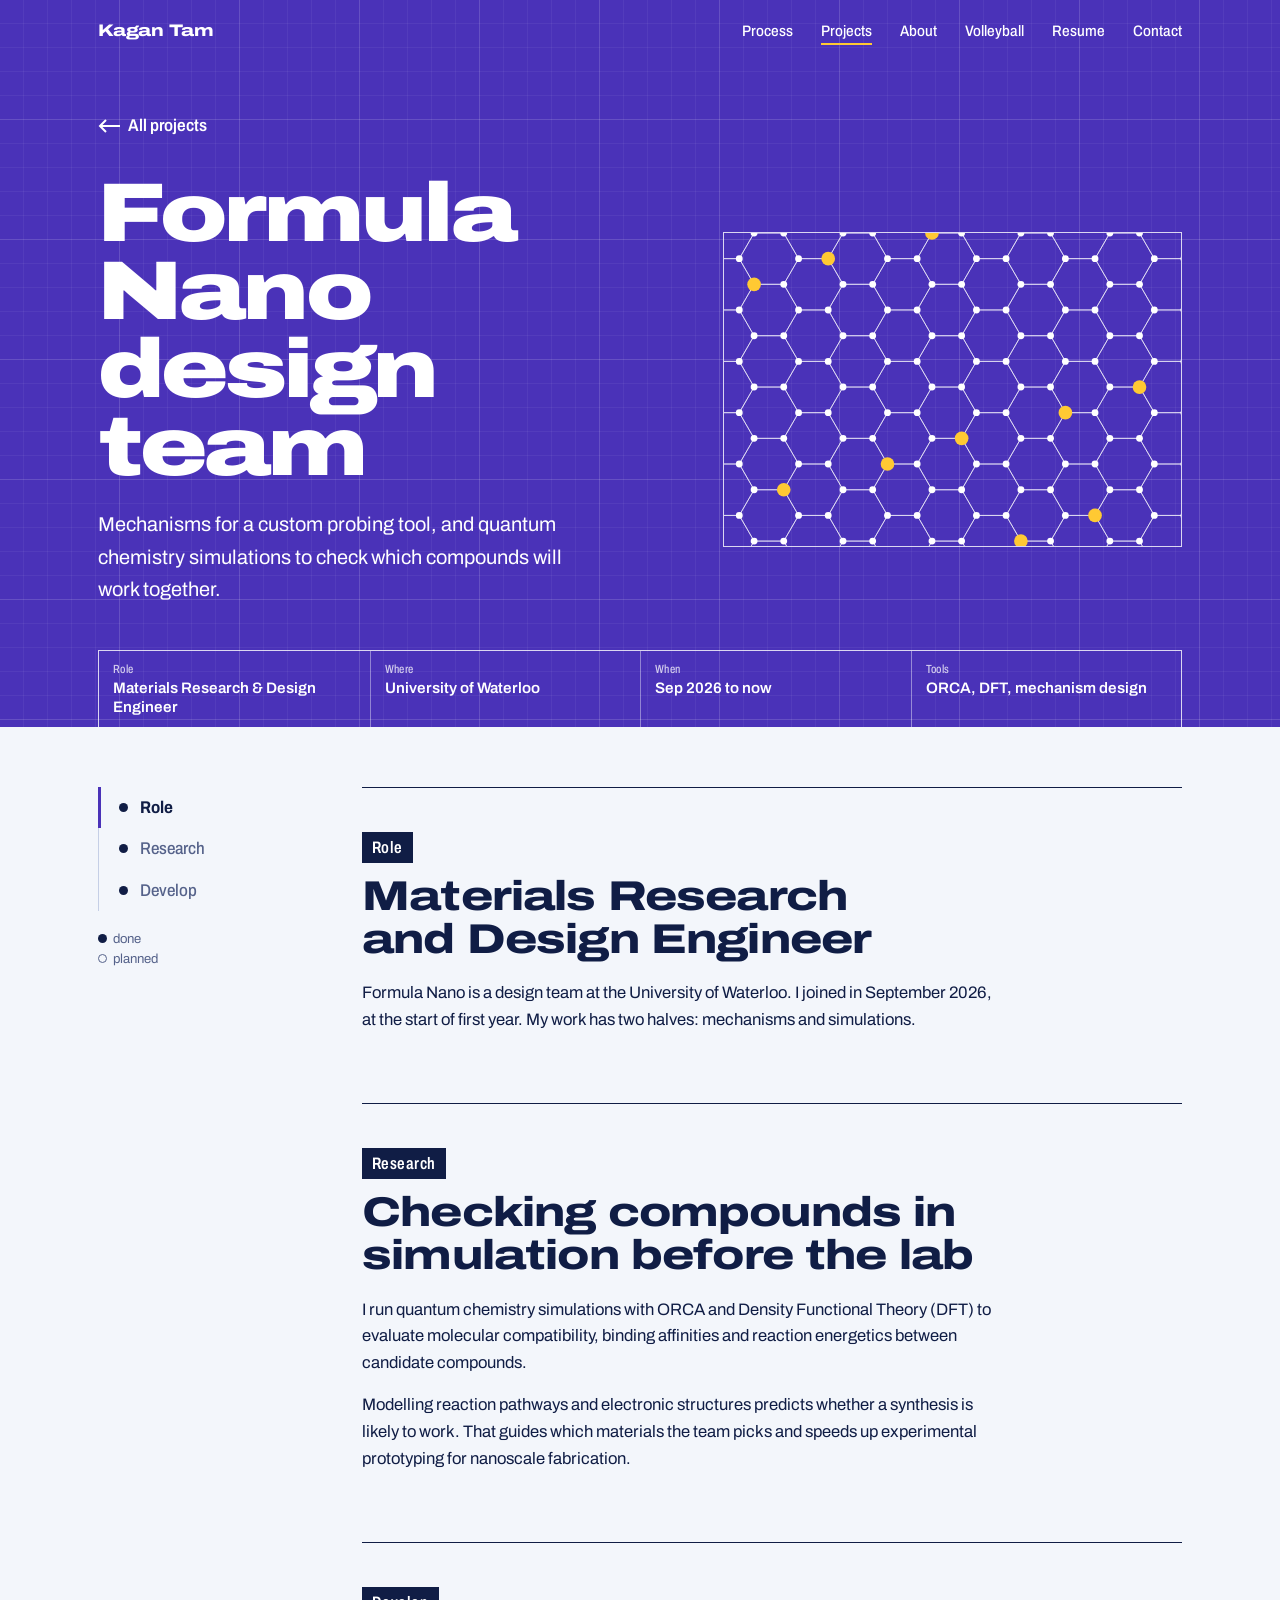
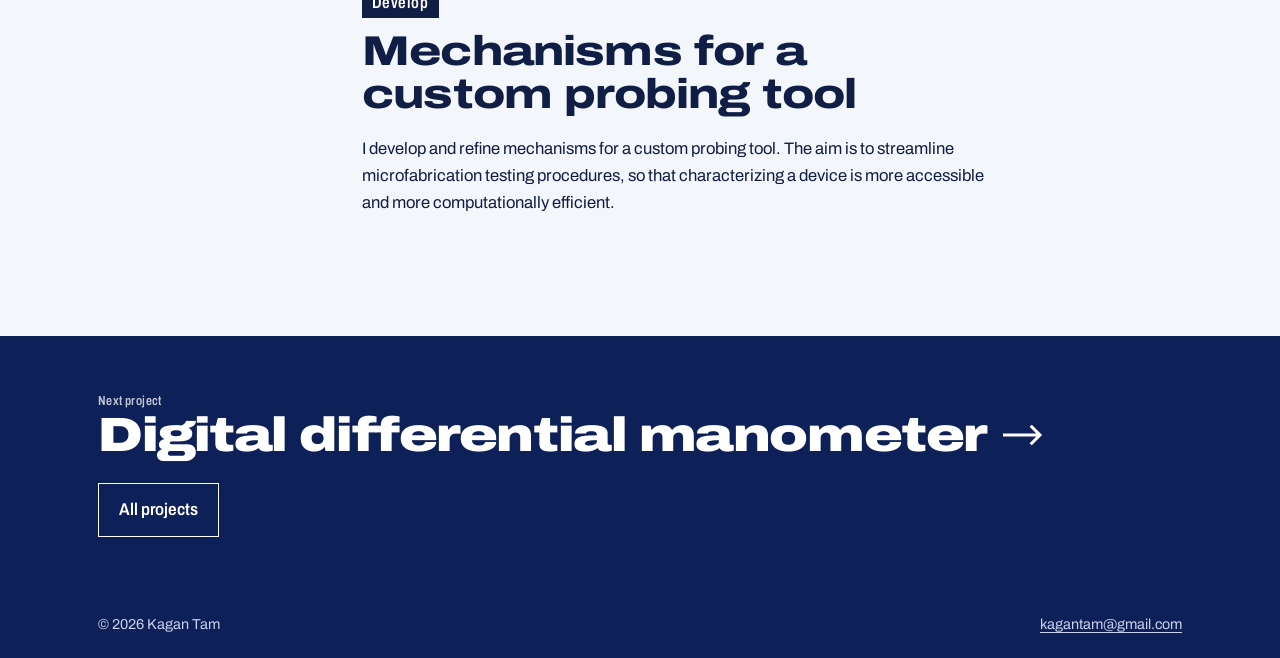
<file: projects/formula-nano.html>
<!doctype html>
<html lang="en">
<head>
<meta charset="utf-8">
<meta name="viewport" content="width=device-width, initial-scale=1">
<title>Formula Nano design team | Kagan Tam</title>
<meta name="description" content="Materials Research and Design Engineer on the Formula Nano design team at the University of Waterloo.">
<link rel="icon" href="data:image/svg+xml,%3Csvg xmlns='http://www.w3.org/2000/svg' viewBox='0 0 32 32'%3E%3Ccircle cx='16' cy='16' r='14' fill='%23ffc933' stroke='%230d2057' stroke-width='2'/%3E%3Cpath d='M2 16q14-7 28 0M16 2q-8 14 0 28' stroke='%231b40ad' stroke-width='3' fill='none'/%3E%3C/svg%3E">
<link rel="preconnect" href="https://fonts.googleapis.com">
<link rel="preconnect" href="https://fonts.gstatic.com" crossorigin>
<link href="https://fonts.googleapis.com/css2?family=Archivo:wdth,wght@62..125,100..900&family=Architects+Daughter&display=swap" rel="stylesheet">
<link rel="stylesheet" href="../css/site.css">
<script>document.documentElement.classList.add('js')</script>
</head>
<!-- data-project must match this page's slug in js/projects.js. It sets the page colour,
     the header drawing and the "next project" link. data-root tells the scripts where the homepage is. -->
<body data-project="formula-nano" data-root="../">

<nav class="nav" aria-label="Main">
  <div class="wrap">
    <a class="nav-name" href="../index.html">Kagan Tam</a>
    <button class="nav-toggle" aria-expanded="false">Menu</button>
    <ul class="nav-links">
      <li><a href="../index.html#process">Process</a></li>
      <li><a class="on" href="../index.html#projects">Projects</a></li>
      <li><a href="../index.html#about">About</a></li>
      <li><a href="../index.html#volleyball">Volleyball</a></li>
      <li><a href="../index.html#resume">Resume</a></li>
      <li><a href="../index.html#contact">Contact</a></li>
    </ul>
  </div>
</nav>

<main>
<!-- ================= HEADER ================= -->
<header class="phero sheet">
  <div class="wrap">
    <a class="back" href="../index.html#projects"><svg width="22" height="14" viewBox="0 0 22 14" fill="none" stroke="currentColor" stroke-width="2" aria-hidden="true"><path d="M22 7H2M8 1L2 7l6 6"/></svg>All projects</a>
    <div class="phero-grid">
      <div>
        <h1>Formula Nano design team</h1>
        <p class="sub">Mechanisms for a custom probing tool, and quantum chemistry simulations to check which compounds will work together.</p>
      </div>
      <div class="phero-art" data-art></div>
    </div>
    <dl class="titleblock">
      <div><dt>Role</dt><dd>Materials Research &amp; Design Engineer</dd></div>
      <div><dt>Where</dt><dd>University of Waterloo</dd></div>
      <div><dt>When</dt><dd>Sep 2026 to now</dd></div>
      <div><dt>Tools</dt><dd>ORCA, DFT, mechanism design</dd></div>
    </dl>
  </div>
</header>

<!-- ================= BODY =================
     Each <section class="stage"> is one stage of the design process.
       id          used by the side menu link
       data-stage  the name shown in the side menu
       data-status "planned" draws a hollow dot (not done yet); leave it out when done -->
<div class="wrap">
  <div class="pbody">
    <nav class="rail" aria-label="Design process stages">
      <ol></ol>
      <p class="key"><i></i>done<br><i class="o"></i>planned</p>
    </nav>
    <div>

      <section class="stage" id="role" data-stage="Role">
        <p class="stage-tag lbl"><b>Role</b></p>
        <h2>Materials Research and Design Engineer</h2>
        <p>Formula Nano is a design team at the University of Waterloo. I joined in September 2026, at the start of first year. My work has two halves: mechanisms and simulations.</p>
      </section>

      <section class="stage" id="research" data-stage="Research">
        <p class="stage-tag lbl"><b>Research</b></p>
        <h2>Checking compounds in simulation before the lab</h2>
        <p>I run quantum chemistry simulations with ORCA and Density Functional Theory (DFT) to evaluate molecular compatibility, binding affinities and reaction energetics between candidate compounds.</p>
        <p>Modelling reaction pathways and electronic structures predicts whether a synthesis is likely to work. That guides which materials the team picks and speeds up experimental prototyping for nanoscale fabrication.</p>
      </section>

      <section class="stage" id="develop" data-stage="Develop">
        <p class="stage-tag lbl"><b>Develop</b></p>
        <h2>Mechanisms for a custom probing tool</h2>
        <p>I develop and refine mechanisms for a custom probing tool. The aim is to streamline microfabrication testing procedures, so that characterizing a device is more accessible and more computationally efficient.</p>
      </section>
    </div>
  </div>
</div>
</main>

<!-- "Next project" link: filled in automatically from js/projects.js -->
<aside class="pnext"><div class="wrap"></div></aside>
<footer class="foot">
  <div class="wrap"><span>© <span data-year>2026</span> Kagan Tam</span><a href="mailto:kagantam@gmail.com">kagantam@gmail.com</a></div>
</footer>

<script src="../js/projects.js"></script>
<script src="../js/art.js"></script>
<script src="../js/site.js"></script>
</body>
</html>
</file>
<file: css/site.css>
/* =====================================================================
   KAGAN TAM — site styles
   One stylesheet for the homepage and every project page.

   TO RE-THEME THE SITE: change the colours and fonts in :root below.
   ===================================================================== */
:root{
  --blue:#1b40ad;      /* blueprint sheet */
  --navy:#0d2057;      /* dark sections, nav */
  --ink:#101d45;       /* text on light backgrounds */
  --vellum:#f3f6fb;    /* light drafting paper */
  --paper:#ffffff;
  --rule:#c5cfe6;      /* hairlines on light backgrounds */
  --muted:#55628a;     /* secondary text */
  --ball:#ffc933;      /* volleyball yellow: highlights */
  --pen:#cf3a2e;       /* red pen: revision notes */
  --ground:var(--blue);/* each project page overrides this with its own colour */

  --font:"Archivo","Inter",system-ui,-apple-system,"Segoe UI",Helvetica,Arial,sans-serif;
  --hand:"Architects Daughter","Segoe Print","Bradley Hand",cursive;
  --max:1180px;
  --pad:clamp(20px,4vw,48px);
  --ease:cubic-bezier(.2,.8,.2,1);
}

*{box-sizing:border-box;margin:0;padding:0}
html{scroll-behavior:smooth;-webkit-text-size-adjust:100%;overflow-x:clip}
body{font:400 17px/1.62 var(--font);color:var(--ink);background:var(--vellum);-webkit-font-smoothing:antialiased;overflow-x:clip}
img,svg{display:block;max-width:100%}
img{height:auto}
a{color:inherit;text-underline-offset:3px;text-decoration-thickness:1px}
a:hover{text-decoration-thickness:2px}
:focus-visible{outline:3px solid var(--ball);outline-offset:3px}
button{font:inherit;color:inherit;cursor:pointer}
p{max-width:64ch}
p + p{margin-top:.9em}
h1,h2,h3{font-stretch:125%;font-weight:800;line-height:1.04;letter-spacing:-.02em;text-wrap:balance}
h2{font-size:clamp(2rem,5vw,3.5rem)}
h3{font-size:clamp(1.2rem,2.2vw,1.55rem);line-height:1.15}
.wrap{max-width:var(--max);margin-inline:auto;padding-inline:var(--pad)}
.lbl{font-stretch:75%;font-weight:600;font-size:.82rem;letter-spacing:.03em}
.hand{font-family:var(--hand);font-size:1.02rem;line-height:1.35}
.muted{color:var(--muted)}
.num{font-variant-numeric:tabular-nums}
.sr{position:absolute;width:1px;height:1px;overflow:hidden;clip-path:inset(50%)}

/* ---------- backgrounds ---------- */
.sheet{color:#fff;background-color:var(--ground);
  background-image:
    linear-gradient(rgba(255,255,255,.1) 1px,transparent 1px),linear-gradient(90deg,rgba(255,255,255,.1) 1px,transparent 1px),
    linear-gradient(rgba(255,255,255,.05) 1px,transparent 1px),linear-gradient(90deg,rgba(255,255,255,.05) 1px,transparent 1px);
  background-size:120px 120px,120px 120px,24px 24px,24px 24px;background-position:-1px -1px}
.gridpaper{background-color:var(--paper);
  background-image:linear-gradient(rgba(27,64,173,.07) 1px,transparent 1px),linear-gradient(90deg,rgba(27,64,173,.07) 1px,transparent 1px);
  background-size:24px 24px;background-position:-1px -1px}
.sec{padding-block:clamp(72px,10vw,140px);position:relative}
.sec-head{display:grid;gap:18px;margin-bottom:clamp(32px,5vw,60px)}
.sec-head p{font-size:1.12rem}

/* ---------- buttons ---------- */
.btn{display:inline-flex;align-items:center;gap:10px;padding:12px 20px;border:1.5px solid currentColor;text-decoration:none;font-weight:600;font-stretch:87%;background:none;transition:background .2s,color .2s,transform .2s var(--ease)}
.btn:hover{background:var(--ink);color:#fff;border-color:var(--ink)}
.btn:active{transform:translateY(1px)}
.sheet .btn:hover,.court .btn:hover{background:#fff;color:var(--navy);border-color:#fff}
.btn.solid{background:var(--ball);border-color:var(--ball);color:var(--navy)}
.btn.solid:hover{background:#fff;border-color:#fff;color:var(--navy)}

/* ---------- nav ---------- */
.nav{position:fixed;inset:0 0 auto 0;z-index:100;color:#fff;transition:background .3s,box-shadow .3s}
.nav.solid{background:var(--navy);box-shadow:0 1px 0 rgba(255,255,255,.14)}
.nav .wrap{display:flex;align-items:center;justify-content:space-between;height:62px}
.nav-name{font-weight:800;font-stretch:125%;letter-spacing:-.01em;text-decoration:none;font-size:1.05rem}
.nav-links{display:flex;gap:clamp(14px,2.2vw,28px);list-style:none}
.nav-links a{text-decoration:none;font-weight:500;font-stretch:87%;font-size:.95rem;padding:6px 0;background:linear-gradient(var(--ball),var(--ball)) 0 100%/0 2px no-repeat;transition:background-size .3s var(--ease)}
.nav-links a:hover,.nav-links a.on{background-size:100% 2px}
.nav-toggle{display:none;background:none;border:1.5px solid #fff;padding:6px 12px;font-weight:600;font-stretch:87%}
@media(max-width:820px){
  .nav-toggle{display:block}
  .nav-links{position:fixed;inset:62px 0 auto 0;flex-direction:column;gap:0;background:var(--navy);padding:8px var(--pad) 22px;transform:translateY(-130%);transition:transform .35s var(--ease)}
  .nav.open{background:var(--navy)}
  .nav.open .nav-links{transform:none}
  .nav-links a{display:block;padding:13px 0;font-size:1.15rem;border-bottom:1px solid rgba(255,255,255,.16)}
}

/* =====================================================================
   HOME: HERO (the drawing sheet)
   ===================================================================== */
.hero{min-height:100svh;display:flex;flex-direction:column;padding-top:62px;position:relative;--dimc:rgba(255,255,255,.75)}
.hero > .wrap,.contact > .wrap{width:100%}
.hero-grid{flex:1;display:grid;grid-template-columns:minmax(0,1.3fr) minmax(0,.7fr);gap:clamp(28px,5vw,80px);align-items:center;padding-block:clamp(24px,4vh,48px)}
.hero-where{color:var(--ball)}
.dim-name{position:relative;width:fit-content;margin:54px 0 30px;font-weight:900;font-stretch:125%;font-size:120px;line-height:.86;letter-spacing:-.035em}
.dim-name .ln{display:block;width:fit-content}
.dim{position:absolute;pointer-events:none;font-style:normal}
.dim i{position:absolute;background:var(--dimc)}
.dim i::before,.dim i::after{content:"";position:absolute;border:4px solid transparent}
.dim b{position:absolute;font:600 .82rem/1 var(--font);font-stretch:75%;letter-spacing:.03em;background:var(--blue);padding:3px 9px;font-variant-numeric:tabular-nums;white-space:nowrap}
.dim-w{left:0;right:0;bottom:calc(100% + 8px);height:32px;border-inline:1px solid var(--dimc)}
.dim-w i{left:0;right:0;top:9px;height:1px;transform-origin:0 50%}
.dim-w i::before{left:0;top:-3.5px;border-left:0;border-right:8px solid var(--dimc)}
.dim-w i::after{right:0;top:-3.5px;border-right:0;border-left:8px solid var(--dimc)}
.dim-w b{left:50%;top:9px;transform:translate(-50%,-50%)}
.dim-h{top:0;bottom:0;left:calc(100% + 12px);width:32px;border-block:1px solid var(--dimc)}
.dim-h i{top:0;bottom:0;left:22px;width:1px;transform-origin:50% 0}
.dim-h i::before{top:0;left:-3.5px;border-top:0;border-bottom:8px solid var(--dimc)}
.dim-h i::after{bottom:0;left:-3.5px;border-bottom:0;border-top:8px solid var(--dimc)}
.dim-h b{left:22px;top:50%;transform:translate(-50%,-50%) rotate(-90deg)}
.hero-lede{font-size:clamp(1.05rem,1.5vw,1.22rem);max-width:46ch}
.hero-links{display:flex;flex-wrap:wrap;gap:12px;margin-top:28px}
.detail{position:relative;justify-self:end;width:min(100%,400px)}
.detail-frame{position:relative;border:1.5px solid #fff;padding:8px}
.detail-frame::before,.detail-frame::after{content:"";position:absolute;width:22px;height:22px;border:1.5px solid var(--ball)}
.detail-frame::before{left:-9px;top:-9px;border-right:0;border-bottom:0}
.detail-frame::after{right:-9px;bottom:-9px;border-left:0;border-top:0}
.detail-frame img{width:100%;aspect-ratio:4/5;object-fit:cover;object-position:50% 18%;max-height:58svh}
.detail-tab{position:absolute;left:-1.5px;bottom:100%;background:#fff;color:var(--blue);padding:3px 10px}
.detail figcaption{margin-top:14px;color:#fff;max-width:34ch}
.titleblock{display:grid;grid-template-columns:1fr 1.7fr 1.2fr 1.2fr 150px;border:1.5px solid rgba(255,255,255,.8);margin-bottom:26px;background:rgba(27,64,173,.6)}
.titleblock > div{padding:9px 14px 10px;border-left:1px solid rgba(255,255,255,.4)}
.titleblock > div:first-child{border-left:0}
.titleblock dt{font-stretch:75%;font-weight:500;font-size:.74rem;letter-spacing:.04em;opacity:.75}
.titleblock dd{font-weight:600;font-size:.95rem;line-height:1.25}
@media(max-width:900px){
  .hero-grid{grid-template-columns:minmax(0,1fr);gap:30px}
  .detail{justify-self:start;width:min(100%,340px)}
  .titleblock{grid-template-columns:1fr 1fr}
  .titleblock > div{border-left:0;border-top:1px solid rgba(255,255,255,.4)}
  .titleblock > div:nth-child(-n+2){border-top:0}
  .titleblock > div:nth-child(even){border-left:1px solid rgba(255,255,255,.4)}
  .titleblock .xy{display:none}
  .dim-h{display:none}
}
/* load sequence: the sheet gets drafted */
.js .hero .ln{clip-path:inset(-10% 100% -25% 0)}
.js .hero .dim-w i{transform:scaleX(0)}
.js .hero .dim-h i{transform:scaleY(0)}
.js .hero .dim,.js .hero .dim b,.js .hero .hero-where,.js .hero .hero-lede,.js .hero .hero-links,.js .hero .detail,.js .hero .titleblock > div{opacity:0}
.hero.go .dim{opacity:1;transition:opacity .3s .15s}
.hero.go .dim-w i{transform:none;transition:transform .7s .2s var(--ease)}
.hero.go .dim-h i{transform:none;transition:transform .7s .55s var(--ease)}
.hero.go .dim b{opacity:1;transition:opacity .3s .8s}
.hero.go .ln{clip-path:inset(-10% 0 -25% 0);transition:clip-path .9s .35s var(--ease)}
.hero.go .ln + .ln{transition-delay:.55s}
.hero.go .hero-where{opacity:1;transition:opacity .5s .1s}
.hero.go .hero-lede,.hero.go .hero-links{opacity:1;transition:opacity .7s 1.1s}
.js .hero .detail{clip-path:inset(-40px -20px 100% -20px)}
.js .hero.go .detail{opacity:1;clip-path:inset(-40px -20px -120px -20px);transition:opacity .2s .7s,clip-path 1s .7s var(--ease)}
.hero.go .titleblock > div{opacity:1;transition:opacity .4s calc(1.2s + var(--i,0) * .09s)}

/* =====================================================================
   HOME: PICK A KAGAN (the little animated guys)
   ===================================================================== */
.sandbox{display:grid;grid-template-columns:repeat(6,1fr);gap:6px;border:1.5px solid var(--ink);background:var(--paper);padding:18px 10px 8px;
  background-image:radial-gradient(rgba(27,64,173,.16) 1.2px,transparent 1.5px);background-size:16px 16px}
.station{display:flex;flex-direction:column;align-items:center;text-decoration:none;padding:2px 2px 12px;transition:transform .4s var(--ease)}
.station:hover,.station:focus-visible{transform:translateY(-7px)}
.station svg{width:100%;height:auto;overflow:visible}
.station .tag{font-stretch:87%;font-weight:600;font-size:.85rem;background:var(--paper);border:1.5px solid var(--ink);padding:3px 10px;transition:background .2s,color .2s}
.station:hover .tag{background:var(--ink);color:#fff}
@media(max-width:900px){.sandbox{grid-template-columns:repeat(3,1fr)}}
@media(max-width:520px){.sandbox{grid-template-columns:repeat(2,1fr)}}

/* =====================================================================
   HOME: HOW I WORK (the design-process loop)
   Without JavaScript, on phones, or with reduced motion: a plain list.
   On wide screens the section pins and scrolling walks round the loop.
   ===================================================================== */
.process{border-block:1px solid var(--rule)}
.process-pin{padding-block:clamp(72px,10vw,120px)}
.process-grid{display:grid;gap:40px}
.process h2{font-size:clamp(1.9rem,4vw,3rem)}
.process-intro{margin-top:16px;font-size:1.08rem}
.loop{display:none}
.stages{display:grid;gap:14px;margin-top:34px;counter-reset:st}
.stage-card{border:1.5px solid var(--ink);background:var(--paper);padding:22px 24px 24px}
.stage-card h3{display:flex;align-items:baseline;gap:14px;font-size:clamp(1.4rem,2.6vw,2rem)}
.stage-card h3::before{counter-increment:st;content:counter(st);font-stretch:75%;font-weight:600;font-size:.9rem;color:var(--blue);border:1.5px solid var(--blue);border-radius:50%;width:30px;height:30px;display:inline-grid;place-items:center;flex:none;transform:translateY(-4px);letter-spacing:0}
.stage-card > p{margin-top:10px;font-size:1.08rem}
.proof{list-style:none;margin-top:16px;display:grid;gap:10px}
.proof li{display:grid;grid-template-columns:132px 1fr;gap:14px;padding-top:10px;border-top:1px solid var(--rule);font-size:.97rem;line-height:1.5}
.proof a{font-weight:600;font-stretch:87%;color:var(--blue)}
@media(max-width:560px){.proof li{grid-template-columns:1fr;gap:2px}}

.process.pinned .process-track{height:calc(100svh + 8 * 60vh)}
.process.pinned .process-pin{position:sticky;top:0;height:100svh;padding-block:74px 20px;display:flex;align-items:center}
.process.pinned .process-grid{grid-template-columns:minmax(0,.9fr) minmax(0,1.1fr);gap:clamp(24px,4vw,64px);align-items:center;width:100%}
.process.pinned .loop{display:block;width:min(100%,84svh);justify-self:center;overflow:visible}
.process.pinned .stages{display:block;position:relative;height:min(46svh,400px);margin-top:26px}
.process.pinned .stage-card{position:absolute;inset:0 0 auto 0;opacity:0;visibility:hidden;transform:translateY(16px);transition:opacity .35s,transform .45s var(--ease),visibility 0s .35s;border:0;border-left:3px solid var(--blue);background:none;padding:2px 0 2px 22px}
.process.pinned .stage-card.on{opacity:1;visibility:visible;transform:none;transition-delay:0s}
.process.pinned .stage-card h3::before{display:none}
.loop text{font-family:var(--font)}
.loop .ring{fill:none;stroke:var(--rule);stroke-width:2}
.loop .arc{fill:none;stroke:var(--blue);stroke-width:4;transition:stroke-dashoffset .6s var(--ease)}
.loop .node{cursor:pointer}
.loop .node circle{fill:var(--paper);stroke:var(--ink);stroke-width:1.5;transition:fill .3s,stroke .3s}
.loop .node text.n{font-weight:700;font-size:15px;fill:var(--ink);text-anchor:middle;dominant-baseline:central;transition:fill .3s}
.loop .node text.t{font-stretch:87%;font-weight:600;font-size:15px;fill:var(--muted);transition:fill .3s}
.loop .node.done circle{fill:var(--blue);stroke:var(--blue)}
.loop .node.done text.n{fill:#fff}
.loop .node.on text.t,.loop .node:hover text.t{fill:var(--ink)}
.loop .node:focus-visible{outline:none}
.loop .node:focus-visible circle{stroke:var(--ball);stroke-width:4}
.loop .ballwrap{transition:transform .6s var(--ease);transform-origin:260px 260px}
.loop .back{fill:none;stroke:var(--pen);stroke-width:2;stroke-linecap:round;stroke-dasharray:5 6}
.loop .backnote{font-family:var(--hand);font-size:15px;fill:var(--pen)}
.loop .backgrp{opacity:.45;transition:opacity .4s}
.loop.testing .backgrp{opacity:1}
.loop .big{font-weight:900;font-stretch:125%;font-size:84px;fill:var(--ink);text-anchor:middle;letter-spacing:-3px}
.loop .of{font-stretch:75%;font-weight:600;font-size:14px;fill:var(--muted);text-anchor:middle}
.process-hint{display:none}
.process.pinned .process-hint{display:block;margin-top:14px;color:var(--muted)}

/* =====================================================================
   HOME: PROJECTS (the drawing rack)
   ===================================================================== */
.rackwrap{background:var(--navy);color:#fff}
.rack-head{display:flex;flex-wrap:wrap;align-items:end;justify-content:space-between;gap:24px;margin-bottom:38px}
.rack-head p{margin-top:16px;font-size:1.1rem;color:#c9d3ee}
.rack-ctl{display:flex;align-items:center;gap:10px}
.rack-ctl button{width:48px;height:48px;border:1.5px solid #fff;background:none;display:grid;place-items:center;transition:background .2s,color .2s,opacity .2s}
.rack-ctl button:hover:not(:disabled){background:#fff;color:var(--navy)}
.rack-ctl button:disabled{opacity:.3;cursor:default}
.rack-count{min-width:64px;text-align:center}
.rack{display:flex;gap:22px;overflow-x:auto;scroll-snap-type:x mandatory;scrollbar-width:none;padding:6px max(var(--pad),calc((100vw - var(--max)) / 2 + var(--pad))) 26px;scroll-padding-inline:max(var(--pad),calc((100vw - var(--max)) / 2 + var(--pad)));cursor:grab}
.rack::-webkit-scrollbar{display:none}
.rack.drag{cursor:grabbing;scroll-snap-type:none;scroll-behavior:auto}
.rack.drag a{pointer-events:none}
.card{flex:none;width:min(84vw,380px);scroll-snap-align:start;background:var(--vellum);color:var(--ink);text-decoration:none;display:flex;flex-direction:column;border:1.5px solid #fff;transition:transform .4s var(--ease),box-shadow .4s var(--ease);-webkit-user-drag:none;user-select:none}
.card:hover,.card:focus-visible{transform:translateY(-8px);box-shadow:10px 10px 0 var(--ball)}
.card-art{aspect-ratio:16/10;position:relative;overflow:hidden;background-color:var(--ground)}
.card-art.sheet{background-size:80px 80px,80px 80px,16px 16px,16px 16px}
.card-art svg{position:absolute;inset:0;width:100%;height:100%}
.card-art img{position:absolute;inset:0;width:100%;height:100%;object-fit:contain;padding:14px;pointer-events:none}
.card-art img.blueprint{filter:invert(1) grayscale(1) contrast(1.4);mix-blend-mode:screen}
.card-art img.photo{object-fit:cover;padding:0}
.card-no{position:absolute;left:0;top:0;background:#fff;color:var(--ink);padding:3px 10px;z-index:1}
.card-body{padding:20px 22px 0;flex:1;display:flex;flex-direction:column}
.card-body h3{font-size:1.5rem}
.card-body p{margin-top:10px;font-size:.98rem;line-height:1.5;color:#33406a}
.card-tb{display:grid;grid-template-columns:1fr 1fr;margin:0 -22px;border-top:1.5px solid var(--ink)}
.card-tb div{padding:8px 22px 9px;border-top:1px solid var(--rule)}
.card-tb div:nth-child(-n+2){border-top:0}
.card-tb div:nth-child(even){border-left:1px solid var(--rule)}
.card-tb .wide{grid-column:1/-1;border-left:0}
.card-tb dt{font-stretch:75%;font-weight:500;font-size:.74rem;letter-spacing:.04em;color:var(--muted)}
.card-tb dd{font-weight:600;font-size:.92rem;line-height:1.3}
.card-spacer{flex:1;min-height:18px}
.card-open{display:flex;justify-content:space-between;align-items:center;padding:12px 22px;margin:0 -22px;background:var(--ink);color:#fff;font-weight:600;font-stretch:87%}
.card-open svg{transition:transform .3s var(--ease)}
.card:hover .card-open svg{transform:translateX(6px)}
.card.next{background:none;color:#fff;border:1.5px dashed rgba(255,255,255,.6);justify-content:center;padding:30px;cursor:default}
.card.next:hover{transform:none;box-shadow:none}
.card.next h3{font-size:1.5rem}
.card.next p{margin-top:12px;color:#c9d3ee}
.card.next .hand{color:var(--ball);margin-top:22px;font-size:1.15rem}

/* =====================================================================
   HOME: ABOUT (claim / evidence table)
   ===================================================================== */
.about-grid{display:grid;grid-template-columns:minmax(0,.8fr) minmax(0,1.2fr);gap:clamp(30px,6vw,90px);align-items:start}
.about-grid .lead{font-size:1.15rem}
.claims{border-top:1.5px solid var(--ink)}
.claims-head,.claim{display:grid;grid-template-columns:minmax(0,.42fr) minmax(0,1fr);gap:20px}
.claims-head{padding:8px 0;color:var(--muted)}
.claim{padding:17px 0;border-top:1px solid var(--rule);align-items:baseline;position:relative}
.claim h3{font-size:1.2rem}
.claim::after{content:"";position:absolute;left:0;top:-1px;height:1px;width:100%;background:var(--blue);transform:scaleX(0);transform-origin:0 50%;transition:transform .5s var(--ease)}
.claim:hover::after{transform:none}
.tools{margin-top:28px;display:flex;flex-wrap:wrap;gap:8px;list-style:none}
.tools li{border:1px solid var(--ink);padding:3px 11px;font-stretch:87%;font-weight:500;font-size:.9rem}
@media(max-width:860px){.about-grid{grid-template-columns:1fr}}
@media(max-width:520px){.claims-head{display:none}.claim{grid-template-columns:1fr;gap:4px}}

/* =====================================================================
   HOME: PATH (revision history)
   ===================================================================== */
.path-grid{display:grid;grid-template-columns:minmax(0,.8fr) minmax(0,1.2fr);gap:clamp(30px,6vw,90px);align-items:start}
.revs{width:100%;border-collapse:collapse;border:1.5px solid var(--ink);background:var(--paper)}
.revs caption{text-align:left;padding-bottom:10px;color:var(--muted)}
.revs th{text-align:left;font-stretch:75%;font-weight:500;font-size:.76rem;letter-spacing:.04em;color:var(--muted);padding:8px 14px;border-bottom:1.5px solid var(--ink)}
.revs td{padding:14px;border-top:1px solid var(--rule);vertical-align:top;line-height:1.45}
.revs td:first-child{font-weight:900;font-stretch:125%;font-size:1.3rem;color:var(--blue);width:58px}
.revs td:nth-child(2){white-space:nowrap;font-stretch:87%;font-weight:500;color:var(--muted);font-size:.92rem;padding-top:17px}
.revs strong{display:block;font-weight:700;font-stretch:112%}
.revs span{font-size:.96rem;color:#33406a}
.revs tr.now td{background:#fff8dd}
@media(max-width:860px){.path-grid{grid-template-columns:1fr}}
@media(max-width:520px){.revs td:nth-child(2){white-space:normal}.revs td,.revs th{padding-inline:10px}}

/* =====================================================================
   HOME: VOLLEYBALL (the court)
   ===================================================================== */
.court{background:var(--ball);color:var(--navy);overflow:hidden}
.court-lines{position:absolute;inset:40px var(--pad);border:3px solid rgba(13,32,87,.14);pointer-events:none}
.court-lines::before{content:"";position:absolute;left:0;right:0;top:33%;border-top:3px solid rgba(13,32,87,.14)}
.court-lines::after{content:"";position:absolute;left:0;right:0;top:50%;border-top:3px dashed rgba(13,32,87,.14)}
.court .wrap{position:relative}
.court-grid{display:grid;grid-template-columns:minmax(0,1fr) minmax(0,1fr);gap:clamp(30px,5vw,72px);align-items:start}
.court h2{font-size:clamp(2.4rem,6.4vw,4.6rem)}
.court-story{margin-top:26px;font-size:1.06rem}
.steps{list-style:none;display:grid;grid-template-columns:repeat(4,1fr);gap:0;margin:104px 0 6px;align-items:end}
.steps li{border-top:3px solid var(--navy);padding:10px 12px 0 0;font-weight:700;font-stretch:112%;line-height:1.2;font-size:.98rem}
.steps li span{display:block;font-weight:500;font-stretch:75%;font-size:.8rem;letter-spacing:.03em;opacity:.8}
.steps li:nth-child(1){transform:translateY(0)}
.steps li:nth-child(2){transform:translateY(-22px)}
.steps li:nth-child(3){transform:translateY(-44px)}
.steps li:nth-child(4){transform:translateY(-66px)}
.shots{display:grid;grid-template-columns:1.5fr 1fr;gap:16px;align-items:start}
.shots figure{position:relative;background:#fff;border:6px solid #fff;box-shadow:6px 6px 0 var(--navy);display:flex;flex-direction:column}
.shots figure:nth-child(1){grid-column:1/-1;transform:rotate(-.6deg)}
.shots figure:nth-child(2){transform:rotate(1deg)}
.shots figure:nth-child(3){transform:rotate(-1.4deg) translateY(8px)}
.shots img{width:100%;object-fit:cover;aspect-ratio:4/3}
.shots figure:nth-child(3) img{aspect-ratio:8/9}
.shots figcaption{background:#fff;color:var(--navy);padding:8px 6px 2px;font-size:.95rem}
.taught{margin-top:44px;border-left:3px solid var(--navy);padding-left:20px}
.taught h3{margin-bottom:8px}
@media(max-width:860px){.court-grid{grid-template-columns:minmax(0,1fr)}.court-lines{display:none}}
@media(max-width:520px){.steps{grid-template-columns:1fr 1fr;row-gap:18px;margin-top:40px}.steps li{transform:none!important}}

/* =====================================================================
   HOME: RESUME + CONTACT
   ===================================================================== */
.cv{border-top:1.5px solid var(--ink)}
.cv-row{display:grid;grid-template-columns:190px minmax(0,1fr);gap:24px;padding:18px 0;border-bottom:1px solid var(--rule)}
.cv-row .when{font-stretch:87%;font-weight:500;color:var(--muted);font-size:.94rem;padding-top:2px}
.cv-row h3{font-size:1.15rem;font-stretch:112%}
.cv-row ul{margin:6px 0 0 18px;color:#33406a;font-size:.98rem}
.cv-row li{margin-top:2px;max-width:70ch}
@media(max-width:620px){.cv-row{grid-template-columns:1fr;gap:2px}}
.contact{min-height:78svh;display:flex;align-items:center}
.contact h2{font-size:clamp(2.2rem,6vw,4.4rem)}
.contact .mail{display:block;width:fit-content;margin-top:34px;font-weight:900;font-stretch:125%;letter-spacing:-.03em;line-height:1;font-size:clamp(1.5rem,5.4vw,4.2rem);text-decoration:none;color:var(--ball);overflow-wrap:anywhere;background:linear-gradient(var(--ball),var(--ball)) 0 100%/0 4px no-repeat;padding-bottom:10px;transition:background-size .5s var(--ease)}
.contact .mail:hover{background-size:100% 4px}
.contact .more{display:flex;flex-wrap:wrap;gap:12px;margin-top:30px}
.foot{background:var(--navy);color:#c9d3ee;padding:22px 0;font-size:.9rem}
.foot .wrap{display:flex;flex-wrap:wrap;gap:8px 24px;justify-content:space-between}

/* ---------- corner mini me ---------- */
#mini-me{position:fixed;right:10px;bottom:0;width:112px;height:224px;z-index:90;background:none;border:0;padding:0}
#mini-me svg{width:100%;height:100%;overflow:visible}
@media(max-width:700px){#mini-me{width:70px;height:140px;right:2px}}

/* ---------- scroll reveals (kept quiet) ---------- */
.js [data-reveal]{opacity:0;transform:translateY(14px);transition:opacity .7s,transform .8s var(--ease);transition-delay:calc(var(--i,0) * 60ms)}
.js [data-reveal].in{opacity:1;transform:none}

/* =====================================================================
   PROJECT PAGES
   ===================================================================== */
.phero{padding:112px 0 0}
.back{display:inline-flex;align-items:center;gap:8px;text-decoration:none;font-weight:600;font-stretch:87%;margin-bottom:34px}
.back svg{transition:transform .3s var(--ease)}
.back:hover svg{transform:translateX(-5px)}
.phero-grid{display:grid;grid-template-columns:minmax(0,1.1fr) minmax(0,.9fr);gap:clamp(24px,5vw,70px);align-items:center;padding-bottom:44px}
.phero h1{font-weight:900;font-size:clamp(2.5rem,6.6vw,5.2rem);line-height:.94;letter-spacing:-.035em}
.phero .sub{font-size:clamp(1.05rem,1.6vw,1.25rem);margin-top:22px;max-width:44ch}
.phero-art{position:relative;aspect-ratio:16/11;border:1.5px solid rgba(255,255,255,.8)}
.phero-art svg{position:absolute;inset:0;width:100%;height:100%}
.phero-art img{position:absolute;inset:0;width:100%;height:100%;object-fit:contain;padding:18px}
.phero-art img.blueprint{filter:invert(1) grayscale(1) contrast(1.4);mix-blend-mode:screen}
.phero .titleblock{grid-template-columns:repeat(4,1fr);background:none;margin-bottom:0;border-bottom:0}
@media(max-width:900px){.phero-grid{grid-template-columns:1fr}.phero .titleblock{grid-template-columns:1fr 1fr}}

.status{display:flex;gap:16px;align-items:flex-start;border:1.5px solid var(--ink);background:#fff8dd;padding:16px 20px;margin-top:40px}
.status .dot{flex:none;width:14px;height:14px;border-radius:50%;background:var(--ball);border:1.5px solid var(--ink);margin-top:6px}
.status p{max-width:78ch}

.pbody > div{min-width:0}
.pbody{display:grid;grid-template-columns:200px minmax(0,1fr);gap:clamp(28px,5vw,72px);padding-block:20px 90px}
.rail{position:sticky;top:86px;align-self:start;padding-top:40px}
.rail ol{list-style:none;border-left:1.5px solid var(--rule)}
.rail a{display:flex;align-items:center;gap:12px;padding:7px 0 7px 18px;margin-left:-1.5px;text-decoration:none;font-stretch:87%;font-weight:500;color:var(--muted);border-left:3px solid transparent;transition:color .2s,border-color .2s}
.rail a::before{content:"";width:9px;height:9px;border-radius:50%;background:var(--ink);flex:none}
.rail a[data-status="planned"]::before{background:none;border:1.5px solid var(--muted)}
.rail a:hover{color:var(--ink)}
.rail a.on{color:var(--ink);font-weight:700;border-left-color:var(--ground)}
.rail .key{margin-top:18px;font-size:.82rem;color:var(--muted);line-height:1.5}
.rail .key i{display:inline-block;width:9px;height:9px;border-radius:50%;background:var(--ink);margin-right:6px}
.rail .key i.o{background:none;border:1.5px solid var(--muted)}
@media(max-width:900px){.pbody{grid-template-columns:minmax(0,1fr)}.rail{display:none}.fig,.bench-draw,.sonar-draw{overflow-x:auto}.fig svg,.bench-draw svg,.sonar-draw svg{min-width:620px}}

.stage{padding-block:44px 30px;border-top:1.5px solid var(--ink);margin-top:40px;scroll-margin-top:70px}
.stage:first-child{margin-top:40px}
.stage-tag{display:flex;align-items:center;gap:10px;margin-bottom:12px;color:var(--muted)}
.stage-tag b{color:#fff;background:var(--ink);padding:2px 10px;font-weight:600}
.stage-tag .planned{color:var(--ink);background:none;border:1.5px dashed var(--ink);padding:1px 9px}
.stage h2{font-size:clamp(1.7rem,3.6vw,2.6rem);margin-bottom:18px}
.stage h3{margin:34px 0 10px}
.stage p,.stage li{font-size:1.04rem}
.stage ul,.stage ol{margin:10px 0 0 20px;max-width:68ch}
.stage li{margin-top:5px}
.note{font-family:var(--hand);color:var(--pen);font-size:1.08rem;line-height:1.4;max-width:56ch;margin-top:26px;padding-left:34px;position:relative;transform:rotate(-.6deg)}
.note::before{content:"";position:absolute;left:0;top:.55em;width:24px;height:12px;border:2px solid var(--pen);border-right:0;border-top:0;border-radius:0 0 0 10px}
.tablewrap{overflow-x:auto;margin-top:18px}
table.spec{width:100%;border-collapse:collapse;border:1.5px solid var(--ink);background:var(--paper);font-size:.96rem}
table.spec th{text-align:left;font-stretch:75%;font-weight:500;font-size:.78rem;letter-spacing:.04em;color:var(--muted);padding:9px 14px;border-bottom:1.5px solid var(--ink);white-space:nowrap}
table.spec td{padding:10px 14px;border-top:1px solid var(--rule);vertical-align:top;line-height:1.4}
table.spec td:first-child{font-weight:700;white-space:nowrap}
table.spec tr.pick td{background:#fff8dd}
table.spec tfoot td{border-top:1.5px solid var(--ink);font-weight:700}
.chip{display:inline-block;font-stretch:75%;font-weight:600;font-size:.78rem;letter-spacing:.03em;padding:1px 8px;border:1.5px solid var(--ink);white-space:nowrap}
.chip.must{background:var(--ink);color:#fff}
.chip.met{background:#d7f2df;border-color:#1c6b3a;color:#134d29}
.chip.wait{border-style:dashed;color:var(--muted);border-color:var(--muted)}
.cards3{display:grid;grid-template-columns:repeat(3,1fr);gap:14px;margin-top:20px}
.opt{border:1.5px solid var(--ink);background:var(--paper);padding:18px 18px 20px;position:relative}
.opt h3{margin:0 0 6px;font-size:1.1rem}
.opt p{font-size:.95rem;line-height:1.45}
.opt dl{margin-top:12px;font-size:.92rem;line-height:1.4}
.opt dt{font-stretch:75%;font-weight:600;font-size:.78rem;letter-spacing:.03em;color:var(--muted);margin-top:8px}
.opt.win{background:#fff8dd}
.opt{padding-bottom:34px}
.opt.win::after{content:"picked";font-family:var(--hand);color:var(--pen);position:absolute;right:14px;bottom:6px;font-size:1.1rem;transform:rotate(6deg)}
@media(max-width:760px){.cards3{grid-template-columns:1fr}}
.fig{margin-top:24px;border:1.5px solid var(--ink);background:var(--paper)}
.fig svg{width:100%;height:auto}
.fig figcaption{padding:9px 14px;border-top:1px solid var(--rule);font-size:.9rem;color:var(--muted)}
.fig.blue{background-color:var(--ground)}
.fig.blue figcaption{background:var(--paper)}
details.more{margin-top:20px;border:1.5px solid var(--ink);background:var(--paper)}
details.more summary{padding:12px 16px;font-weight:600;font-stretch:87%;cursor:pointer}
details.more[open] summary{border-bottom:1px solid var(--rule)}
details.more .tablewrap{margin:0}
details.more table.spec{border:0}

/* decision matrix */
.matrix{margin-top:22px;border:1.5px solid var(--ink);background:var(--paper);display:grid;grid-template-columns:minmax(0,1fr) minmax(0,1fr)}
.matrix > div{padding:20px 22px}
.matrix > div + div{border-left:1px solid var(--rule)}
.matrix h3{margin:0 0 14px;font-size:1.05rem}
.wrow{display:grid;grid-template-columns:minmax(0,1fr) 44px;gap:2px 12px;align-items:center;margin-top:12px;font-size:.92rem}
.wrow label{line-height:1.3}
.wrow output{text-align:right;font-weight:700;font-variant-numeric:tabular-nums}
.wrow input{grid-column:1/-1}
input[type=range]{-webkit-appearance:none;appearance:none;width:100%;height:22px;background:none;cursor:pointer}
input[type=range]::-webkit-slider-runnable-track{height:3px;background:var(--ink)}
input[type=range]::-moz-range-track{height:3px;background:var(--ink)}
input[type=range]::-webkit-slider-thumb{-webkit-appearance:none;width:18px;height:18px;border-radius:50%;background:var(--ball);border:1.5px solid var(--ink);margin-top:-8px}
input[type=range]::-moz-range-thumb{width:16px;height:16px;border-radius:50%;background:var(--ball);border:1.5px solid var(--ink)}
.bar{margin-top:16px}
.bar .top{display:flex;justify-content:space-between;gap:12px;font-size:.95rem;line-height:1.3}
.bar .top b{font-variant-numeric:tabular-nums;font-size:1.2rem;font-stretch:112%}
.bar .trk{height:16px;border:1.5px solid var(--ink);margin-top:5px;position:relative}
.bar .fill{position:absolute;inset:0 auto 0 0;background:var(--rule);transition:width .35s var(--ease),background .3s}
.bar.lead .fill{background:var(--ball)}
.matrix .verdict{margin-top:18px;font-weight:600}
.matrix .reset{margin-top:14px;padding:7px 14px;font-size:.9rem}
@media(max-width:760px){.matrix{grid-template-columns:1fr}.matrix > div + div{border-left:0;border-top:1px solid var(--rule)}}

/* venturi flow bench */
.bench{margin-top:24px;border:1.5px solid var(--ink)}
.bench-draw{background-color:var(--ground)}
.bench-draw svg{width:100%;height:auto}
.bench-ctl{display:grid;grid-template-columns:minmax(0,1.1fr) minmax(0,1fr);background:var(--paper);border-top:1.5px solid var(--ink)}
.bench-ctl > div{padding:18px 22px}
.bench-ctl > div + div{border-left:1px solid var(--rule)}
.bench-ctl label{font-weight:600;display:flex;justify-content:space-between;gap:12px}
.readouts{display:grid;grid-template-columns:repeat(3,1fr);gap:10px;margin-top:14px}
.readouts dt{font-stretch:75%;font-weight:500;font-size:.76rem;letter-spacing:.03em;color:var(--muted);line-height:1.3}
.readouts dd{font-weight:800;font-stretch:112%;font-size:1.25rem;font-variant-numeric:tabular-nums;line-height:1.2}
.lcd{background:#0f2a12;border:6px solid #1d1d1d;border-radius:4px;padding:10px 12px;font:600 1.15rem/1.35 ui-monospace,"SF Mono",Menlo,Consolas,monospace;color:#b6ff7a;white-space:pre;letter-spacing:.08em;box-shadow:inset 0 0 18px rgba(0,0,0,.6);width:fit-content}
.lcd-cap{font-size:.86rem;color:var(--muted);margin-top:8px;line-height:1.4}
@media(max-width:760px){.bench-ctl{grid-template-columns:1fr}.bench-ctl > div + div{border-left:0;border-top:1px solid var(--rule)}}

/* driving-range comparison */
.compare{margin-top:24px;border:1.5px solid var(--ink);background:var(--paper)}
.compare-tabs{display:grid;grid-template-columns:repeat(3,1fr)}
.compare-tabs button{padding:12px 10px 10px;background:var(--vellum);border:0;border-bottom:1.5px solid var(--ink);font-weight:600;font-stretch:87%;line-height:1.2;text-align:left;display:grid;gap:6px}
.compare-tabs button + button{border-left:1px solid var(--rule)}
.compare-tabs img{height:64px;width:100%;object-fit:contain;mix-blend-mode:multiply}
.compare-tabs button[aria-selected="true"]{background:var(--paper);border-bottom-color:transparent;box-shadow:inset 0 4px 0 var(--ground)}
.compare-view{display:grid;grid-template-columns:minmax(0,1.15fr) minmax(0,.85fr)}
.compare-img{padding:20px;display:grid;place-items:center;min-height:260px}
.compare-img img{max-height:340px;object-fit:contain}
.compare-info{padding:22px;border-left:1px solid var(--rule)}
.compare-info h3{margin:0 0 6px}
.compare-info dl{display:grid;grid-template-columns:1fr 1fr;gap:14px 16px;margin-top:18px}
.compare-info dt{font-stretch:75%;font-weight:500;font-size:.76rem;letter-spacing:.03em;color:var(--muted)}
.compare-info dd{font-weight:800;font-stretch:112%;font-size:1.2rem;line-height:1.2}
.life{padding:18px 22px 22px;border-top:1px solid var(--rule)}
.life-row{display:grid;grid-template-columns:150px minmax(0,1fr) 84px;gap:12px;align-items:center;margin-top:10px;font-size:.94rem}
.life-trk{height:14px;position:relative;background:repeating-linear-gradient(90deg,var(--rule) 0 1px,transparent 1px calc(100% / 7))}
.life-trk i{position:absolute;top:0;bottom:0;background:var(--rule);border:1.5px solid var(--ink);transition:background .3s}
.life-row.on i{background:var(--ground)}
.life-row.on{font-weight:700}
@media(max-width:760px){.compare-view{grid-template-columns:1fr}.compare-info{border-left:0;border-top:1px solid var(--rule)}.life-row{grid-template-columns:96px minmax(0,1fr) 70px}}
blockquote.quote{margin-top:30px;border-left:4px solid var(--ground);padding:6px 0 6px 24px;font-size:clamp(1.2rem,2.4vw,1.6rem);font-weight:600;font-stretch:112%;line-height:1.3;max-width:34ch}
blockquote.quote cite{display:block;font-style:normal;font-weight:500;font-stretch:87%;font-size:.92rem;color:var(--muted);margin-top:12px}

/* sonar sketch */
.sonar{margin-top:24px;border:1.5px solid var(--ink)}
.sonar-draw{background-color:var(--ground)}
.sonar-draw svg{width:100%;height:auto}

/* prev / next */
.pnext{background:var(--navy);color:#fff;padding:54px 0}
.pnext .wrap{display:flex;flex-wrap:wrap;justify-content:space-between;align-items:center;gap:24px}
.pnext a.big{font-weight:900;font-stretch:125%;font-size:clamp(1.6rem,4.4vw,3rem);letter-spacing:-.03em;line-height:1;text-decoration:none;display:inline-flex;align-items:center;gap:16px}
.pnext a.big:hover{color:var(--ball)}
.pnext a.big svg{transition:transform .3s var(--ease)}
.pnext a.big:hover svg{transform:translateX(8px)}

/* ---------- art animations (used on cards and project heroes) ---------- */
.art *{vector-effect:non-scaling-stroke}
.art .ln{fill:none;stroke:#fff;stroke-width:1.6;stroke-linecap:round;stroke-linejoin:round}
.art .thin{fill:none;stroke:rgba(255,255,255,.6);stroke-width:1}
.art .fillw{fill:rgba(255,255,255,.14);stroke:#fff;stroke-width:1.6;stroke-linejoin:round}
.art .hot{fill:var(--ball);stroke:none}
.art text{font-family:var(--font);font-stretch:75%;font-weight:600;font-size:11px;fill:#fff;letter-spacing:.4px}
@keyframes flow{from{transform:translateX(0)}to{transform:translateX(300px)}}
@keyframes ping{0%{transform:scale(.25);opacity:0}15%{opacity:1}100%{transform:scale(1);opacity:0}}
@keyframes pulse{0%,100%{opacity:.35}50%{opacity:1}}
.art .flowdot{animation:flow 2.6s linear infinite}
.art .pingarc{transform-origin:110px 130px;animation:ping 2.4s ease-out infinite}
.art .atom{animation:pulse 2.8s ease-in-out infinite}

@media (prefers-reduced-motion:reduce){
  html{scroll-behavior:auto}
  *,*::before,*::after{animation:none!important;transition-duration:.01ms!important;transition-delay:0s!important}
  .js [data-reveal]{opacity:1;transform:none}
}
</file>
